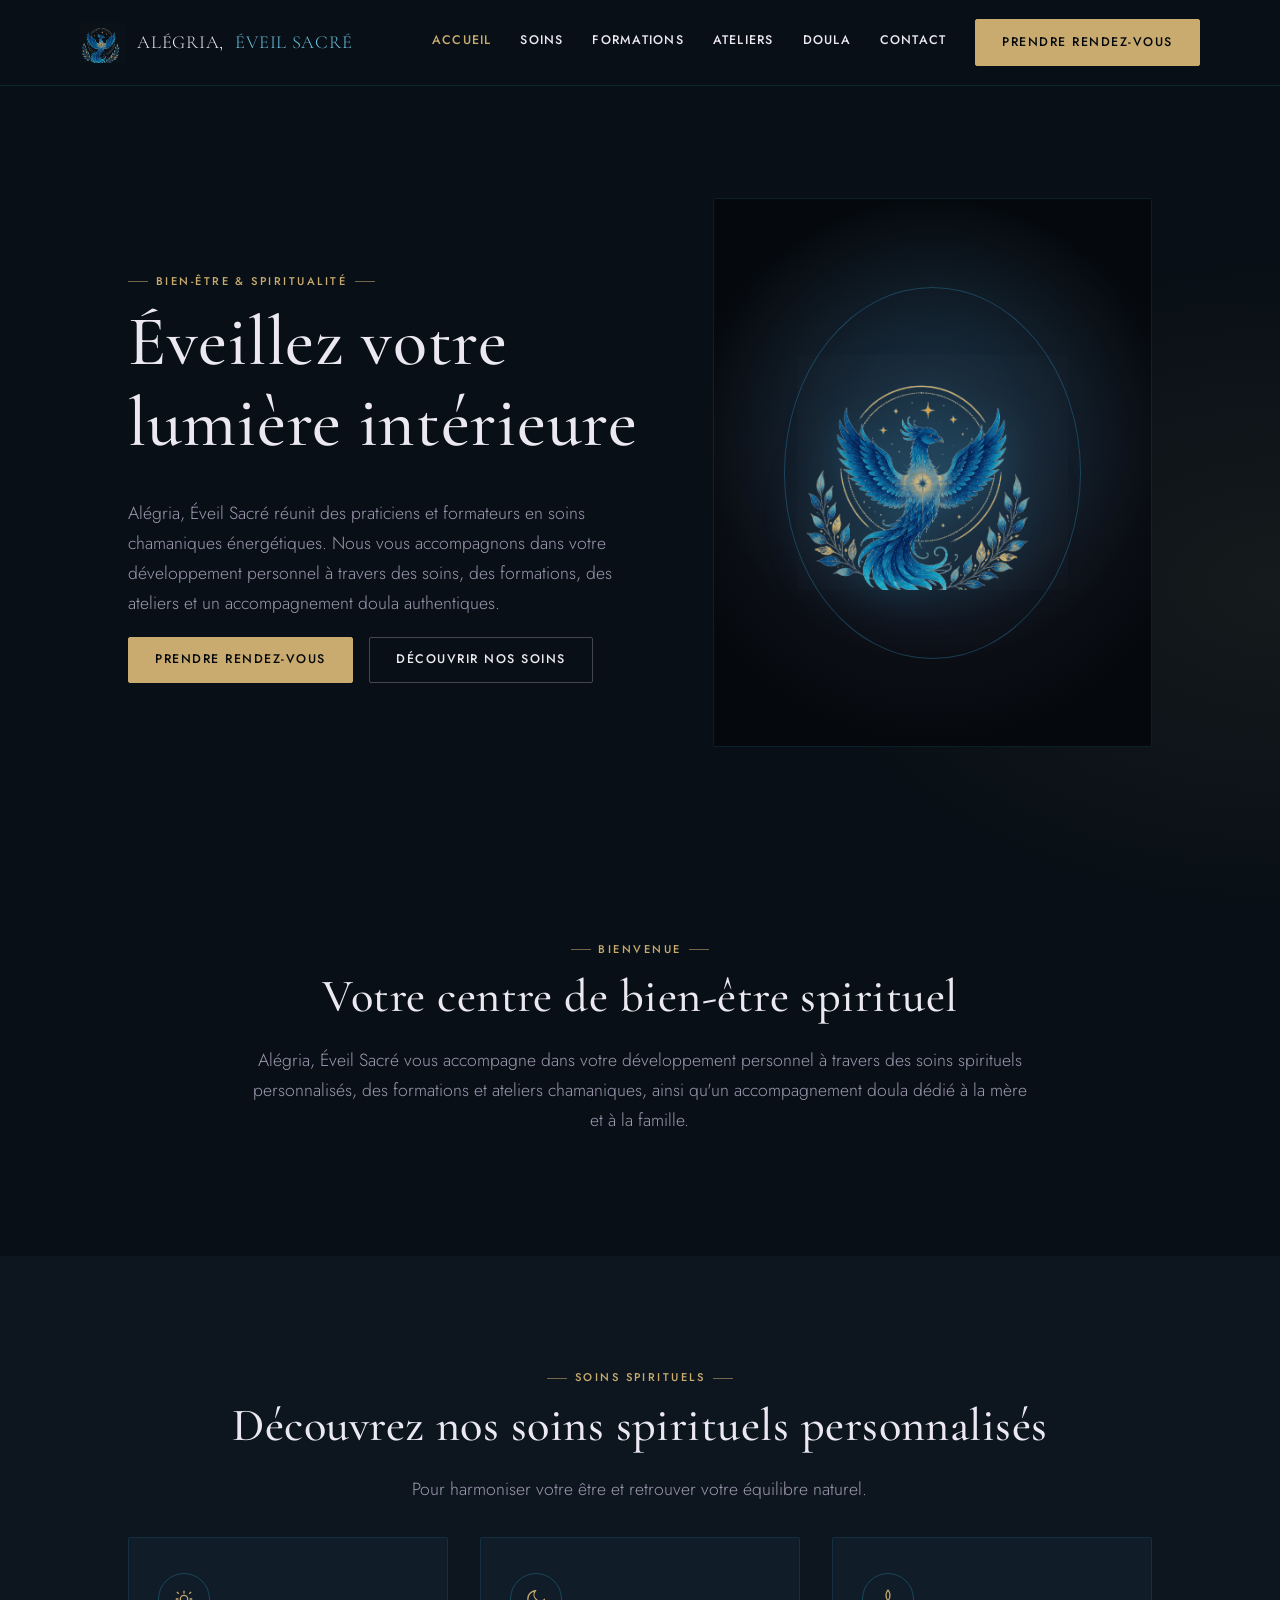
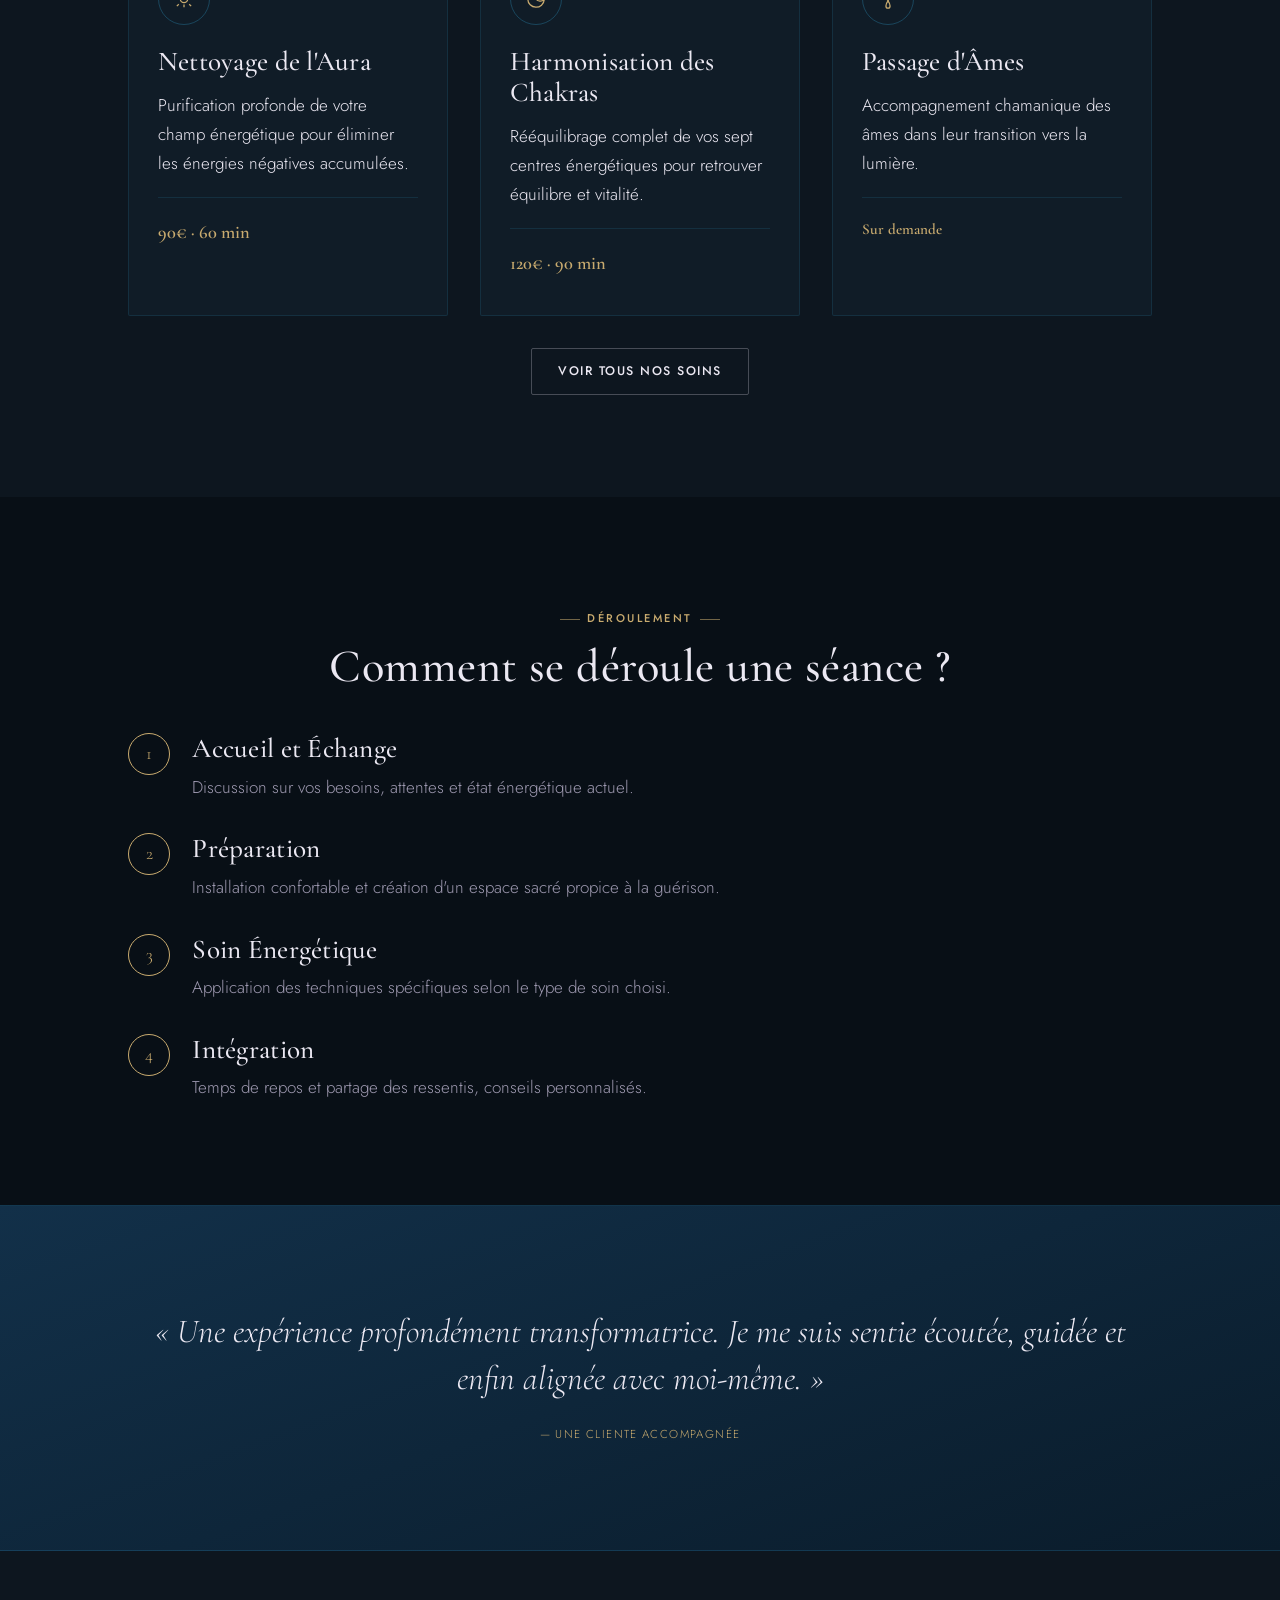
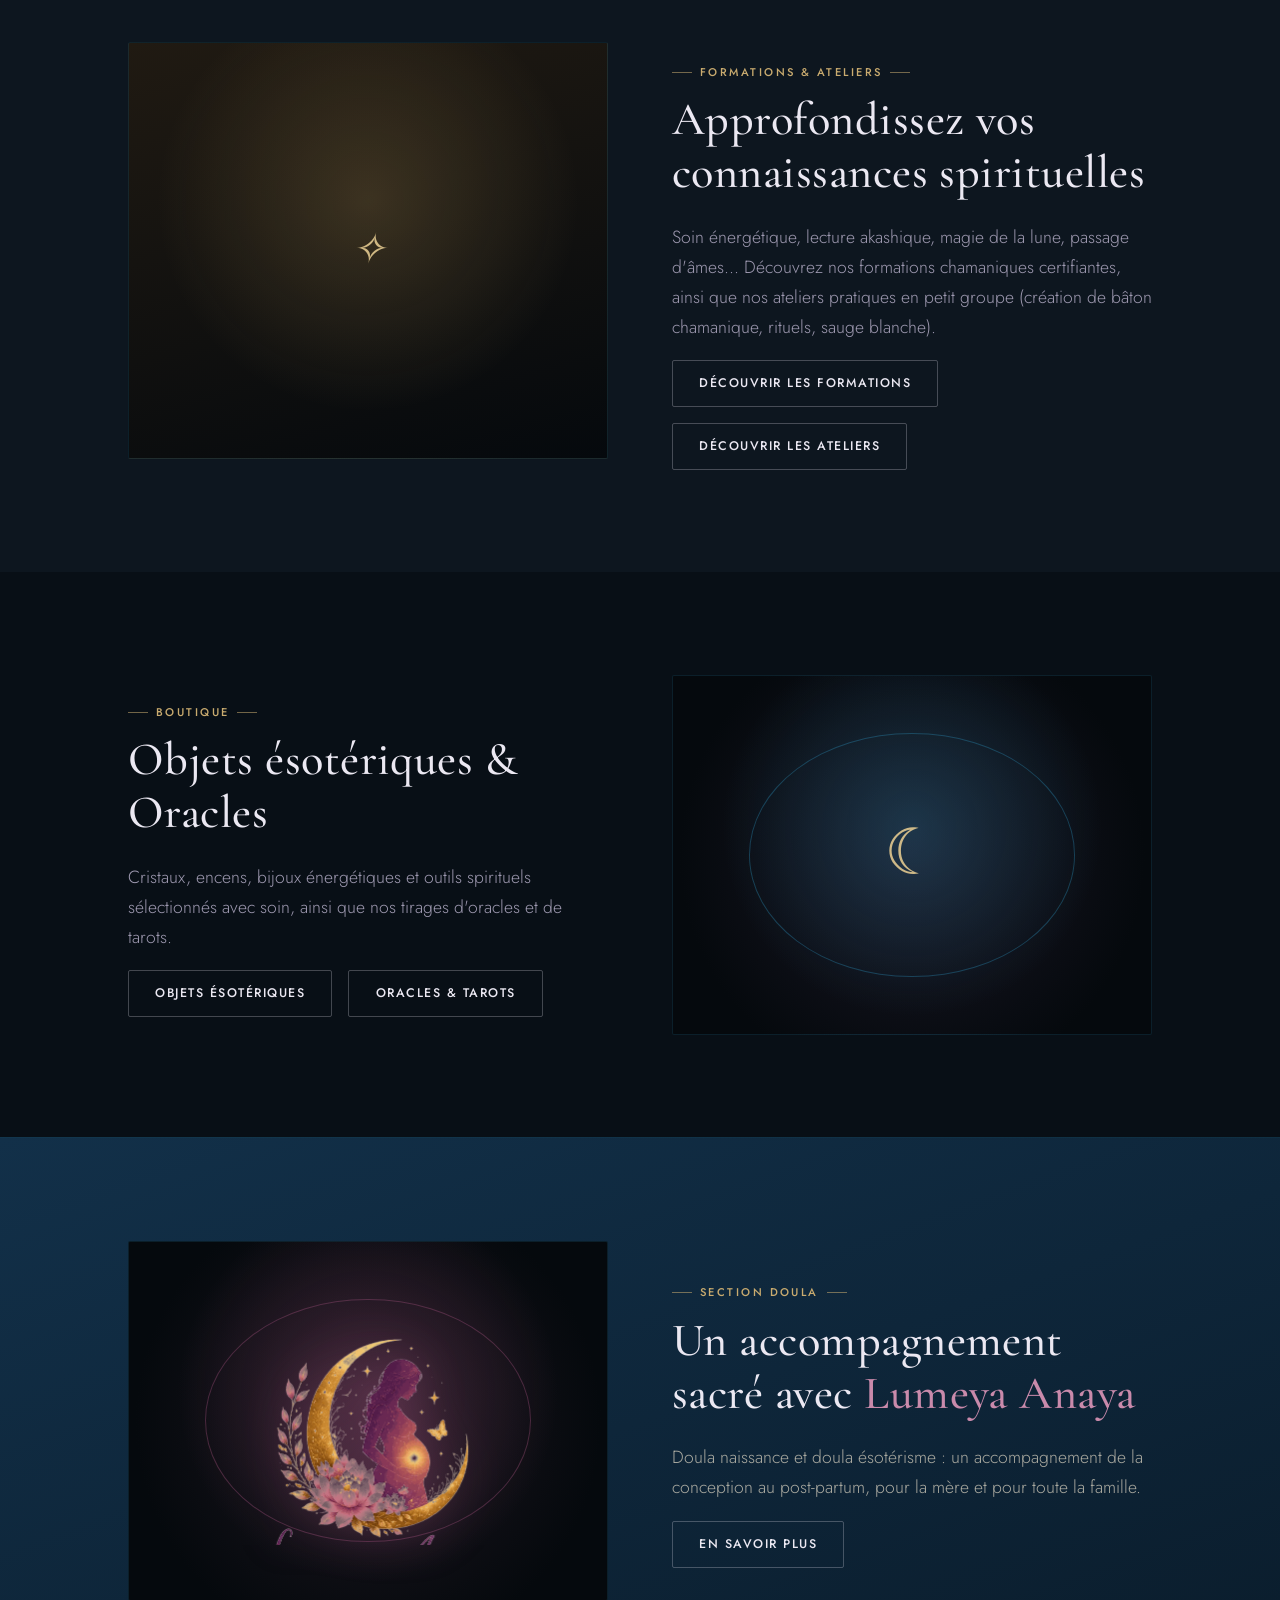
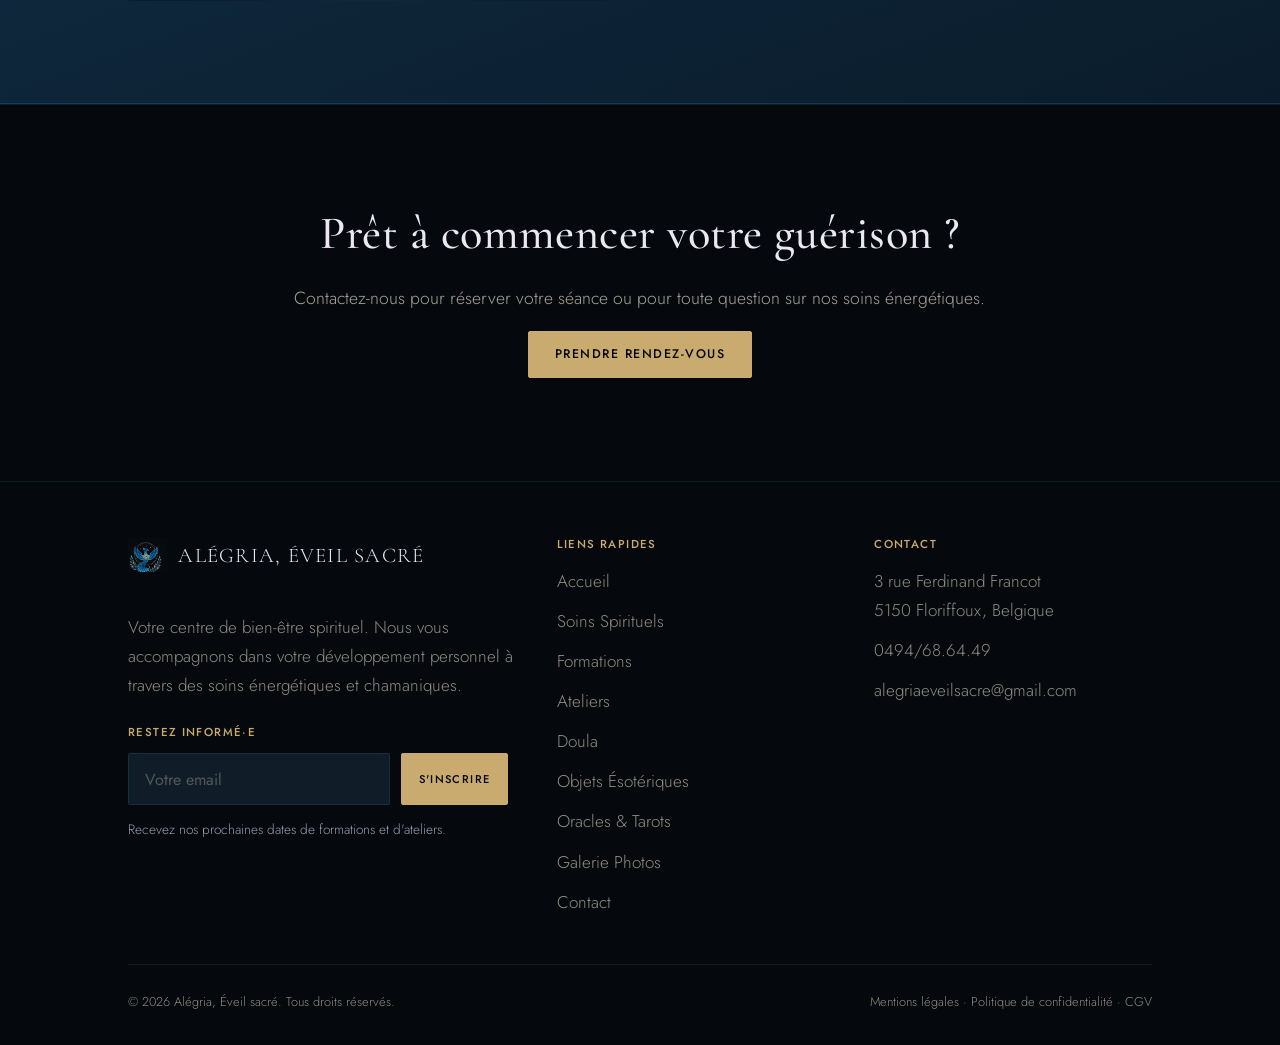
<file: index.html>
<!DOCTYPE html>
<html lang="fr">
<head>
<meta charset="UTF-8">
<meta name="viewport" content="width=device-width, initial-scale=1.0">
<title>Alégria, Éveil Sacré — Soins Chamaniques, Formations &amp; Doula à Floriffoux</title>
<meta name="description" content="Alégria, Éveil Sacré : praticiens et formateurs en soins chamaniques énergétiques à Floriffoux. Soins spirituels, formations ésotériques, ateliers, boutique et accompagnement doula. Prenez rendez-vous en ligne.">
<link rel="canonical" href="https://www.alegriaeveilsacre.be/">
<meta property="og:type" content="website">
<meta property="og:site_name" content="Alégria, Éveil Sacré">
<meta property="og:locale" content="fr_BE">
<meta property="og:title" content="Alégria, Éveil Sacré — Soins Chamaniques, Formations &amp; Doula à Floriffoux">
<meta property="og:description" content="Alégria, Éveil Sacré : praticiens et formateurs en soins chamaniques énergétiques à Floriffoux. Soins spirituels, formations ésotériques, ateliers, boutique et accompagnement doula. Prenez rendez-vous en ligne.">
<meta property="og:url" content="https://www.alegriaeveilsacre.be/">
<meta property="og:image" content="https://www.alegriaeveilsacre.be/assets/img/logo-full.png">
<meta name="twitter:card" content="summary">
<meta name="twitter:title" content="Alégria, Éveil Sacré — Soins Chamaniques, Formations &amp; Doula à Floriffoux">
<meta name="twitter:description" content="Alégria, Éveil Sacré : praticiens et formateurs en soins chamaniques énergétiques à Floriffoux. Soins spirituels, formations ésotériques, ateliers, boutique et accompagnement doula. Prenez rendez-vous en ligne.">
<meta name="twitter:image" content="https://www.alegriaeveilsacre.be/assets/img/logo-full.png">
<link rel="icon" type="image/png" href="assets/img/logo-icon.png">
<link rel="stylesheet" href="assets/css/style.css">
<script type="application/ld+json">
{
  "@context": "https://schema.org",
  "@type": "LocalBusiness",
  "name": "Alégria, Éveil Sacré",
  "image": "https://www.alegriaeveilsacre.be/assets/img/logo-full.png",
  "url": "https://www.alegriaeveilsacre.be/",
  "telephone": "+32494686449",
  "email": "alegriaeveilsacre@gmail.com",
  "priceRange": "€€",
  "description": "Centre de bien-être spirituel proposant soins énergétiques, soins chamaniques, formations ésotériques, ateliers, tirages d'oracles et de tarots et accompagnement doula, en cabinet ou à distance.",
  "address": {
    "@type": "PostalAddress",
    "streetAddress": "3 rue Ferdinand Francot",
    "postalCode": "5150",
    "addressLocality": "Floriffoux",
    "addressCountry": "BE"
  },
  "openingHoursSpecification": {
    "@type": "OpeningHoursSpecification",
    "dayOfWeek": ["Tuesday", "Wednesday", "Thursday", "Friday", "Saturday"],
    "opens": "09:00",
    "closes": "20:00"
  }
}
</script>
</head>
<body>

<header class="site-header">
  <div class="container site-header__inner">
    <a href="index.html" class="logo"><img src="assets/img/logo-icon.png" alt="" class="logo__mark">Alégria, <span>Éveil Sacré</span></a>
    <button class="nav-toggle" aria-label="Ouvrir le menu" aria-expanded="false">
      <span></span><span></span><span></span>
    </button>
    <nav class="main-nav">
      <a href="index.html">Accueil</a>
      <a href="soins-energetiques.html">Soins</a>
      <a href="formations.html">Formations</a>
      <a href="ateliers.html">Ateliers</a>
      <a href="doula.html">Doula</a>
      <a href="contact.html">Contact</a>
      <a href="rendez-vous.html" class="btn btn--primary main-nav__cta">Prendre Rendez-vous</a>
    </nav>
  </div>
</header>

<main>

  <!-- HERO -->
  <section class="hero">
    <div class="container hero__inner">
      <div>
        <span class="eyebrow">Bien-être &amp; spiritualité</span>
        <h1>Éveillez votre lumière intérieure</h1>
        <p class="lede">Alégria, Éveil Sacré réunit des praticiens et formateurs en soins chamaniques énergétiques. Nous vous accompagnons dans votre développement personnel à travers des soins, des formations, des ateliers et un accompagnement doula authentiques.</p>
        <div class="btn-row">
          <a href="rendez-vous.html" class="btn btn--primary">Prendre Rendez-vous</a>
          <a href="soins-energetiques.html" class="btn btn--outline">Découvrir nos Soins</a>
        </div>
      </div>
      <div class="hero__visual reveal">
        <div class="visual-orb">
          <div class="visual-orb__mark">
            <img src="assets/img/logo-icon.png" alt="Alégria, Éveil Sacré">
          </div>
        </div>
      </div>
    </div>
  </section>

  <!-- INTRO -->
  <section class="section">
    <div class="container text-center reveal">
      <span class="eyebrow">Bienvenue</span>
      <h2>Votre centre de bien-être spirituel</h2>
      <p class="lede">Alégria, Éveil Sacré vous accompagne dans votre développement personnel à travers des soins spirituels personnalisés, des formations et ateliers chamaniques, ainsi qu'un accompagnement doula dédié à la mère et à la famille.</p>
    </div>
  </section>

  <!-- SOINS PREVIEW -->
  <section class="section section--alt">
    <div class="container">
      <div class="text-center reveal">
        <span class="eyebrow">Soins Spirituels</span>
        <h2>Découvrez nos soins spirituels personnalisés</h2>
        <p class="lede">Pour harmoniser votre être et retrouver votre équilibre naturel.</p>
      </div>

      <div class="grid grid--3 mt-2">
        <div class="card reveal">
          <div class="card__icon">
            <svg viewBox="0 0 24 24" fill="none" stroke="currentColor" stroke-width="1.4"><path d="M12 3v3M12 18v3M4.2 4.2l2.1 2.1M17.7 17.7l2.1 2.1M3 12h3M18 12h3M4.2 19.8l2.1-2.1M17.7 6.3l2.1-2.1"/><circle cx="12" cy="12" r="4"/></svg>
          </div>
          <h3>Nettoyage de l'Aura</h3>
          <p>Purification profonde de votre champ énergétique pour éliminer les énergies négatives accumulées.</p>
          <div class="card__meta">
            <span class="price">90€ · 60 min</span>
          </div>
        </div>
        <div class="card reveal">
          <div class="card__icon">
            <svg viewBox="0 0 24 24" fill="none" stroke="currentColor" stroke-width="1.4"><path d="M21 12.8A9 9 0 1 1 11.2 3a7 7 0 0 0 9.8 9.8Z"/></svg>
          </div>
          <h3>Harmonisation des Chakras</h3>
          <p>Rééquilibrage complet de vos sept centres énergétiques pour retrouver équilibre et vitalité.</p>
          <div class="card__meta">
            <span class="price">120€ · 90 min</span>
          </div>
        </div>
        <div class="card reveal">
          <div class="card__icon">
            <svg viewBox="0 0 24 24" fill="none" stroke="currentColor" stroke-width="1.4"><path d="M12 2c-3 4-3 8 0 12s3 8 0 8M12 2c3 4 3 8 0 12s-3 8 0 8"/></svg>
          </div>
          <h3>Passage d'Âmes</h3>
          <p>Accompagnement chamanique des âmes dans leur transition vers la lumière.</p>
          <div class="card__meta">
            <span class="price" style="font-size:0.95rem;">Sur demande</span>
          </div>
        </div>
      </div>

      <div class="text-center mt-2 reveal">
        <a href="soins-energetiques.html" class="btn btn--outline">Voir tous nos soins</a>
      </div>
    </div>
  </section>

  <!-- COMMENT SE DEROULE UNE SEANCE -->
  <section class="section">
    <div class="container reveal">
      <div class="text-center">
        <span class="eyebrow">Déroulement</span>
        <h2>Comment se déroule une séance ?</h2>
      </div>

      <div class="step-list">
        <div class="step">
          <div class="step__num">1</div>
          <div>
            <h3>Accueil et Échange</h3>
            <p>Discussion sur vos besoins, attentes et état énergétique actuel.</p>
          </div>
        </div>
        <div class="step">
          <div class="step__num">2</div>
          <div>
            <h3>Préparation</h3>
            <p>Installation confortable et création d'un espace sacré propice à la guérison.</p>
          </div>
        </div>
        <div class="step">
          <div class="step__num">3</div>
          <div>
            <h3>Soin Énergétique</h3>
            <p>Application des techniques spécifiques selon le type de soin choisi.</p>
          </div>
        </div>
        <div class="step">
          <div class="step__num">4</div>
          <div>
            <h3>Intégration</h3>
            <p>Temps de repos et partage des ressentis, conseils personnalisés.</p>
          </div>
        </div>
      </div>
    </div>
  </section>

  <!-- TESTIMONIAL -->
  <section class="section section--olive">
    <div class="container text-center reveal">
      <p class="quote">« Une expérience profondément transformatrice. Je me suis sentie écoutée, guidée et enfin alignée avec moi-même. »</p>
      <span class="quote-cite">— Une cliente accompagnée</span>
    </div>
  </section>

  <!-- FORMATIONS TEASER -->
  <section class="section section--alt">
    <div class="container split reveal">
      <div class="split__visual tile-visual" data-glyph="✧" style="--tile-a:#efe9d8; --tile-b:#b9b183;"></div>
      <div>
        <span class="eyebrow">Formations &amp; Ateliers</span>
        <h2>Approfondissez vos connaissances spirituelles</h2>
        <p class="lede">Soin énergétique, lecture akashique, magie de la lune, passage d'âmes... Découvrez nos formations chamaniques certifiantes, ainsi que nos ateliers pratiques en petit groupe (création de bâton chamanique, rituels, sauge blanche).</p>
        <div class="btn-row">
          <a href="formations.html" class="btn btn--outline">Découvrir les formations</a>
          <a href="ateliers.html" class="btn btn--outline">Découvrir les ateliers</a>
        </div>
      </div>
    </div>
  </section>

  <!-- BOUTIQUE TEASER -->
  <section class="section">
    <div class="container split split--reverse reveal">
      <div class="split__visual visual-orb" role="img" aria-label="Objets ésotériques"></div>
      <div>
        <span class="eyebrow">Boutique</span>
        <h2>Objets ésotériques &amp; Oracles</h2>
        <p class="lede">Cristaux, encens, bijoux énergétiques et outils spirituels sélectionnés avec soin, ainsi que nos tirages d'oracles et de tarots.</p>
        <div class="btn-row">
          <a href="objets-esoteriques.html" class="btn btn--outline">Objets Ésotériques</a>
          <a href="oracles-tarots.html" class="btn btn--outline">Oracles &amp; Tarots</a>
        </div>
      </div>
    </div>
  </section>

  <!-- DOULA TEASER -->
  <section class="section section--olive">
    <div class="container split reveal">
      <div class="split__visual visual-orb visual-orb--mauve">
        <div class="visual-orb__mark">
          <img src="assets/img/doula-icon.png" alt="Lumeya Anaya, Doula Sacrée">
        </div>
      </div>
      <div>
        <span class="eyebrow">Section Doula</span>
        <h2>Un accompagnement sacré avec <span class="text-mauve">Lumeya Anaya</span></h2>
        <p class="lede">Doula naissance et doula ésotérisme : un accompagnement de la conception au post-partum, pour la mère et pour toute la famille.</p>
        <a href="doula.html" class="btn btn--outline">En savoir plus</a>
      </div>
    </div>
  </section>

  <!-- FINAL CTA -->
  <section class="section section--ink text-center reveal">
    <div class="container">
      <h2>Prêt à commencer votre guérison ?</h2>
      <p class="lede">Contactez-nous pour réserver votre séance ou pour toute question sur nos soins énergétiques.</p>
      <a href="rendez-vous.html" class="btn btn--primary">Prendre Rendez-vous</a>
    </div>
  </section>

</main>

<footer class="site-footer">
  <div class="container">
    <div class="footer-grid">
      <div>
        <div class="footer-logo"><img src="assets/img/logo-icon.png" alt="" class="logo__mark">Alégria, Éveil Sacré</div>
        <p class="mt-2">Votre centre de bien-être spirituel. Nous vous accompagnons dans votre développement personnel à travers des soins énergétiques et chamaniques.</p>
        <div class="newsletter">
          <h4>Restez informé·e</h4>
          <form class="newsletter-row" data-static-form novalidate>
            <input type="email" name="email" placeholder="Votre email" aria-label="Votre email" required>
            <button type="submit" class="btn btn--primary btn--sm">S'inscrire</button>
          </form>
          <p class="form-note">Recevez nos prochaines dates de formations et d'ateliers.</p>
          <div class="form-success">Merci ! Vous êtes inscrit·e à notre newsletter.</div>
        </div>
      </div>
      <div class="footer-col">
        <h4>Liens Rapides</h4>
        <ul>
          <li><a href="index.html">Accueil</a></li>
          <li><a href="soins-energetiques.html">Soins Spirituels</a></li>
          <li><a href="formations.html">Formations</a></li>
          <li><a href="ateliers.html">Ateliers</a></li>
          <li><a href="doula.html">Doula</a></li>
          <li><a href="objets-esoteriques.html">Objets Ésotériques</a></li>
          <li><a href="oracles-tarots.html">Oracles &amp; Tarots</a></li>
          <li><a href="galerie-photos.html">Galerie Photos</a></li>
          <li><a href="contact.html">Contact</a></li>
        </ul>
      </div>
      <div class="footer-col">
        <h4>Contact</h4>
        <ul>
          <li>3 rue Ferdinand Francot<br>5150 Floriffoux, Belgique</li>
          <li><a href="tel:+32494686449">0494/68.64.49</a></li>
          <li><a href="mailto:alegriaeveilsacre@gmail.com">alegriaeveilsacre@gmail.com</a></li>
        </ul>
      </div>
    </div>
    <div class="footer-bottom">
      <span>© 2026 Alégria, Éveil sacré. Tous droits réservés.</span>
      <span>
        <a href="mentions-legales.html">Mentions légales</a> ·
        <a href="politique-confidentialite.html">Politique de confidentialité</a> ·
        <a href="cgv.html">CGV</a>
      </span>
    </div>
  </div>
</footer>

<script src="assets/js/main.js"></script>
</body>
</html>
</file>
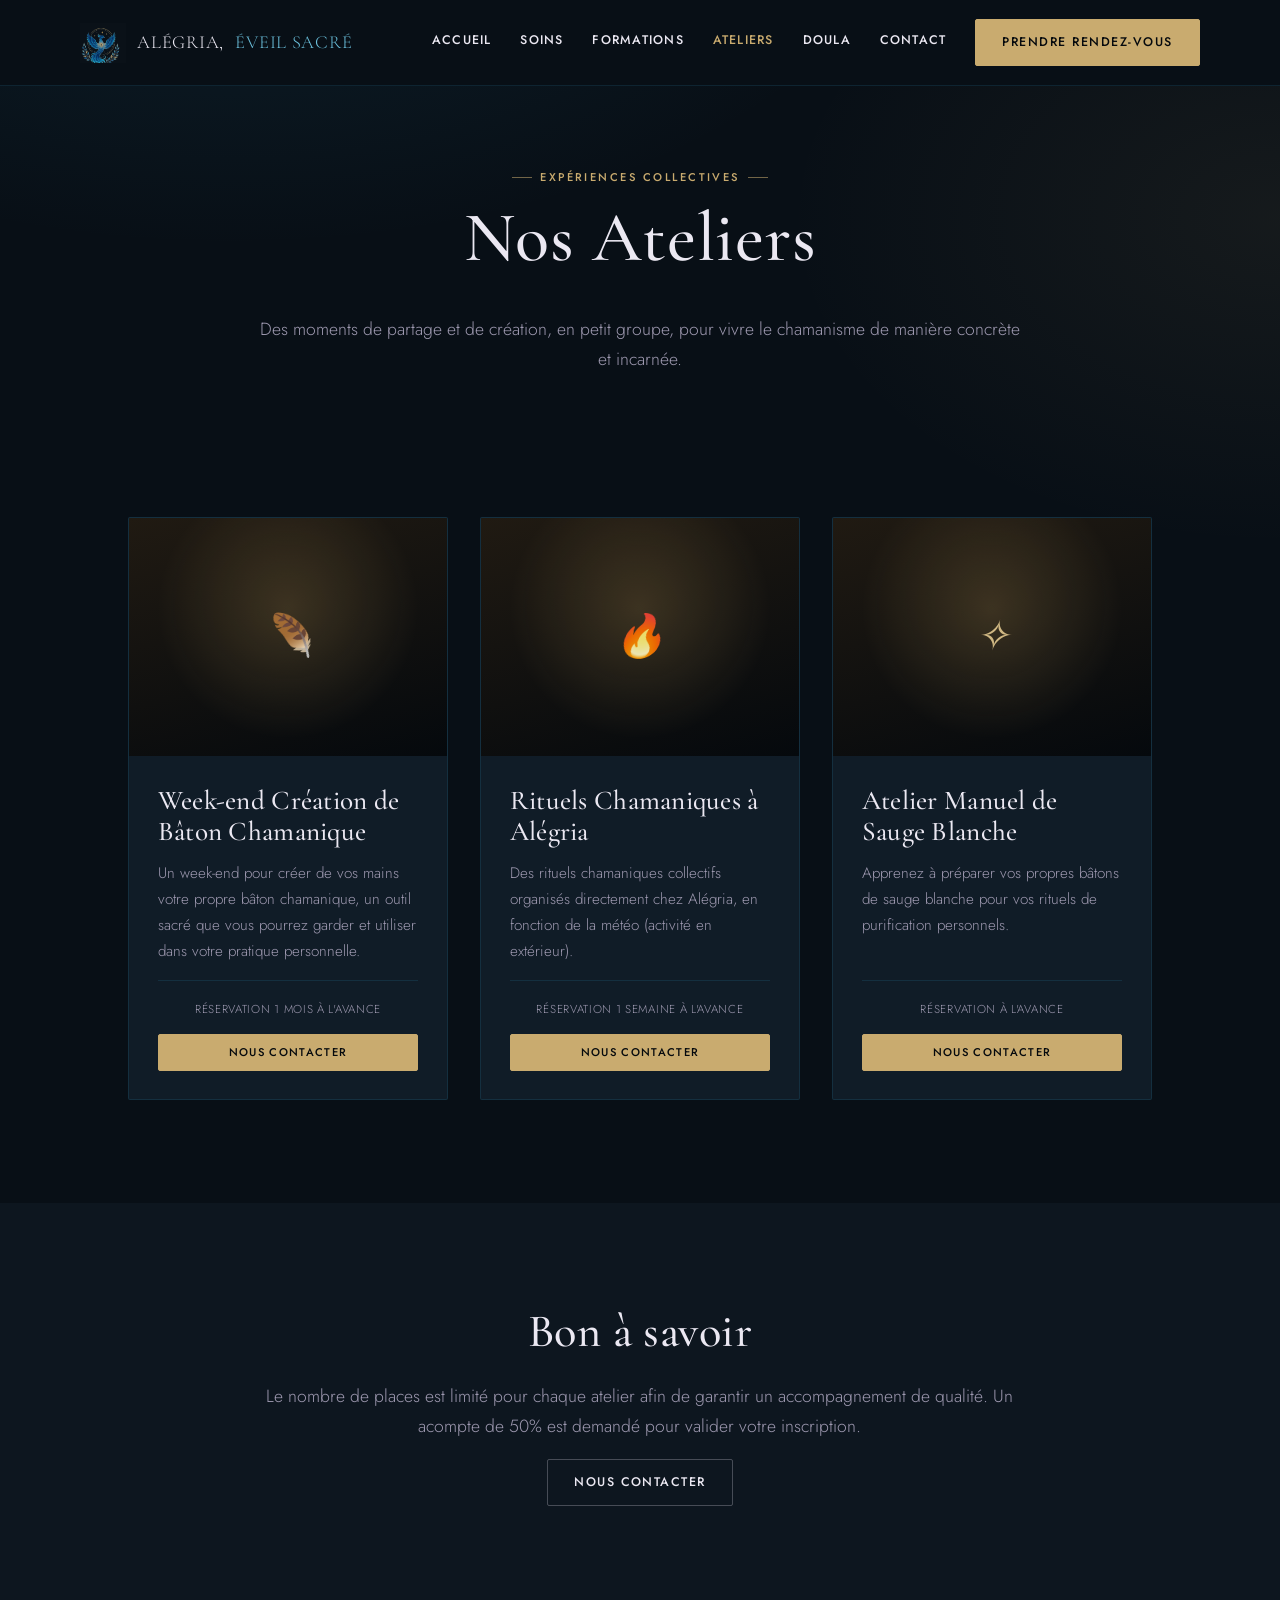
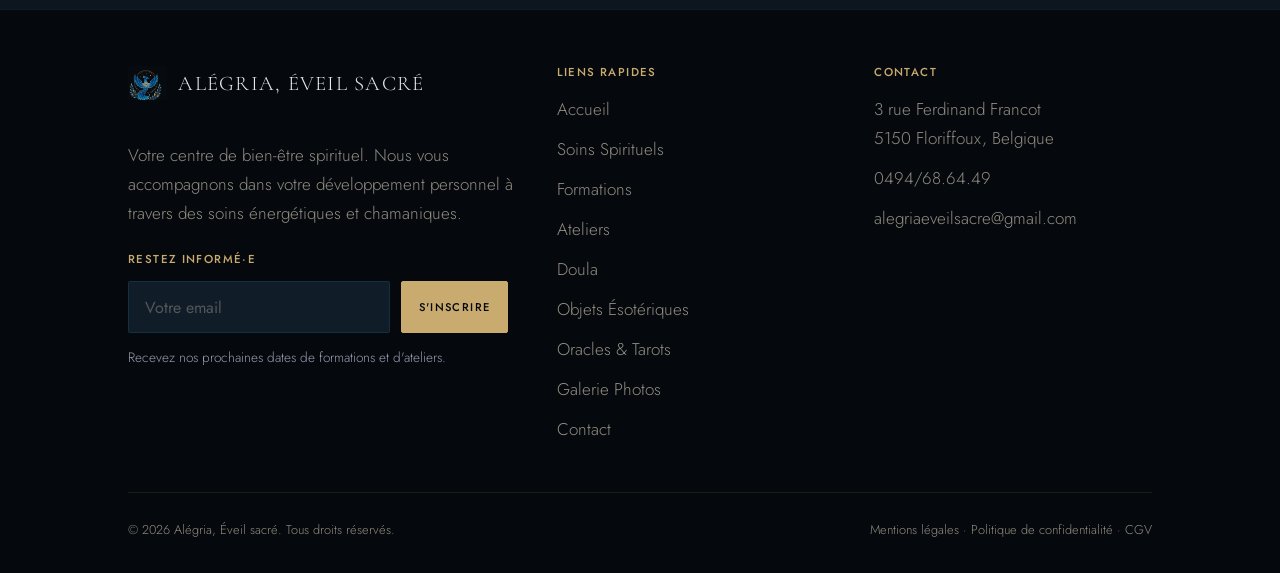
<file: ateliers.html>
<!DOCTYPE html>
<html lang="fr">
<head>
<meta charset="UTF-8">
<meta name="viewport" content="width=device-width, initial-scale=1.0">
<title>Nos Ateliers — Alégria, Éveil Sacré</title>
<meta name="description" content="Découvrez nos ateliers chamaniques : week-end de création de bâton chamanique, rituels chamaniques à Alégria, atelier manuel de sauge blanche.">
<link rel="canonical" href="https://www.alegriaeveilsacre.be/ateliers.html">
<meta property="og:type" content="website">
<meta property="og:site_name" content="Alégria, Éveil Sacré">
<meta property="og:locale" content="fr_BE">
<meta property="og:title" content="Nos Ateliers — Alégria, Éveil Sacré">
<meta property="og:description" content="Découvrez nos ateliers chamaniques : week-end de création de bâton chamanique, rituels chamaniques à Alégria, atelier manuel de sauge blanche.">
<meta property="og:url" content="https://www.alegriaeveilsacre.be/ateliers.html">
<meta property="og:image" content="https://www.alegriaeveilsacre.be/assets/img/logo-full.png">
<meta name="twitter:card" content="summary">
<meta name="twitter:title" content="Nos Ateliers — Alégria, Éveil Sacré">
<meta name="twitter:description" content="Découvrez nos ateliers chamaniques : week-end de création de bâton chamanique, rituels chamaniques à Alégria, atelier manuel de sauge blanche.">
<meta name="twitter:image" content="https://www.alegriaeveilsacre.be/assets/img/logo-full.png">
<link rel="icon" type="image/png" href="assets/img/logo-icon.png">
<link rel="stylesheet" href="assets/css/style.css">
</head>
<body>

<header class="site-header">
  <div class="container site-header__inner">
    <a href="index.html" class="logo"><img src="assets/img/logo-icon.png" alt="" class="logo__mark">Alégria, <span>Éveil Sacré</span></a>
    <button class="nav-toggle" aria-label="Ouvrir le menu" aria-expanded="false">
      <span></span><span></span><span></span>
    </button>
    <nav class="main-nav">
      <a href="index.html">Accueil</a>
      <a href="soins-energetiques.html">Soins</a>
      <a href="formations.html">Formations</a>
      <a href="ateliers.html">Ateliers</a>
      <a href="doula.html">Doula</a>
      <a href="contact.html">Contact</a>
      <a href="rendez-vous.html" class="btn btn--primary main-nav__cta">Prendre Rendez-vous</a>
    </nav>
  </div>
</header>

<main>

  <section class="page-hero">
    <div class="container reveal">
      <span class="eyebrow">Expériences Collectives</span>
      <h1>Nos Ateliers</h1>
      <p class="lede">Des moments de partage et de création, en petit groupe, pour vivre le chamanisme de manière concrète et incarnée.</p>
    </div>
  </section>

  <section class="section">
    <div class="container">
      <div class="grid grid--3">

        <div class="offer-card reveal">
          <div class="offer-card__visual"><div class="theme-visual" data-glyph="🪶" style="--tv-a:#cbb072; --tv-b:#3a2f1e;"></div></div>
          <div class="offer-card__body">
            <h3>Week-end Création de Bâton Chamanique</h3>
            <p>Un week-end pour créer de vos mains votre propre bâton chamanique, un outil sacré que vous pourrez garder et utiliser dans votre pratique personnelle.</p>
            <div class="offer-card__foot offer-card__foot--stack">
              <span class="duration">Réservation 1 mois à l'avance</span>
              <a href="contact.html" class="btn btn--sm btn--primary">Nous Contacter</a>
            </div>
          </div>
        </div>

        <div class="offer-card reveal">
          <div class="offer-card__visual"><div class="theme-visual" data-glyph="🔥" style="--tv-a:#d68a5c; --tv-b:#5c1c14;"></div></div>
          <div class="offer-card__body">
            <h3>Rituels Chamaniques à Alégria</h3>
            <p>Des rituels chamaniques collectifs organisés directement chez Alégria, en fonction de la météo (activité en extérieur).</p>
            <div class="offer-card__foot offer-card__foot--stack">
              <span class="duration">Réservation 1 semaine à l'avance</span>
              <a href="contact.html" class="btn btn--sm btn--primary">Nous Contacter</a>
            </div>
          </div>
        </div>

        <div class="offer-card reveal">
          <div class="offer-card__visual"><div class="theme-visual" data-glyph="✧" style="--tv-a:#efe7da; --tv-b:#8c8862;"></div></div>
          <div class="offer-card__body">
            <h3>Atelier Manuel de Sauge Blanche</h3>
            <p>Apprenez à préparer vos propres bâtons de sauge blanche pour vos rituels de purification personnels.</p>
            <div class="offer-card__foot offer-card__foot--stack">
              <span class="duration">Réservation à l'avance</span>
              <a href="contact.html" class="btn btn--sm btn--primary">Nous Contacter</a>
            </div>
          </div>
        </div>

      </div>
    </div>
  </section>

  <section class="section section--alt text-center reveal">
    <div class="container">
      <h2>Bon à savoir</h2>
      <p class="lede">Le nombre de places est limité pour chaque atelier afin de garantir un accompagnement de qualité. Un acompte de 50% est demandé pour valider votre inscription.</p>
      <a href="contact.html" class="btn btn--outline">Nous Contacter</a>
    </div>
  </section>

</main>

<footer class="site-footer">
  <div class="container">
    <div class="footer-grid">
      <div>
        <div class="footer-logo"><img src="assets/img/logo-icon.png" alt="" class="logo__mark">Alégria, Éveil Sacré</div>
        <p class="mt-2">Votre centre de bien-être spirituel. Nous vous accompagnons dans votre développement personnel à travers des soins énergétiques et chamaniques.</p>
        <div class="newsletter">
          <h4>Restez informé·e</h4>
          <form class="newsletter-row" data-static-form novalidate>
            <input type="email" name="email" placeholder="Votre email" aria-label="Votre email" required>
            <button type="submit" class="btn btn--primary btn--sm">S'inscrire</button>
          </form>
          <p class="form-note">Recevez nos prochaines dates de formations et d'ateliers.</p>
          <div class="form-success">Merci ! Vous êtes inscrit·e à notre newsletter.</div>
        </div>
      </div>
      <div class="footer-col">
        <h4>Liens Rapides</h4>
        <ul>
          <li><a href="index.html">Accueil</a></li>
          <li><a href="soins-energetiques.html">Soins Spirituels</a></li>
          <li><a href="formations.html">Formations</a></li>
          <li><a href="ateliers.html">Ateliers</a></li>
          <li><a href="doula.html">Doula</a></li>
          <li><a href="objets-esoteriques.html">Objets Ésotériques</a></li>
          <li><a href="oracles-tarots.html">Oracles &amp; Tarots</a></li>
          <li><a href="galerie-photos.html">Galerie Photos</a></li>
          <li><a href="contact.html">Contact</a></li>
        </ul>
      </div>
      <div class="footer-col">
        <h4>Contact</h4>
        <ul>
          <li>3 rue Ferdinand Francot<br>5150 Floriffoux, Belgique</li>
          <li><a href="tel:+32494686449">0494/68.64.49</a></li>
          <li><a href="mailto:alegriaeveilsacre@gmail.com">alegriaeveilsacre@gmail.com</a></li>
        </ul>
      </div>
    </div>
    <div class="footer-bottom">
      <span>© 2026 Alégria, Éveil sacré. Tous droits réservés.</span>
      <span>
        <a href="mentions-legales.html">Mentions légales</a> ·
        <a href="politique-confidentialite.html">Politique de confidentialité</a> ·
        <a href="cgv.html">CGV</a>
      </span>
    </div>
  </div>
</footer>

<script src="assets/js/main.js"></script>
</body>
</html>
</file>
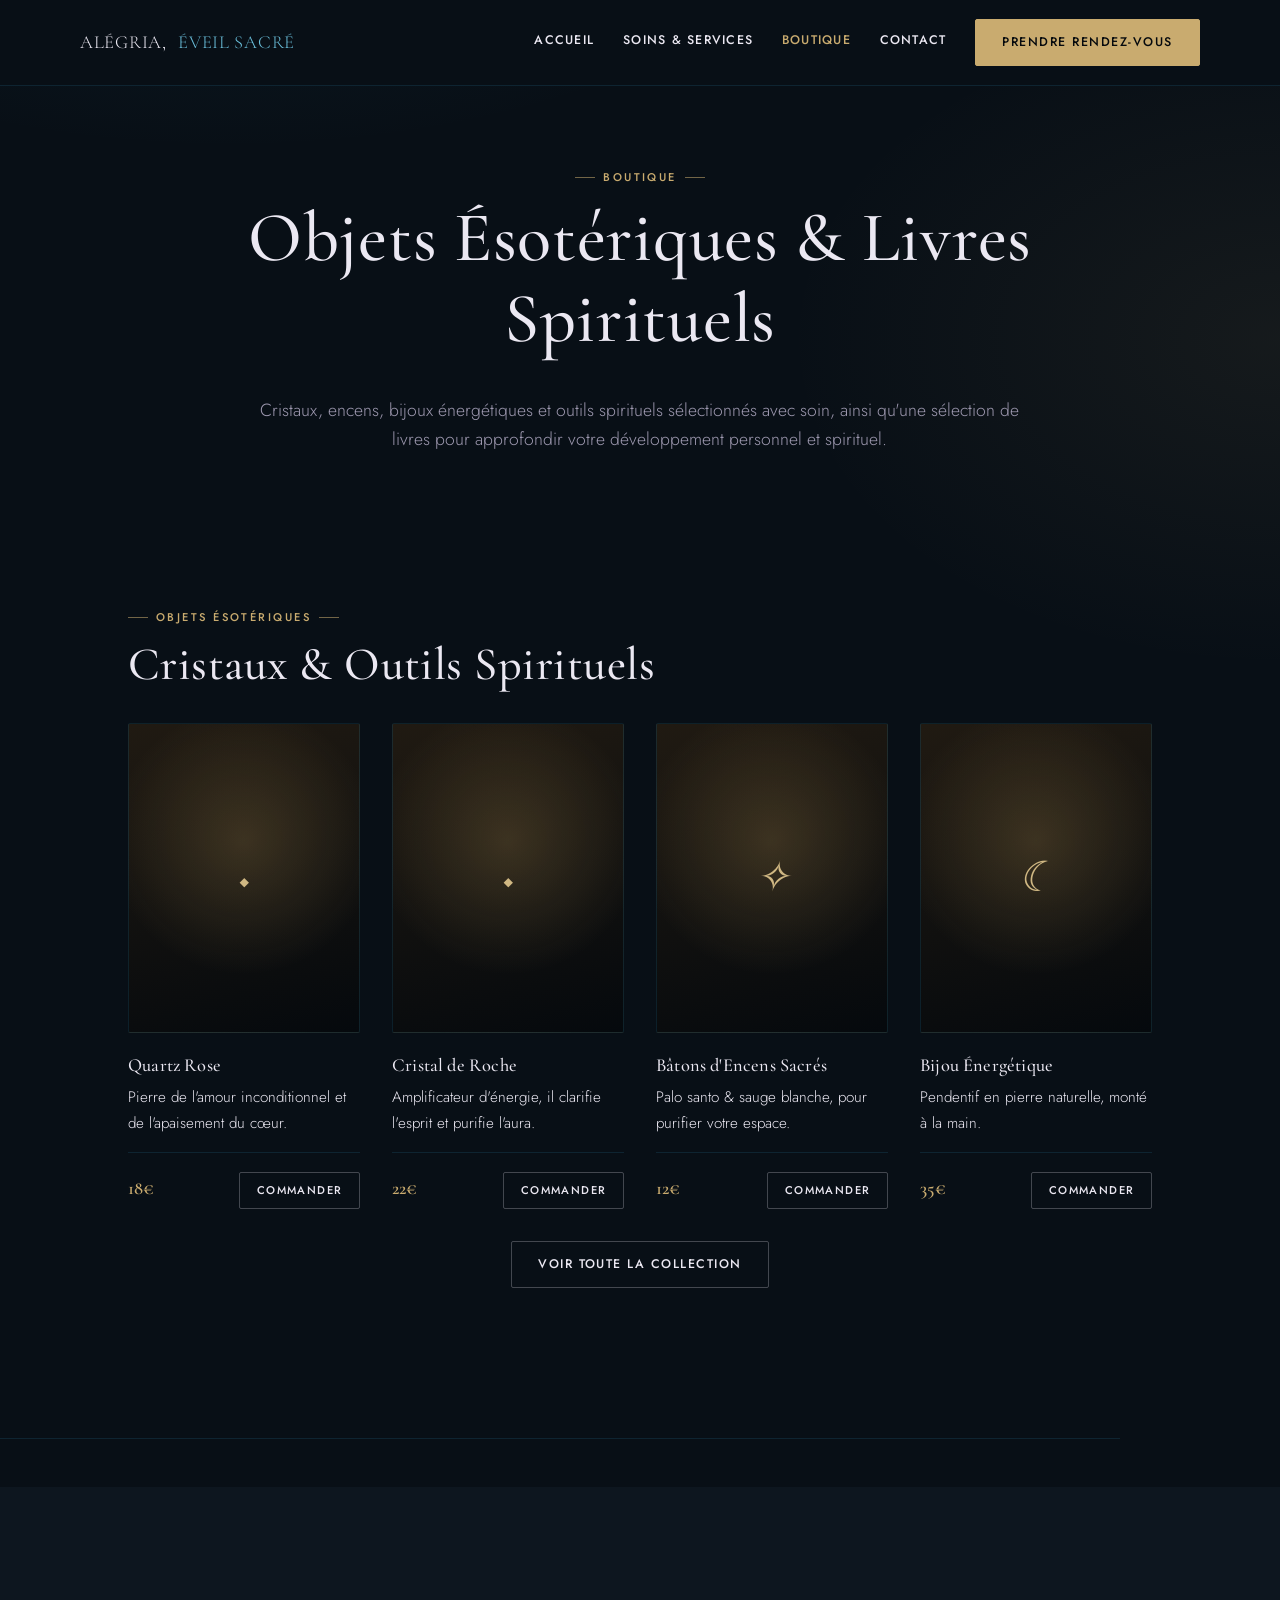
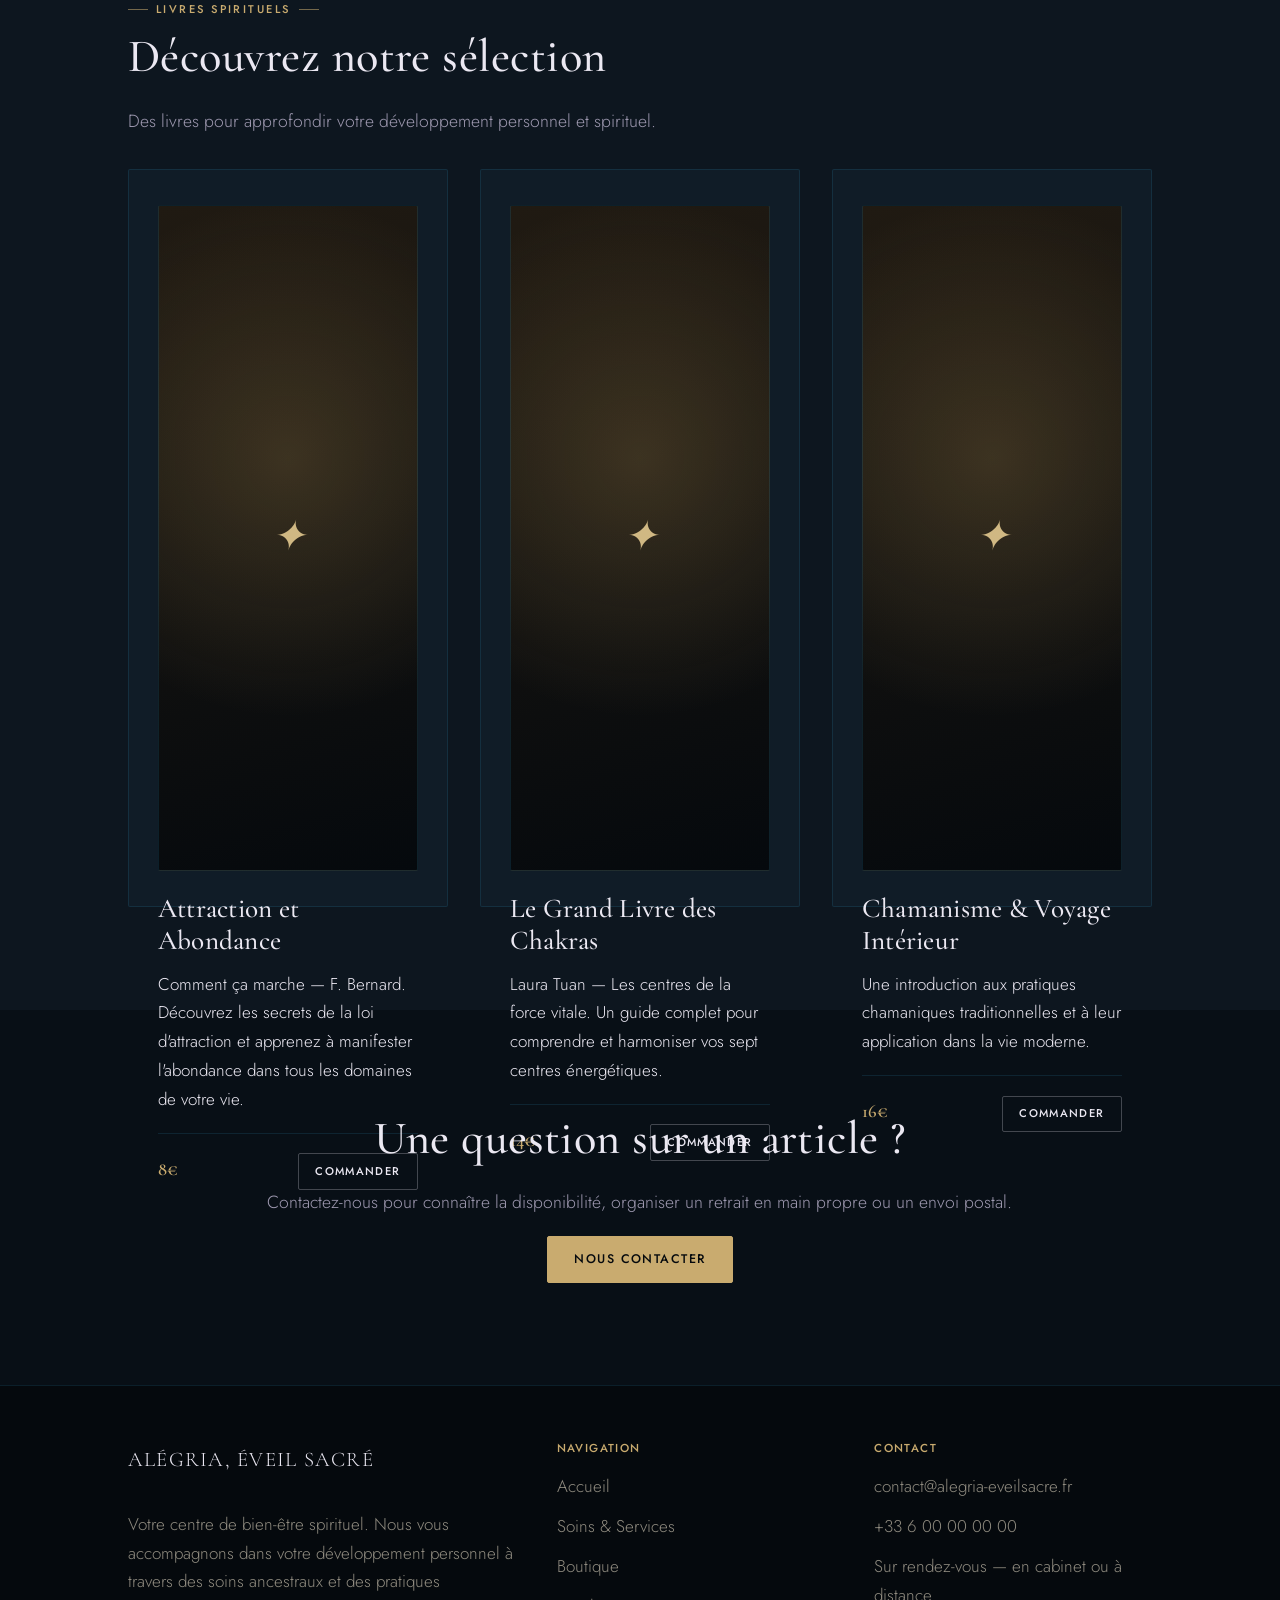
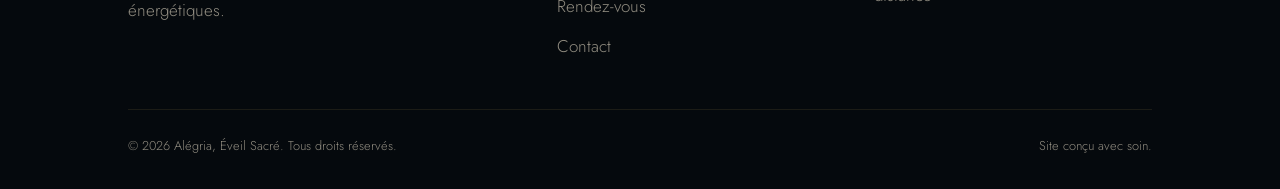
<file: boutique.html>
<!DOCTYPE html>
<html lang="fr">
<head>
<meta charset="UTF-8">
<meta name="viewport" content="width=device-width, initial-scale=1.0">
<title>Boutique — Objets Ésotériques & Livres Spirituels — Alégria, Éveil Sacré</title>
<meta name="description" content="Découvrez notre boutique : cristaux, encens, bijoux énergétiques, outils spirituels et livres pour approfondir votre développement personnel et spirituel.">
<link rel="stylesheet" href="assets/css/style.css">
</head>
<body>

<header class="site-header">
  <div class="container site-header__inner">
    <a href="index.html" class="logo">Alégria, <span>Éveil Sacré</span></a>
    <button class="nav-toggle" aria-label="Ouvrir le menu" aria-expanded="false">
      <span></span><span></span><span></span>
    </button>
    <nav class="main-nav">
      <a href="index.html">Accueil</a>
      <a href="services.html">Soins &amp; Services</a>
      <a href="boutique.html">Boutique</a>
      <a href="contact.html">Contact</a>
      <a href="rendez-vous.html" class="btn btn--primary main-nav__cta">Prendre Rendez-vous</a>
    </nav>
  </div>
</header>

<main>

  <section class="page-hero">
    <div class="container reveal">
      <span class="eyebrow">Boutique</span>
      <h1>Objets Ésotériques &amp; Livres Spirituels</h1>
      <p class="lede">Cristaux, encens, bijoux énergétiques et outils spirituels sélectionnés avec soin, ainsi qu'une sélection de livres pour approfondir votre développement personnel et spirituel.</p>
    </div>
  </section>

  <!-- OBJETS ESOTERIQUES -->
  <section class="section">
    <div class="container">
      <div class="reveal">
        <span class="eyebrow">Objets Ésotériques</span>
        <h2>Cristaux &amp; Outils Spirituels</h2>
      </div>

      <div class="grid grid--4 mt-2">
        <div class="reveal">
          <div class="tile-visual" data-glyph="◆" style="--tile-a:#f1ece0; --tile-b:#cbc4a0;"></div>
          <h3 style="font-size:1.15rem">Quartz Rose</h3>
          <p style="font-size:0.95rem">Pierre de l'amour inconditionnel et de l'apaisement du cœur.</p>
          <div class="card__meta">
            <span class="price">18€</span>
            <a href="contact.html" class="btn btn--sm btn--outline">Commander</a>
          </div>
        </div>
        <div class="reveal">
          <div class="tile-visual" data-glyph="◆" style="--tile-a:#e7e2d3; --tile-b:#9c9569;"></div>
          <h3 style="font-size:1.15rem">Cristal de Roche</h3>
          <p style="font-size:0.95rem">Amplificateur d'énergie, il clarifie l'esprit et purifie l'aura.</p>
          <div class="card__meta">
            <span class="price">22€</span>
            <a href="contact.html" class="btn btn--sm btn--outline">Commander</a>
          </div>
        </div>
        <div class="reveal">
          <div class="tile-visual" data-glyph="✧" style="--tile-a:#efe7da; --tile-b:#8c8862;"></div>
          <h3 style="font-size:1.15rem">Bâtons d'Encens Sacrés</h3>
          <p style="font-size:0.95rem">Palo santo &amp; sauge blanche, pour purifier votre espace.</p>
          <div class="card__meta">
            <span class="price">12€</span>
            <a href="contact.html" class="btn btn--sm btn--outline">Commander</a>
          </div>
        </div>
        <div class="reveal">
          <div class="tile-visual" data-glyph="☾" style="--tile-a:#e9e3d1; --tile-b:#6f6b45;"></div>
          <h3 style="font-size:1.15rem">Bijou Énergétique</h3>
          <p style="font-size:0.95rem">Pendentif en pierre naturelle, monté à la main.</p>
          <div class="card__meta">
            <span class="price">35€</span>
            <a href="contact.html" class="btn btn--sm btn--outline">Commander</a>
          </div>
        </div>
      </div>

      <div class="text-center mt-2 reveal">
        <a href="contact.html" class="btn btn--outline">Voir toute la collection</a>
      </div>
    </div>
  </section>

  <hr class="divider container">

  <!-- LIVRES SPIRITUELS -->
  <section class="section section--alt">
    <div class="container">
      <div class="reveal">
        <span class="eyebrow">Livres Spirituels</span>
        <h2>Découvrez notre sélection</h2>
        <p class="lede">Des livres pour approfondir votre développement personnel et spirituel.</p>
      </div>

      <div class="grid grid--3 mt-2">
        <div class="card reveal">
          <div class="tile-visual" data-glyph="✦" style="--tile-a:#d8b04a; --tile-b:#8a3b2b;"></div>
          <h3>Attraction et Abondance</h3>
          <p>Comment ça marche — F. Bernard. Découvrez les secrets de la loi d'attraction et apprenez à manifester l'abondance dans tous les domaines de votre vie.</p>
          <div class="card__meta">
            <span class="price">8€</span>
            <a href="contact.html" class="btn btn--sm btn--outline">Commander</a>
          </div>
        </div>
        <div class="card reveal">
          <div class="tile-visual" data-glyph="✦" style="--tile-a:#f2c9c2; --tile-b:#c98f7f;"></div>
          <h3>Le Grand Livre des Chakras</h3>
          <p>Laura Tuan — Les centres de la force vitale. Un guide complet pour comprendre et harmoniser vos sept centres énergétiques.</p>
          <div class="card__meta">
            <span class="price">14€</span>
            <a href="contact.html" class="btn btn--sm btn--outline">Commander</a>
          </div>
        </div>
        <div class="card reveal">
          <div class="tile-visual" data-glyph="✦" style="--tile-a:#cdd6c8; --tile-b:#5f6e52;"></div>
          <h3>Chamanisme &amp; Voyage Intérieur</h3>
          <p>Une introduction aux pratiques chamaniques traditionnelles et à leur application dans la vie moderne.</p>
          <div class="card__meta">
            <span class="price">16€</span>
            <a href="contact.html" class="btn btn--sm btn--outline">Commander</a>
          </div>
        </div>
      </div>
    </div>
  </section>

  <section class="section text-center reveal">
    <div class="container">
      <h2>Une question sur un article ?</h2>
      <p class="lede">Contactez-nous pour connaître la disponibilité, organiser un retrait en main propre ou un envoi postal.</p>
      <a href="contact.html" class="btn btn--primary">Nous Contacter</a>
    </div>
  </section>

</main>

<footer class="site-footer">
  <div class="container">
    <div class="footer-grid">
      <div>
        <div class="footer-logo">Alégria, Éveil Sacré</div>
        <p class="mt-2">Votre centre de bien-être spirituel. Nous vous accompagnons dans votre développement personnel à travers des soins ancestraux et des pratiques énergétiques.</p>
      </div>
      <div class="footer-col">
        <h4>Navigation</h4>
        <ul>
          <li><a href="index.html">Accueil</a></li>
          <li><a href="services.html">Soins &amp; Services</a></li>
          <li><a href="boutique.html">Boutique</a></li>
          <li><a href="rendez-vous.html">Rendez-vous</a></li>
          <li><a href="contact.html">Contact</a></li>
        </ul>
      </div>
      <div class="footer-col">
        <h4>Contact</h4>
        <ul>
          <li><a href="mailto:contact@alegria-eveilsacre.fr">contact@alegria-eveilsacre.fr</a></li>
          <li><a href="tel:+33600000000">+33 6 00 00 00 00</a></li>
          <li>Sur rendez-vous — en cabinet ou à distance</li>
        </ul>
      </div>
    </div>
    <div class="footer-bottom">
      <span>© 2026 Alégria, Éveil Sacré. Tous droits réservés.</span>
      <span>Site conçu avec soin.</span>
    </div>
  </div>
</footer>

<script src="assets/js/main.js"></script>
</body>
</html>
</file>
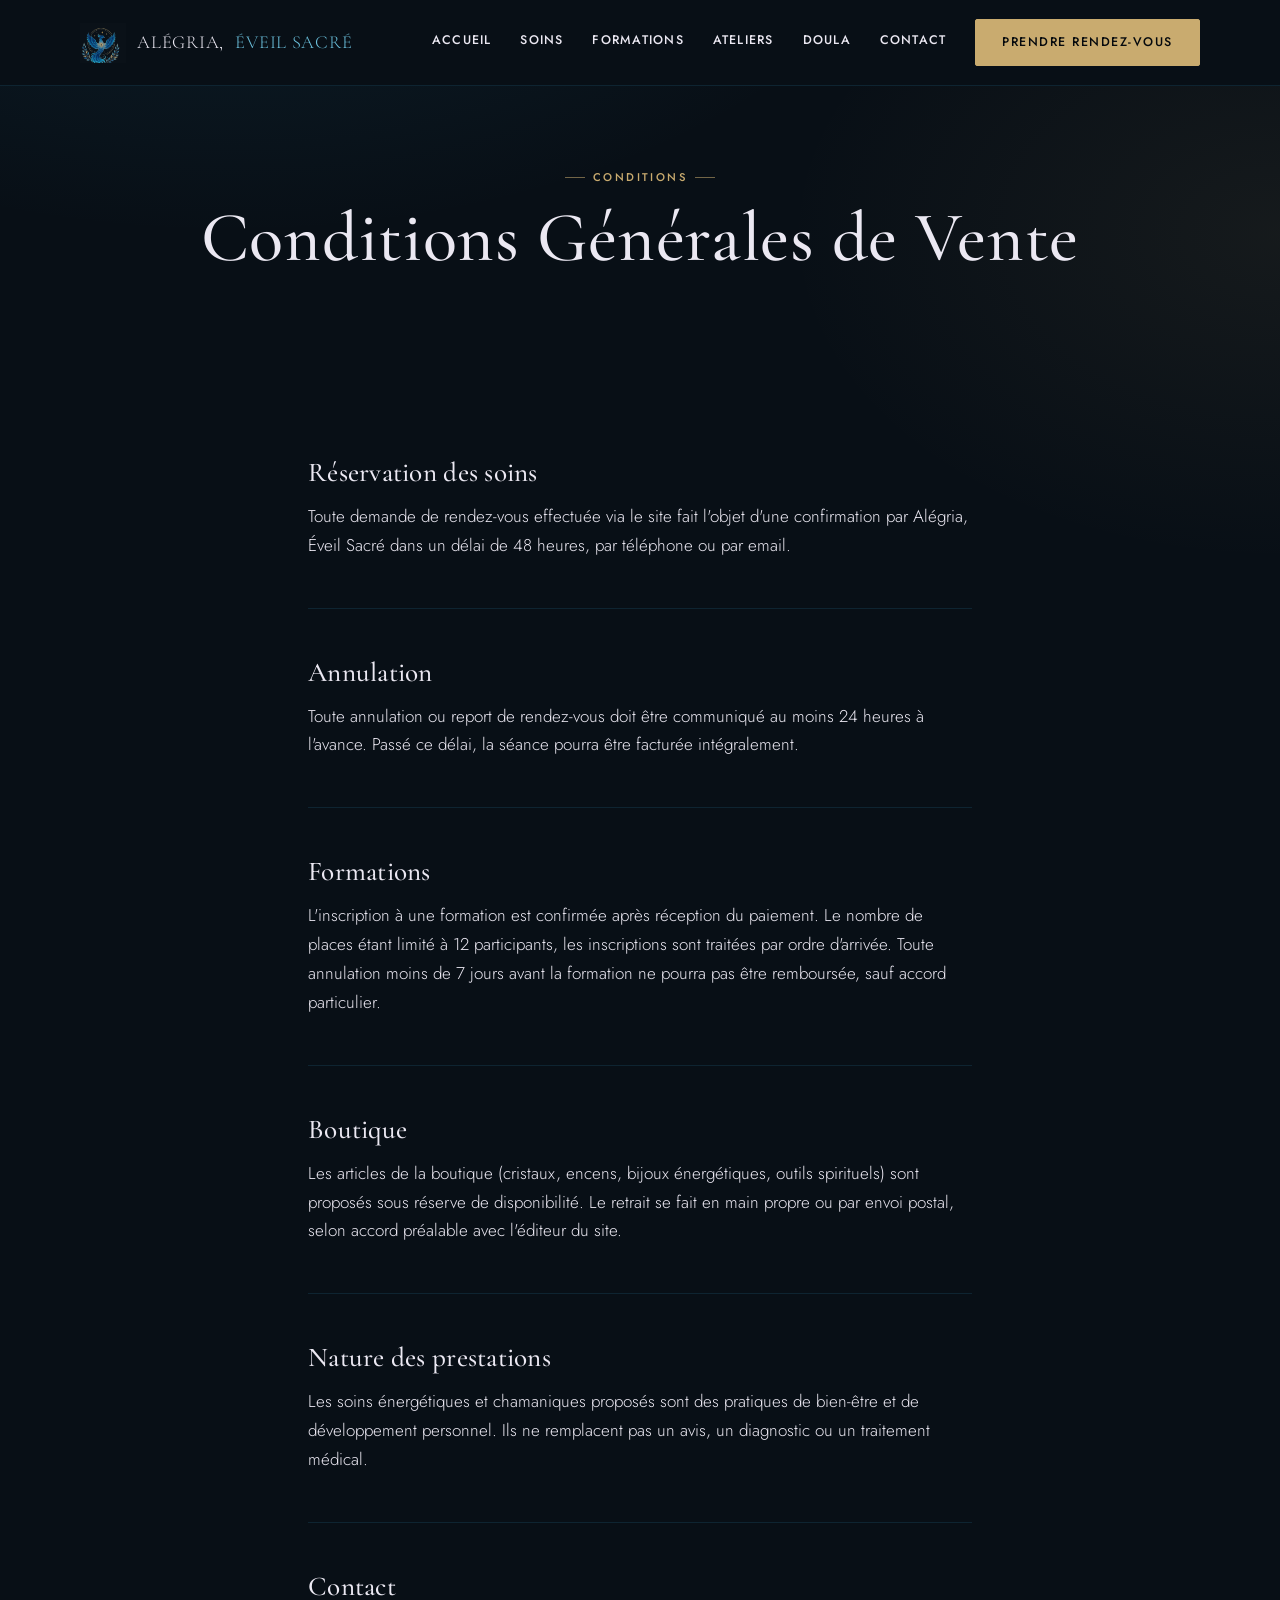
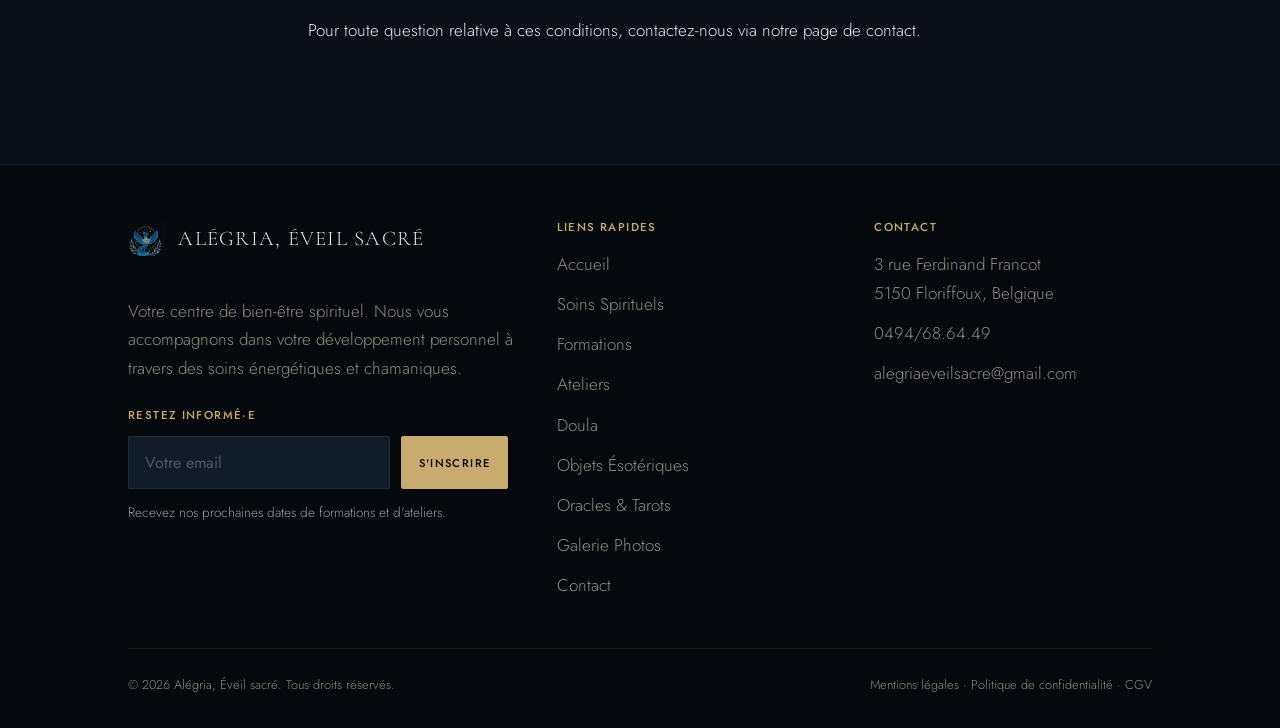
<file: cgv.html>
<!DOCTYPE html>
<html lang="fr">
<head>
<meta charset="UTF-8">
<meta name="viewport" content="width=device-width, initial-scale=1.0">
<title>Conditions Générales de Vente — Alégria, Éveil Sacré</title>
<meta name="description" content="Conditions générales de vente des soins, formations et produits d'Alégria, Éveil Sacré.">
<link rel="canonical" href="https://www.alegriaeveilsacre.be/cgv.html">
<meta property="og:type" content="website">
<meta property="og:site_name" content="Alégria, Éveil Sacré">
<meta property="og:locale" content="fr_BE">
<meta property="og:title" content="Conditions Générales de Vente — Alégria, Éveil Sacré">
<meta property="og:description" content="Conditions générales de vente des soins, formations et produits d&#x27;Alégria, Éveil Sacré.">
<meta property="og:url" content="https://www.alegriaeveilsacre.be/cgv.html">
<meta property="og:image" content="https://www.alegriaeveilsacre.be/assets/img/logo-full.png">
<meta name="twitter:card" content="summary">
<meta name="twitter:title" content="Conditions Générales de Vente — Alégria, Éveil Sacré">
<meta name="twitter:description" content="Conditions générales de vente des soins, formations et produits d&#x27;Alégria, Éveil Sacré.">
<meta name="twitter:image" content="https://www.alegriaeveilsacre.be/assets/img/logo-full.png">
<link rel="icon" type="image/png" href="assets/img/logo-icon.png">
<link rel="stylesheet" href="assets/css/style.css">
</head>
<body>

<header class="site-header">
  <div class="container site-header__inner">
    <a href="index.html" class="logo"><img src="assets/img/logo-icon.png" alt="" class="logo__mark">Alégria, <span>Éveil Sacré</span></a>
    <button class="nav-toggle" aria-label="Ouvrir le menu" aria-expanded="false">
      <span></span><span></span><span></span>
    </button>
    <nav class="main-nav">
      <a href="index.html">Accueil</a>
      <a href="soins-energetiques.html">Soins</a>
      <a href="formations.html">Formations</a>
      <a href="ateliers.html">Ateliers</a>
      <a href="doula.html">Doula</a>
      <a href="contact.html">Contact</a>
      <a href="rendez-vous.html" class="btn btn--primary main-nav__cta">Prendre Rendez-vous</a>
    </nav>
  </div>
</header>

<main>
  <section class="page-hero">
    <div class="container reveal">
      <span class="eyebrow">Conditions</span>
      <h1>Conditions Générales de Vente</h1>
    </div>
  </section>

  <section class="section">
    <div class="container reveal" style="max-width: 760px;">

      <h3>Réservation des soins</h3>
      <p>Toute demande de rendez-vous effectuée via le site fait l'objet d'une confirmation par Alégria, Éveil Sacré dans un délai de 48 heures, par téléphone ou par email.</p>

      <hr class="divider">

      <h3>Annulation</h3>
      <p>Toute annulation ou report de rendez-vous doit être communiqué au moins 24 heures à l'avance. Passé ce délai, la séance pourra être facturée intégralement.</p>

      <hr class="divider">

      <h3>Formations</h3>
      <p>L'inscription à une formation est confirmée après réception du paiement. Le nombre de places étant limité à 12 participants, les inscriptions sont traitées par ordre d'arrivée. Toute annulation moins de 7 jours avant la formation ne pourra pas être remboursée, sauf accord particulier.</p>

      <hr class="divider">

      <h3>Boutique</h3>
      <p>Les articles de la boutique (cristaux, encens, bijoux énergétiques, outils spirituels) sont proposés sous réserve de disponibilité. Le retrait se fait en main propre ou par envoi postal, selon accord préalable avec l'éditeur du site.</p>

      <hr class="divider">

      <h3>Nature des prestations</h3>
      <p>Les soins énergétiques et chamaniques proposés sont des pratiques de bien-être et de développement personnel. Ils ne remplacent pas un avis, un diagnostic ou un traitement médical.</p>

      <hr class="divider">

      <h3>Contact</h3>
      <p>Pour toute question relative à ces conditions, contactez-nous via notre <a href="contact.html">page de contact</a>.</p>

    </div>
  </section>
</main>

<footer class="site-footer">
  <div class="container">
    <div class="footer-grid">
      <div>
        <div class="footer-logo"><img src="assets/img/logo-icon.png" alt="" class="logo__mark">Alégria, Éveil Sacré</div>
        <p class="mt-2">Votre centre de bien-être spirituel. Nous vous accompagnons dans votre développement personnel à travers des soins énergétiques et chamaniques.</p>
        <div class="newsletter">
          <h4>Restez informé·e</h4>
          <form class="newsletter-row" data-static-form novalidate>
            <input type="email" name="email" placeholder="Votre email" aria-label="Votre email" required>
            <button type="submit" class="btn btn--primary btn--sm">S'inscrire</button>
          </form>
          <p class="form-note">Recevez nos prochaines dates de formations et d'ateliers.</p>
          <div class="form-success">Merci ! Vous êtes inscrit·e à notre newsletter.</div>
        </div>
      </div>
      <div class="footer-col">
        <h4>Liens Rapides</h4>
        <ul>
          <li><a href="index.html">Accueil</a></li>
          <li><a href="soins-energetiques.html">Soins Spirituels</a></li>
          <li><a href="formations.html">Formations</a></li>
          <li><a href="ateliers.html">Ateliers</a></li>
          <li><a href="doula.html">Doula</a></li>
          <li><a href="objets-esoteriques.html">Objets Ésotériques</a></li>
          <li><a href="oracles-tarots.html">Oracles &amp; Tarots</a></li>
          <li><a href="galerie-photos.html">Galerie Photos</a></li>
          <li><a href="contact.html">Contact</a></li>
        </ul>
      </div>
      <div class="footer-col">
        <h4>Contact</h4>
        <ul>
          <li>3 rue Ferdinand Francot<br>5150 Floriffoux, Belgique</li>
          <li><a href="tel:+32494686449">0494/68.64.49</a></li>
          <li><a href="mailto:alegriaeveilsacre@gmail.com">alegriaeveilsacre@gmail.com</a></li>
        </ul>
      </div>
    </div>
    <div class="footer-bottom">
      <span>© 2026 Alégria, Éveil sacré. Tous droits réservés.</span>
      <span>
        <a href="mentions-legales.html">Mentions légales</a> ·
        <a href="politique-confidentialite.html">Politique de confidentialité</a> ·
        <a href="cgv.html">CGV</a>
      </span>
    </div>
  </div>
</footer>

<script src="assets/js/main.js"></script>
</body>
</html>
</file>
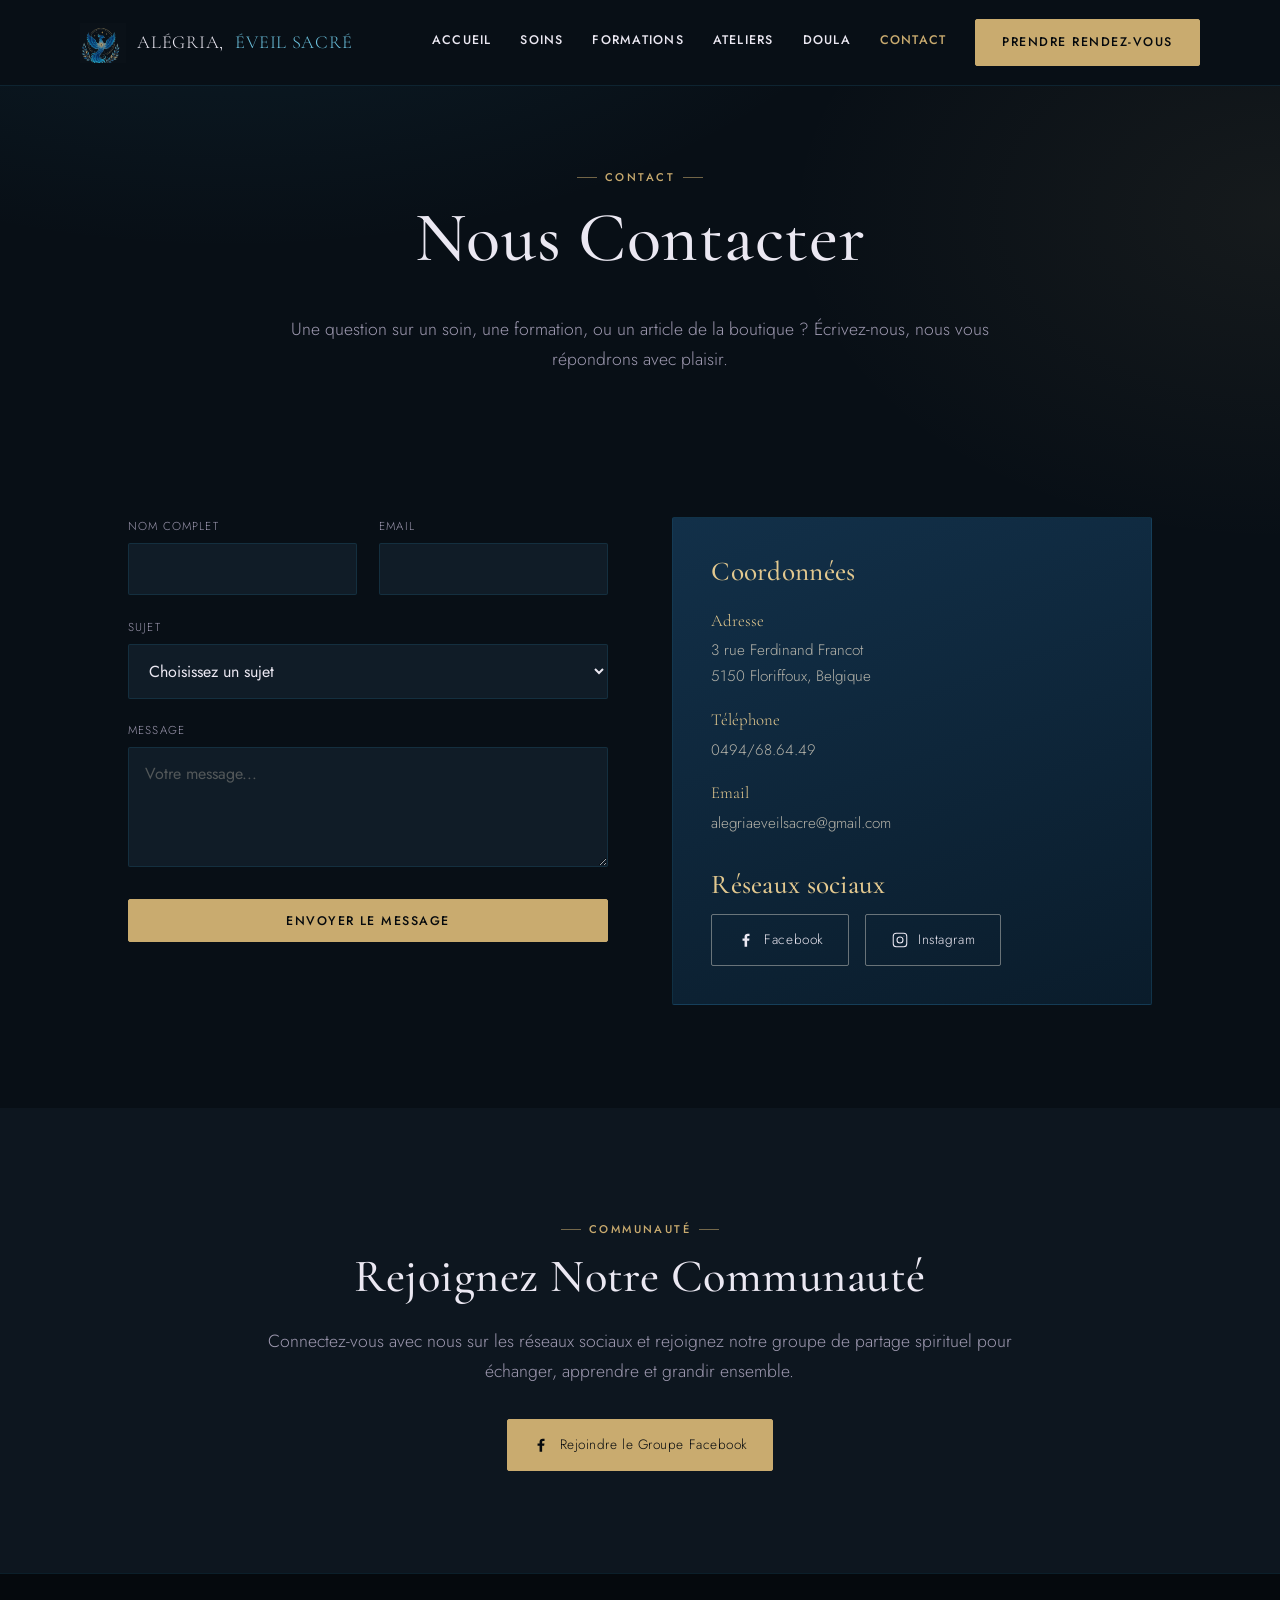
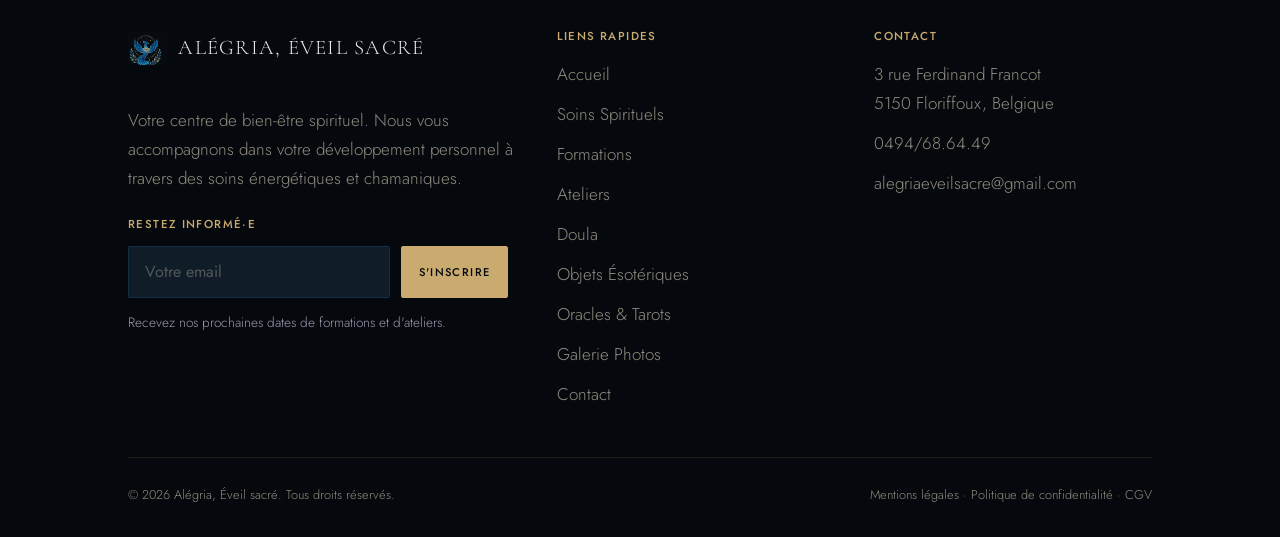
<file: contact.html>
<!DOCTYPE html>
<html lang="fr">
<head>
<meta charset="UTF-8">
<meta name="viewport" content="width=device-width, initial-scale=1.0">
<title>Contact — Alégria, Éveil Sacré</title>
<meta name="description" content="Contactez Alégria, Éveil Sacré à Floriffoux pour toute question sur nos soins énergétiques, nos formations ou notre boutique.">
<link rel="canonical" href="https://www.alegriaeveilsacre.be/contact.html">
<meta property="og:type" content="website">
<meta property="og:site_name" content="Alégria, Éveil Sacré">
<meta property="og:locale" content="fr_BE">
<meta property="og:title" content="Contact — Alégria, Éveil Sacré">
<meta property="og:description" content="Contactez Alégria, Éveil Sacré à Floriffoux pour toute question sur nos soins énergétiques, nos formations ou notre boutique.">
<meta property="og:url" content="https://www.alegriaeveilsacre.be/contact.html">
<meta property="og:image" content="https://www.alegriaeveilsacre.be/assets/img/logo-full.png">
<meta name="twitter:card" content="summary">
<meta name="twitter:title" content="Contact — Alégria, Éveil Sacré">
<meta name="twitter:description" content="Contactez Alégria, Éveil Sacré à Floriffoux pour toute question sur nos soins énergétiques, nos formations ou notre boutique.">
<meta name="twitter:image" content="https://www.alegriaeveilsacre.be/assets/img/logo-full.png">
<link rel="icon" type="image/png" href="assets/img/logo-icon.png">
<link rel="stylesheet" href="assets/css/style.css">
</head>
<body>

<header class="site-header">
  <div class="container site-header__inner">
    <a href="index.html" class="logo"><img src="assets/img/logo-icon.png" alt="" class="logo__mark">Alégria, <span>Éveil Sacré</span></a>
    <button class="nav-toggle" aria-label="Ouvrir le menu" aria-expanded="false">
      <span></span><span></span><span></span>
    </button>
    <nav class="main-nav">
      <a href="index.html">Accueil</a>
      <a href="soins-energetiques.html">Soins</a>
      <a href="formations.html">Formations</a>
      <a href="ateliers.html">Ateliers</a>
      <a href="doula.html">Doula</a>
      <a href="contact.html">Contact</a>
      <a href="rendez-vous.html" class="btn btn--primary main-nav__cta">Prendre Rendez-vous</a>
    </nav>
  </div>
</header>

<main>

  <section class="page-hero">
    <div class="container reveal">
      <span class="eyebrow">Contact</span>
      <h1>Nous Contacter</h1>
      <p class="lede">Une question sur un soin, une formation, ou un article de la boutique ? Écrivez-nous, nous vous répondrons avec plaisir.</p>
    </div>
  </section>

  <section class="section">
    <div class="container split" style="align-items:start;">

      <div class="reveal">
        <form class="form" data-static-form novalidate>
          <div class="form-row form-row--2">
            <div>
              <label for="c-nom">Nom complet</label>
              <input type="text" id="c-nom" name="nom" required autocomplete="name">
            </div>
            <div>
              <label for="c-email">Email</label>
              <input type="email" id="c-email" name="email" required autocomplete="email">
            </div>
          </div>
          <div>
            <label for="c-sujet">Sujet</label>
            <select id="c-sujet" name="sujet" required>
              <option value="" disabled selected>Choisissez un sujet</option>
              <option value="soins">Question sur un soin énergétique</option>
              <option value="formations">Question sur une formation</option>
              <option value="boutique">Question sur la boutique</option>
              <option value="oracles">Question sur un tirage oracle/tarot</option>
              <option value="autre">Autre demande</option>
            </select>
          </div>
          <div>
            <label for="c-message">Message</label>
            <textarea id="c-message" name="message" required placeholder="Votre message..."></textarea>
          </div>
          <button type="submit" class="btn btn--primary btn--full">Envoyer le message</button>
        </form>

        <div class="form-success">
          <p>✦ Merci pour votre message !</p>
          <p style="font-size:1rem; font-family: var(--font-body);">Nous vous répondrons dans les meilleurs délais.</p>
        </div>
      </div>

      <aside class="info-box reveal">
        <h3>Coordonnées</h3>
        <dl>
          <dt>Adresse</dt>
          <dd>3 rue Ferdinand Francot<br>5150 Floriffoux, Belgique</dd>
          <dt>Téléphone</dt>
          <dd><a href="tel:+32494686449">0494/68.64.49</a></dd>
          <dt>Email</dt>
          <dd><a href="mailto:alegriaeveilsacre@gmail.com">alegriaeveilsacre@gmail.com</a></dd>
        </dl>

        <h3 class="mt-2">Réseaux sociaux</h3>
        <div class="social-row" style="justify-content:flex-start">
          <a href="#" class="social-btn social-btn--outline" style="border-color:rgba(244,239,227,0.4)">
            <svg viewBox="0 0 24 24" fill="currentColor"><path d="M13.5 21v-8h2.7l.4-3.1h-3.1V8c0-.9.25-1.5 1.55-1.5H16.7V3.7C16.4 3.66 15.4 3.6 14.2 3.6c-2.4 0-4.1 1.47-4.1 4.16V10H7.4v3.1h2.7v8h3.4Z"/></svg>
            Facebook
          </a>
          <a href="#" class="social-btn social-btn--outline" style="border-color:rgba(244,239,227,0.4)">
            <svg viewBox="0 0 24 24" fill="none" stroke="currentColor" stroke-width="1.4"><rect x="3" y="3" width="18" height="18" rx="4"/><circle cx="12" cy="12" r="4"/><circle cx="17.2" cy="6.8" r="0.6" fill="currentColor" stroke="none"/></svg>
            Instagram
          </a>
        </div>
      </aside>

    </div>
  </section>

  <section class="section section--alt text-center reveal">
    <div class="container">
      <span class="eyebrow">Communauté</span>
      <h2>Rejoignez Notre Communauté</h2>
      <p class="lede">Connectez-vous avec nous sur les réseaux sociaux et rejoignez notre groupe de partage spirituel pour échanger, apprendre et grandir ensemble.</p>
      <div class="social-row mt-2">
        <a href="#" class="social-btn social-btn--filled">
          <svg viewBox="0 0 24 24" fill="currentColor"><path d="M13.5 21v-8h2.7l.4-3.1h-3.1V8c0-.9.25-1.5 1.55-1.5H16.7V3.7C16.4 3.66 15.4 3.6 14.2 3.6c-2.4 0-4.1 1.47-4.1 4.16V10H7.4v3.1h2.7v8h3.4Z"/></svg>
          Rejoindre le Groupe Facebook
        </a>
      </div>
    </div>
  </section>

</main>

<footer class="site-footer">
  <div class="container">
    <div class="footer-grid">
      <div>
        <div class="footer-logo"><img src="assets/img/logo-icon.png" alt="" class="logo__mark">Alégria, Éveil Sacré</div>
        <p class="mt-2">Votre centre de bien-être spirituel. Nous vous accompagnons dans votre développement personnel à travers des soins énergétiques et chamaniques.</p>
        <div class="newsletter">
          <h4>Restez informé·e</h4>
          <form class="newsletter-row" data-static-form novalidate>
            <input type="email" name="email" placeholder="Votre email" aria-label="Votre email" required>
            <button type="submit" class="btn btn--primary btn--sm">S'inscrire</button>
          </form>
          <p class="form-note">Recevez nos prochaines dates de formations et d'ateliers.</p>
          <div class="form-success">Merci ! Vous êtes inscrit·e à notre newsletter.</div>
        </div>
      </div>
      <div class="footer-col">
        <h4>Liens Rapides</h4>
        <ul>
          <li><a href="index.html">Accueil</a></li>
          <li><a href="soins-energetiques.html">Soins Spirituels</a></li>
          <li><a href="formations.html">Formations</a></li>
          <li><a href="ateliers.html">Ateliers</a></li>
          <li><a href="doula.html">Doula</a></li>
          <li><a href="objets-esoteriques.html">Objets Ésotériques</a></li>
          <li><a href="oracles-tarots.html">Oracles &amp; Tarots</a></li>
          <li><a href="galerie-photos.html">Galerie Photos</a></li>
          <li><a href="contact.html">Contact</a></li>
        </ul>
      </div>
      <div class="footer-col">
        <h4>Contact</h4>
        <ul>
          <li>3 rue Ferdinand Francot<br>5150 Floriffoux, Belgique</li>
          <li><a href="tel:+32494686449">0494/68.64.49</a></li>
          <li><a href="mailto:alegriaeveilsacre@gmail.com">alegriaeveilsacre@gmail.com</a></li>
        </ul>
      </div>
    </div>
    <div class="footer-bottom">
      <span>© 2026 Alégria, Éveil sacré. Tous droits réservés.</span>
      <span>
        <a href="mentions-legales.html">Mentions légales</a> ·
        <a href="politique-confidentialite.html">Politique de confidentialité</a> ·
        <a href="cgv.html">CGV</a>
      </span>
    </div>
  </div>
</footer>

<script src="assets/js/main.js"></script>
</body>
</html>
</file>
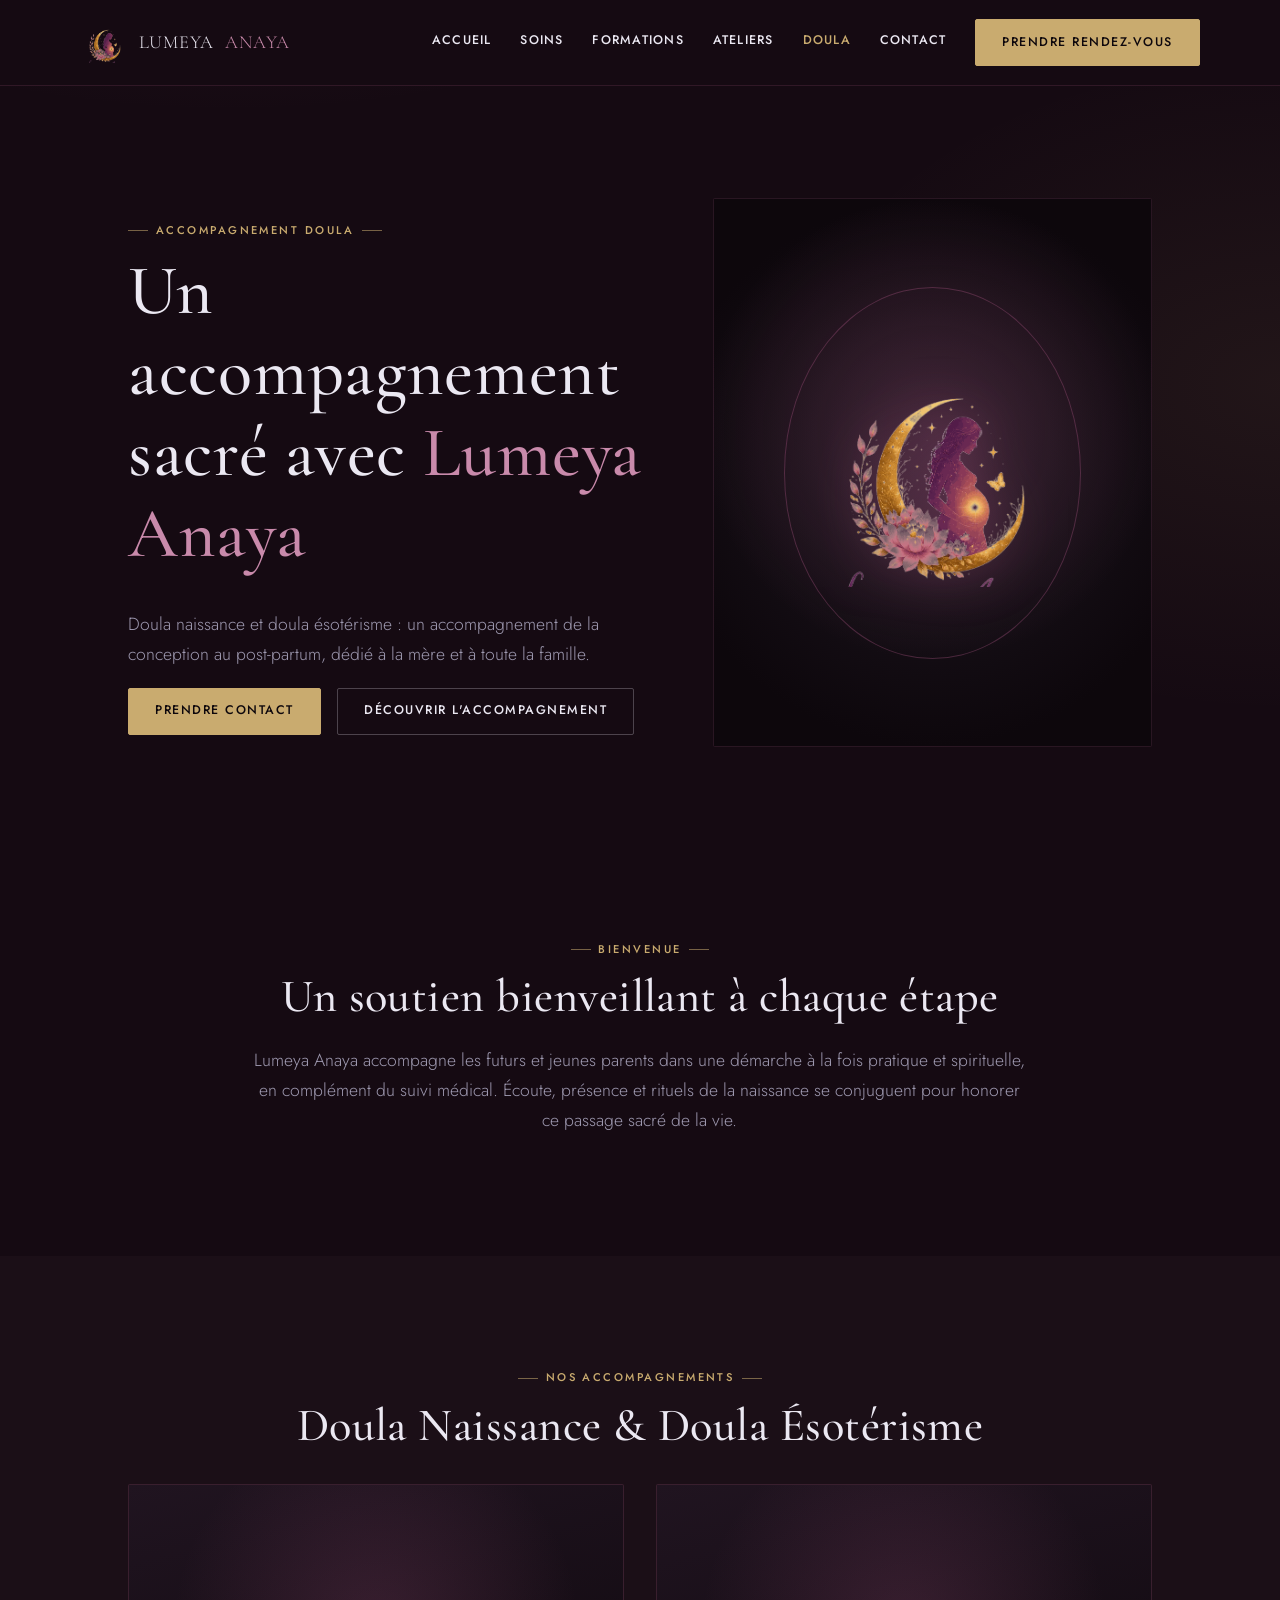
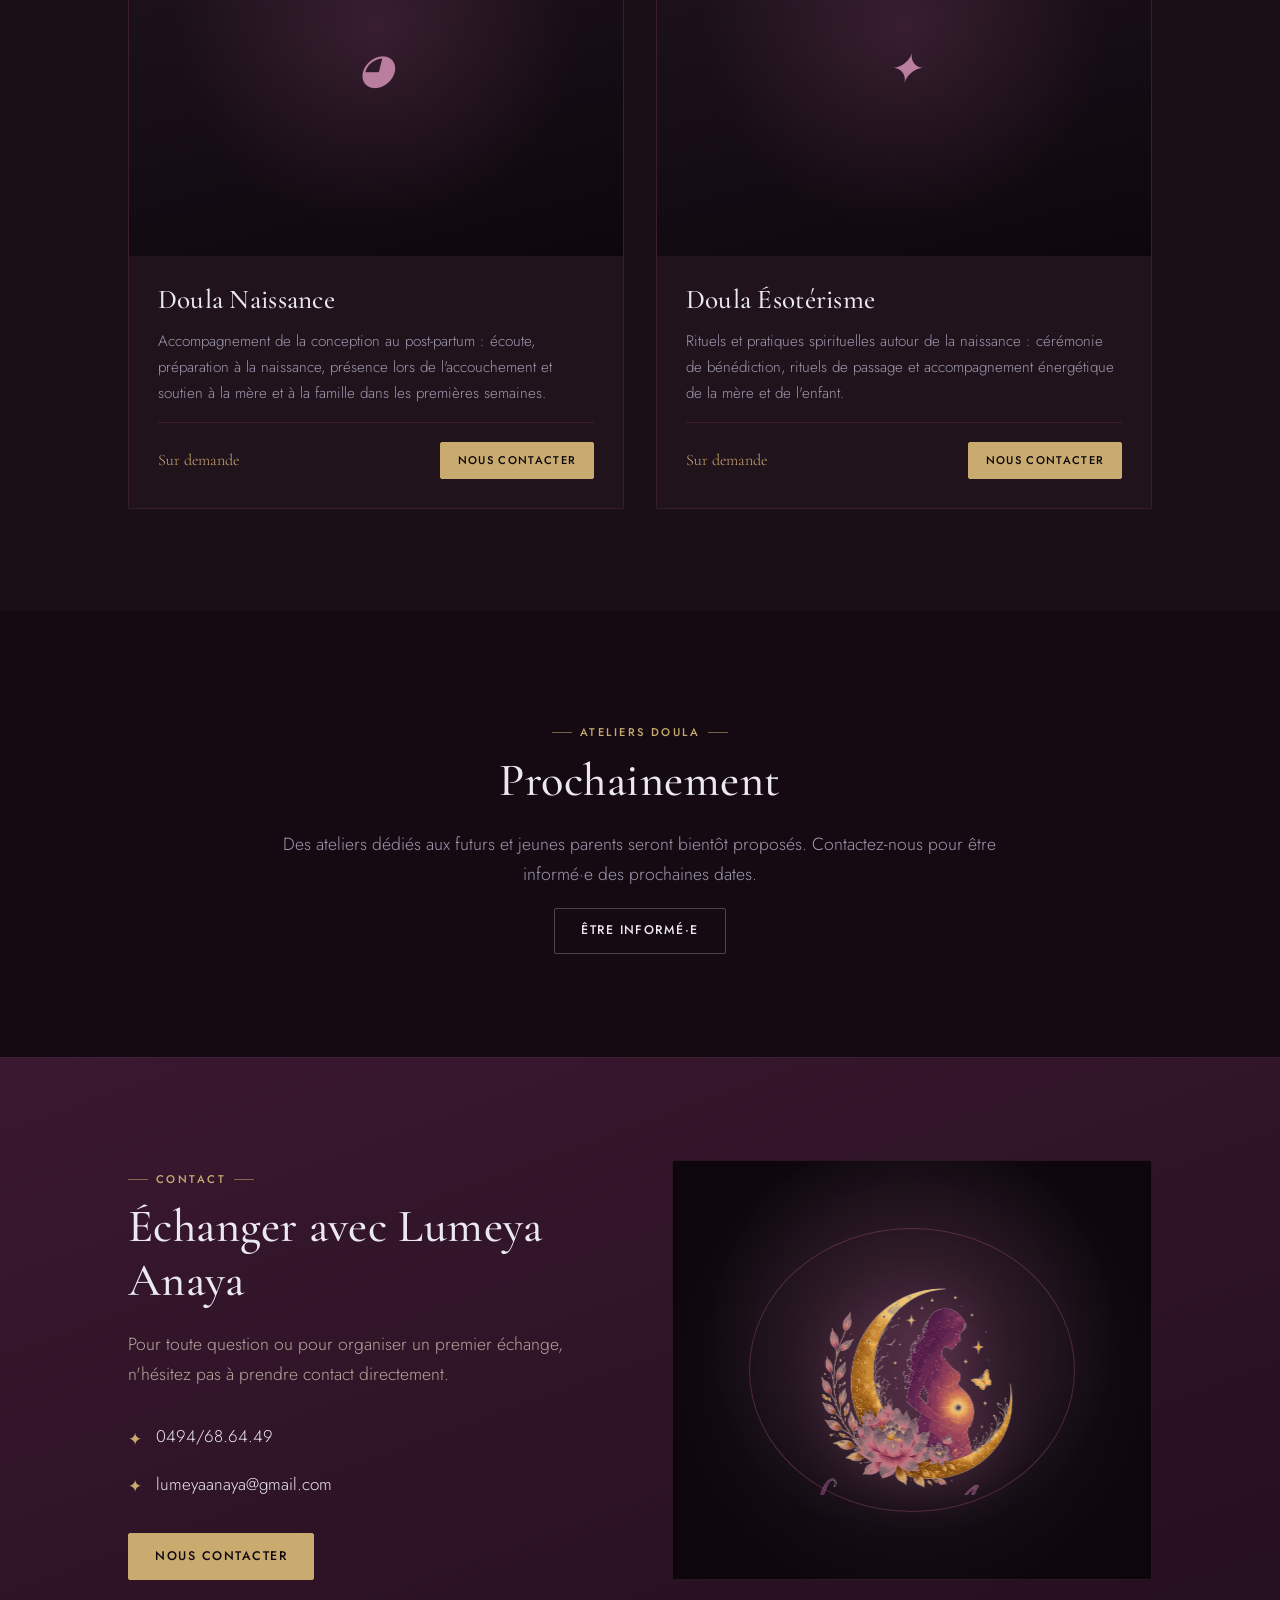
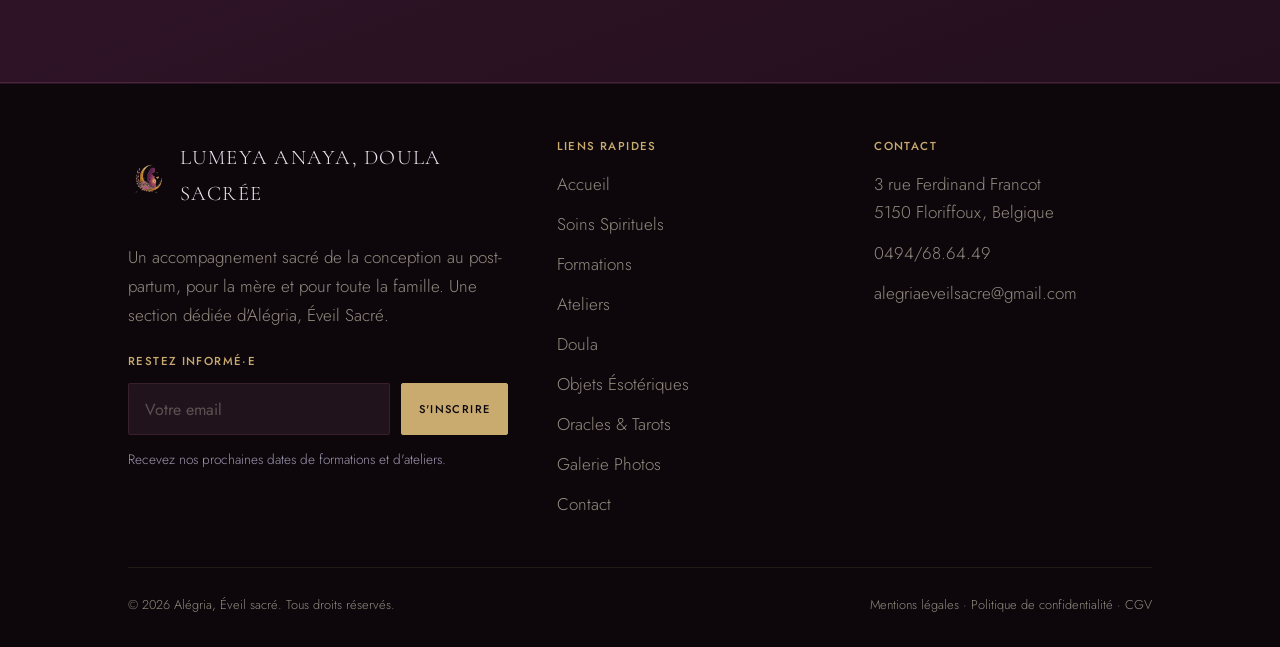
<file: doula.html>
<!DOCTYPE html>
<html lang="fr">
<head>
<meta charset="UTF-8">
<meta name="viewport" content="width=device-width, initial-scale=1.0">
<title>Doula — Lumeya Anaya | Alégria, Éveil Sacré</title>
<meta name="description" content="Accompagnement doula avec Lumeya Anaya : doula naissance et doula ésotérisme, pour un accompagnement sacré de la conception à l'après-naissance, de la mère et de la famille.">
<link rel="canonical" href="https://www.alegriaeveilsacre.be/doula.html">
<meta property="og:type" content="website">
<meta property="og:site_name" content="Alégria, Éveil Sacré">
<meta property="og:locale" content="fr_BE">
<meta property="og:title" content="Doula — Lumeya Anaya | Alégria, Éveil Sacré">
<meta property="og:description" content="Accompagnement doula avec Lumeya Anaya : doula naissance et doula ésotérisme, pour un accompagnement sacré de la conception à l'après-naissance, de la mère et de la famille.">
<meta property="og:url" content="https://www.alegriaeveilsacre.be/doula.html">
<meta property="og:image" content="https://www.alegriaeveilsacre.be/assets/img/doula-full.png">
<meta name="twitter:card" content="summary">
<meta name="twitter:title" content="Doula — Lumeya Anaya | Alégria, Éveil Sacré">
<meta name="twitter:description" content="Accompagnement doula avec Lumeya Anaya : doula naissance et doula ésotérisme, pour un accompagnement sacré de la conception à l'après-naissance, de la mère et de la famille.">
<meta name="twitter:image" content="https://www.alegriaeveilsacre.be/assets/img/doula-full.png">
<link rel="icon" type="image/png" href="assets/img/logo-icon.png">
<link rel="stylesheet" href="assets/css/style.css">
</head>
<body class="theme-doula">

<header class="site-header">
  <div class="container site-header__inner">
    <a href="index.html" class="logo logo--doula"><img src="assets/img/doula-icon.png" alt="" class="logo__mark">Lumeya <span>Anaya</span></a>
    <button class="nav-toggle" aria-label="Ouvrir le menu" aria-expanded="false">
      <span></span><span></span><span></span>
    </button>
    <nav class="main-nav">
      <a href="index.html">Accueil</a>
      <a href="soins-energetiques.html">Soins</a>
      <a href="formations.html">Formations</a>
      <a href="ateliers.html">Ateliers</a>
      <a href="doula.html" class="is-active">Doula</a>
      <a href="contact.html">Contact</a>
      <a href="rendez-vous.html" class="btn btn--primary main-nav__cta">Prendre Rendez-vous</a>
    </nav>
  </div>
</header>

<main>

  <!-- HERO -->
  <section class="hero">
    <div class="container hero__inner">
      <div>
        <span class="eyebrow">Accompagnement Doula</span>
        <h1>Un accompagnement sacré avec <span class="text-mauve">Lumeya Anaya</span></h1>
        <p class="lede">Doula naissance et doula ésotérisme : un accompagnement de la conception au post-partum, dédié à la mère et à toute la famille.</p>
        <div class="btn-row">
          <a href="contact.html" class="btn btn--primary">Prendre Contact</a>
          <a href="#services-doula" class="btn btn--outline">Découvrir l'accompagnement</a>
        </div>
      </div>
      <div class="hero__visual reveal">
        <div class="visual-orb visual-orb--mauve">
          <div class="visual-orb__mark">
            <img src="assets/img/doula-icon.png" alt="Lumeya Anaya, Doula Sacrée">
          </div>
        </div>
      </div>
    </div>
  </section>

  <!-- INTRO -->
  <section class="section">
    <div class="container text-center reveal">
      <span class="eyebrow">Bienvenue</span>
      <h2>Un soutien bienveillant à chaque étape</h2>
      <p class="lede">Lumeya Anaya accompagne les futurs et jeunes parents dans une démarche à la fois pratique et spirituelle, en complément du suivi médical. Écoute, présence et rituels de la naissance se conjuguent pour honorer ce passage sacré de la vie.</p>
    </div>
  </section>

  <!-- SERVICES -->
  <section id="services-doula" class="section section--alt">
    <div class="container">
      <div class="text-center reveal">
        <span class="eyebrow">Nos Accompagnements</span>
        <h2>Doula Naissance &amp; Doula Ésotérisme</h2>
      </div>

      <div class="grid grid--2 mt-2">
        <div class="offer-card offer-card--doula reveal">
          <div class="offer-card__visual"><div class="theme-visual theme-visual--mauve" data-glyph="◕" style=""></div></div>
          <div class="offer-card__body">
            <h3>Doula Naissance</h3>
            <p>Accompagnement de la conception au post-partum : écoute, préparation à la naissance, présence lors de l'accouchement et soutien à la mère et à la famille dans les premières semaines.</p>
            <div class="offer-card__foot">
              <span class="price" style="font-size:1rem;">Sur demande</span>
              <a href="contact.html" class="btn btn--sm btn--primary">Nous Contacter</a>
            </div>
          </div>
        </div>

        <div class="offer-card offer-card--doula reveal">
          <div class="offer-card__visual"><div class="theme-visual theme-visual--mauve" data-glyph="✦" style=""></div></div>
          <div class="offer-card__body">
            <h3>Doula Ésotérisme</h3>
            <p>Rituels et pratiques spirituelles autour de la naissance : cérémonie de bénédiction, rituels de passage et accompagnement énergétique de la mère et de l'enfant.</p>
            <div class="offer-card__foot">
              <span class="price" style="font-size:1rem;">Sur demande</span>
              <a href="contact.html" class="btn btn--sm btn--primary">Nous Contacter</a>
            </div>
          </div>
        </div>
      </div>
    </div>
  </section>

  <!-- ATELIERS DOULA -->
  <section class="section text-center reveal">
    <div class="container">
      <span class="eyebrow">Ateliers Doula</span>
      <h2>Prochainement</h2>
      <p class="lede">Des ateliers dédiés aux futurs et jeunes parents seront bientôt proposés. Contactez-nous pour être informé·e des prochaines dates.</p>
      <a href="contact.html" class="btn btn--outline">Être informé·e</a>
    </div>
  </section>

  <!-- CONTACT DOULA -->
  <section class="section section--olive">
    <div class="container split reveal">
      <div>
        <span class="eyebrow">Contact</span>
        <h2>Échanger avec Lumeya Anaya</h2>
        <p class="lede">Pour toute question ou pour organiser un premier échange, n'hésitez pas à prendre contact directement.</p>
        <ul class="check-list mt-2">
          <li><a href="tel:+32494686449">0494/68.64.49</a></li>
          <li><a href="mailto:lumeyaanaya@gmail.com">lumeyaanaya@gmail.com</a></li>
        </ul>
        <div class="mt-2">
          <a href="contact.html" class="btn btn--primary">Nous Contacter</a>
        </div>
      </div>
      <div class="split__visual visual-orb visual-orb--mauve">
        <div class="visual-orb__mark">
          <img src="assets/img/doula-icon.png" alt="Lumeya Anaya, Doula Sacrée">
        </div>
      </div>
    </div>
  </section>

</main>

<footer class="site-footer">
  <div class="container">
    <div class="footer-grid">
      <div>
        <div class="footer-logo"><img src="assets/img/doula-icon.png" alt="" class="logo__mark">Lumeya Anaya, Doula Sacrée</div>
        <p class="mt-2">Un accompagnement sacré de la conception au post-partum, pour la mère et pour toute la famille. Une section dédiée d'Alégria, Éveil Sacré.</p>
        <div class="newsletter">
          <h4>Restez informé·e</h4>
          <form class="newsletter-row" data-static-form novalidate>
            <input type="email" name="email" placeholder="Votre email" aria-label="Votre email" required>
            <button type="submit" class="btn btn--primary btn--sm">S'inscrire</button>
          </form>
          <p class="form-note">Recevez nos prochaines dates de formations et d'ateliers.</p>
          <div class="form-success">Merci ! Vous êtes inscrit·e à notre newsletter.</div>
        </div>
      </div>
      <div class="footer-col">
        <h4>Liens Rapides</h4>
        <ul>
          <li><a href="index.html">Accueil</a></li>
          <li><a href="soins-energetiques.html">Soins Spirituels</a></li>
          <li><a href="formations.html">Formations</a></li>
          <li><a href="ateliers.html">Ateliers</a></li>
          <li><a href="doula.html">Doula</a></li>
          <li><a href="objets-esoteriques.html">Objets Ésotériques</a></li>
          <li><a href="oracles-tarots.html">Oracles &amp; Tarots</a></li>
          <li><a href="galerie-photos.html">Galerie Photos</a></li>
          <li><a href="contact.html">Contact</a></li>
        </ul>
      </div>
      <div class="footer-col">
        <h4>Contact</h4>
        <ul>
          <li>3 rue Ferdinand Francot<br>5150 Floriffoux, Belgique</li>
          <li><a href="tel:+32494686449">0494/68.64.49</a></li>
          <li><a href="mailto:alegriaeveilsacre@gmail.com">alegriaeveilsacre@gmail.com</a></li>
        </ul>
      </div>
    </div>
    <div class="footer-bottom">
      <span>© 2026 Alégria, Éveil sacré. Tous droits réservés.</span>
      <span>
        <a href="mentions-legales.html">Mentions légales</a> ·
        <a href="politique-confidentialite.html">Politique de confidentialité</a> ·
        <a href="cgv.html">CGV</a>
      </span>
    </div>
  </div>
</footer>

<script src="assets/js/main.js"></script>
</body>
</html>
</file>
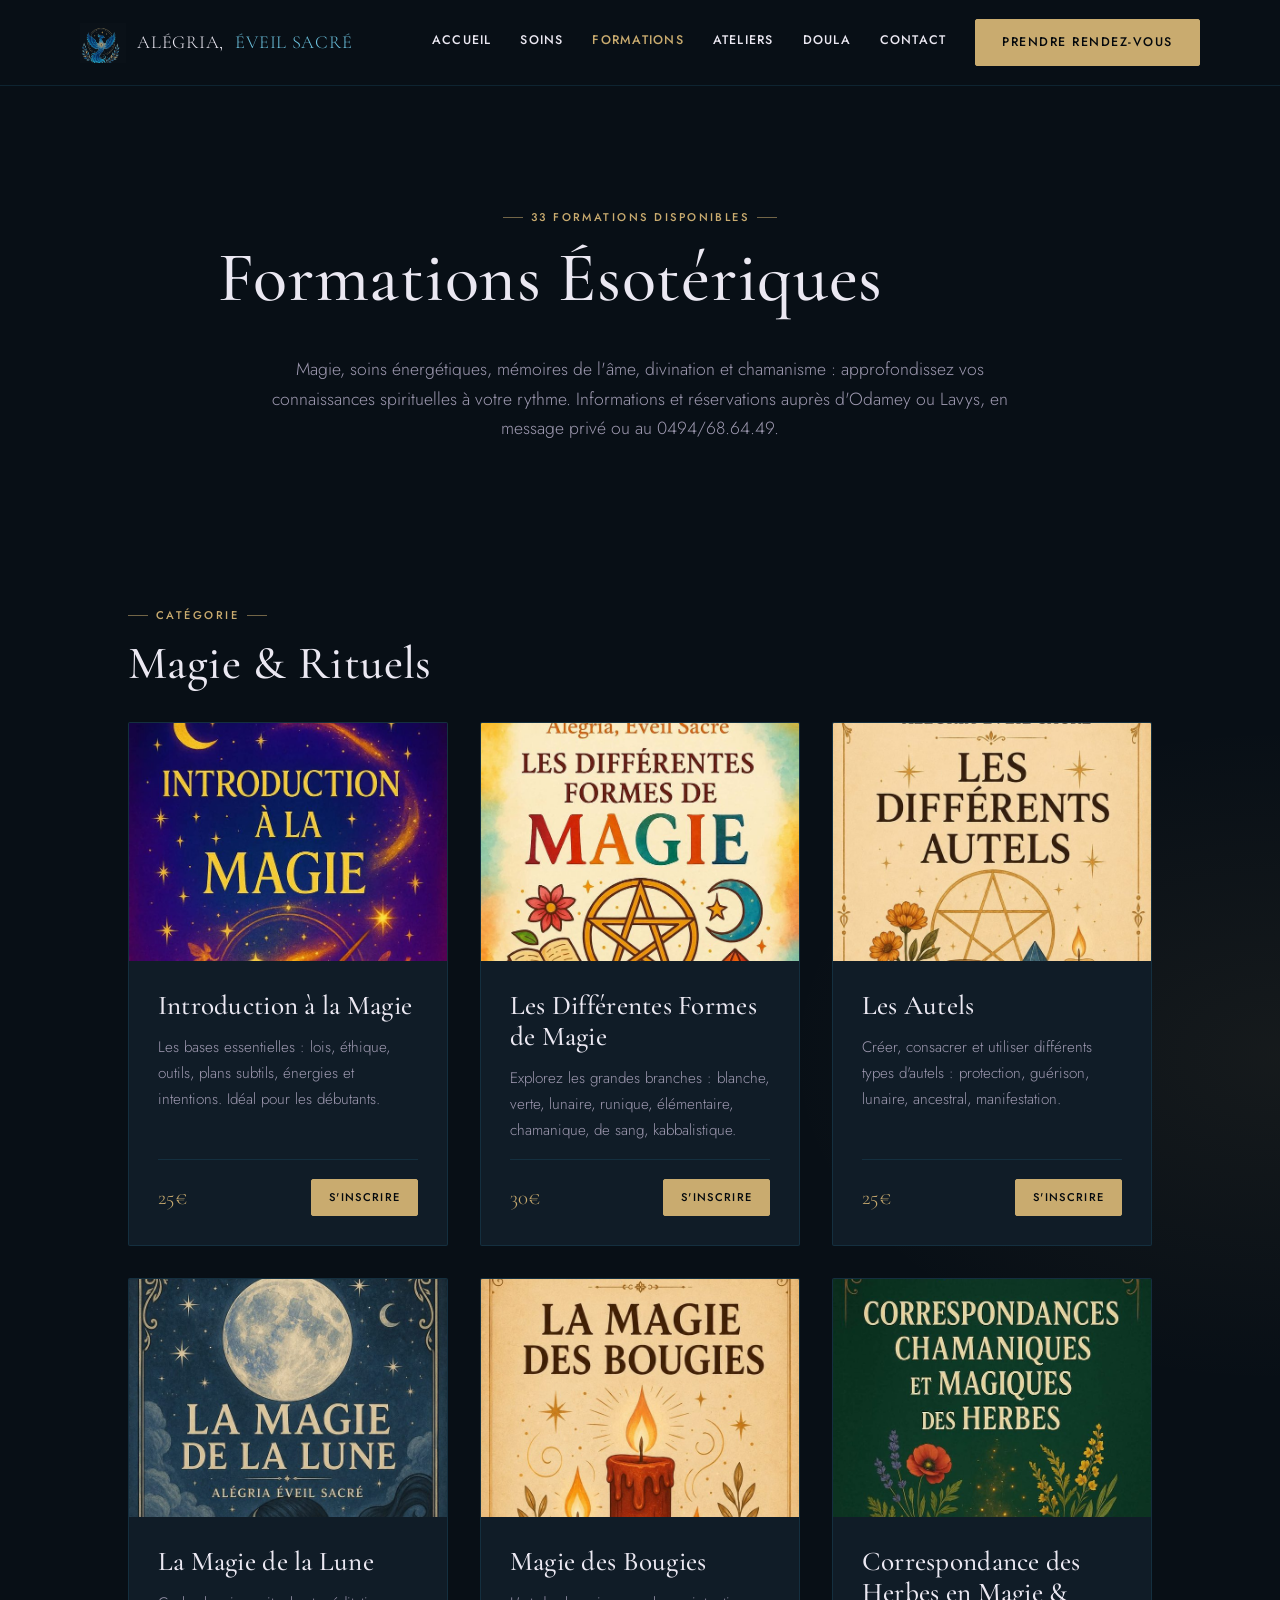
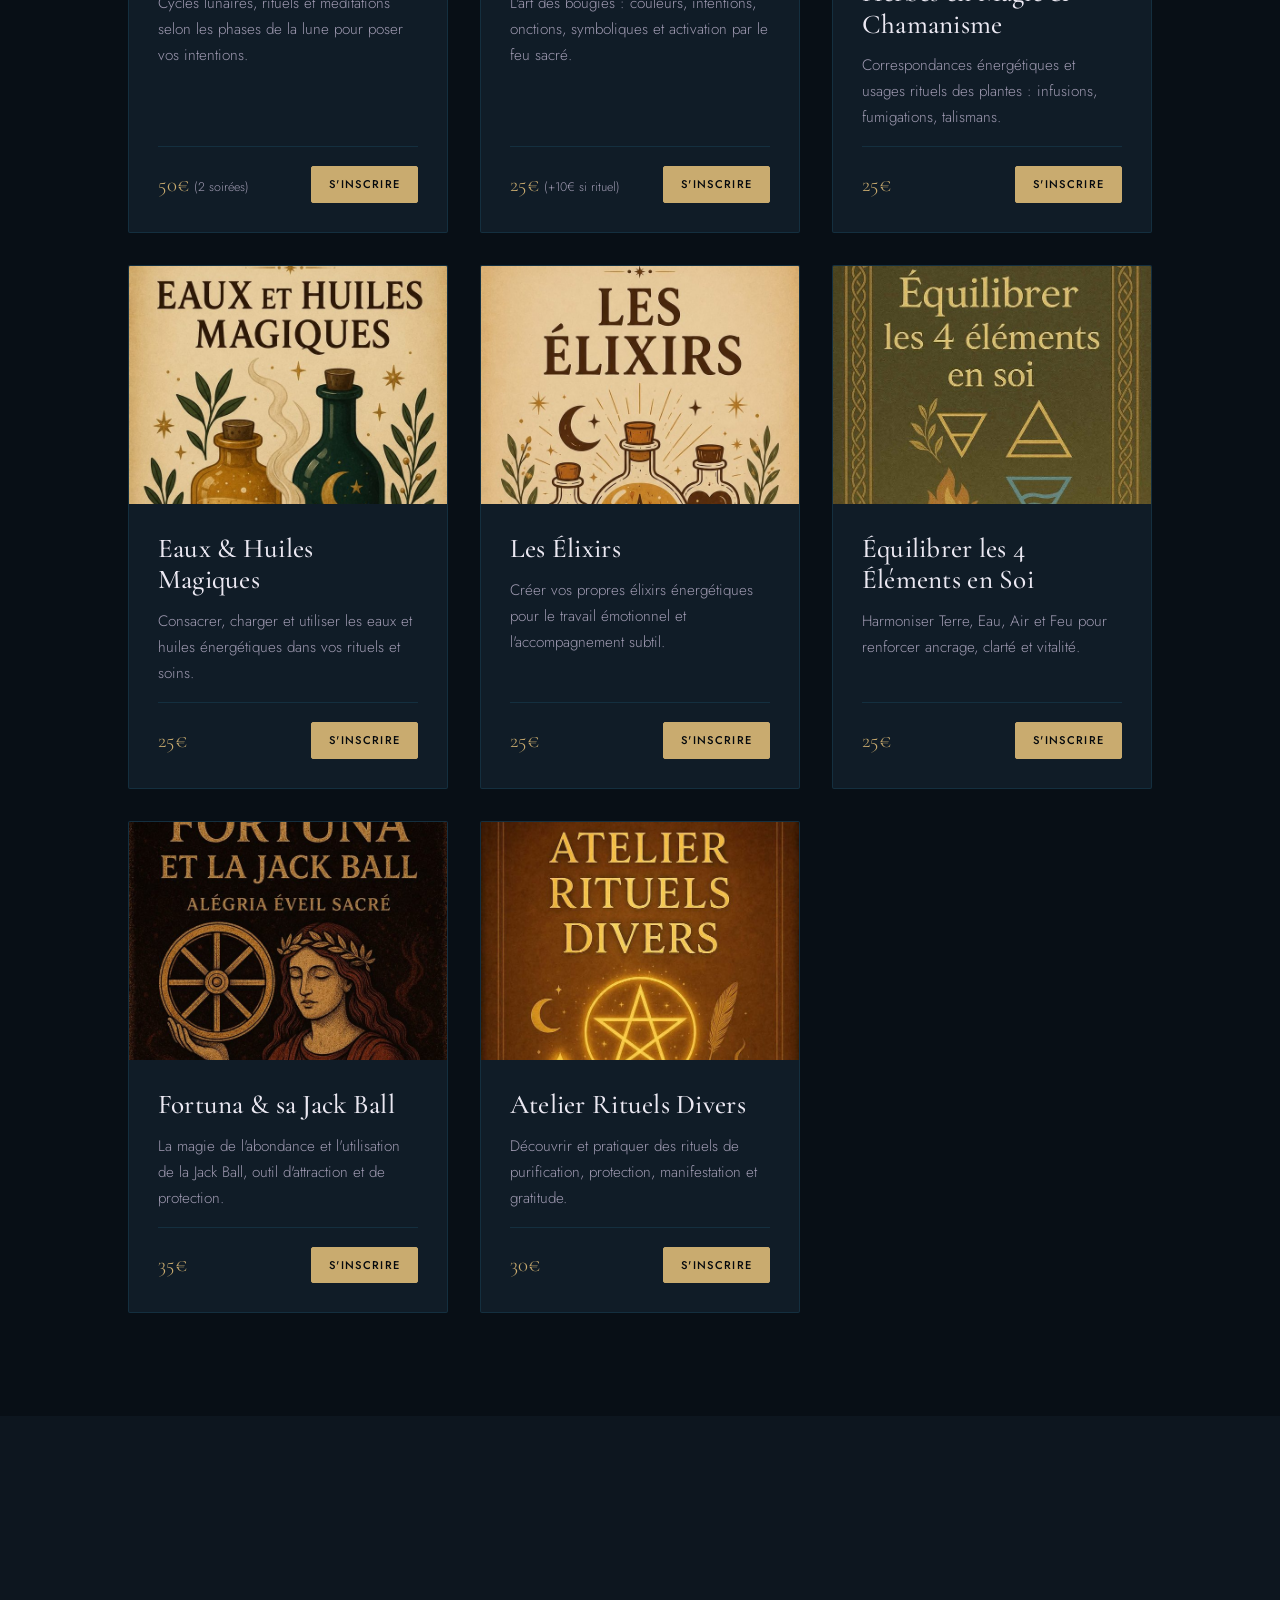
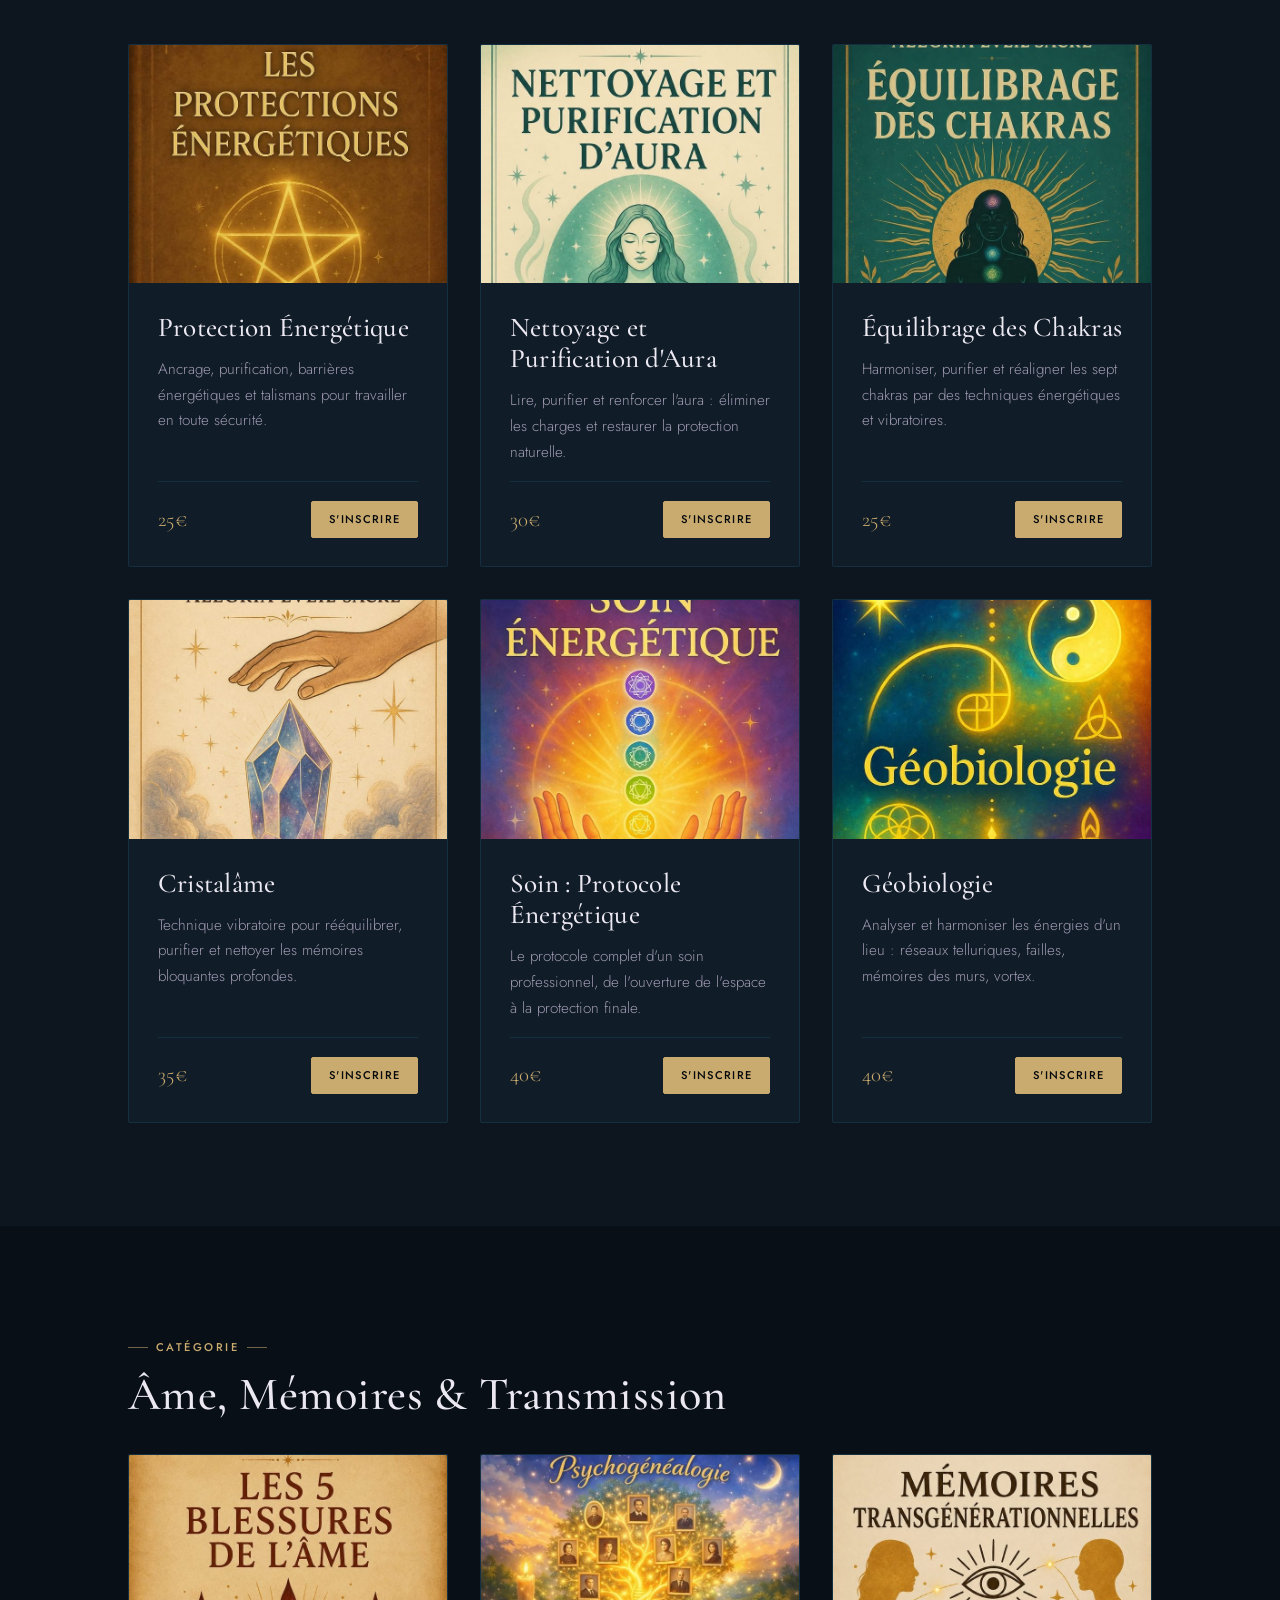
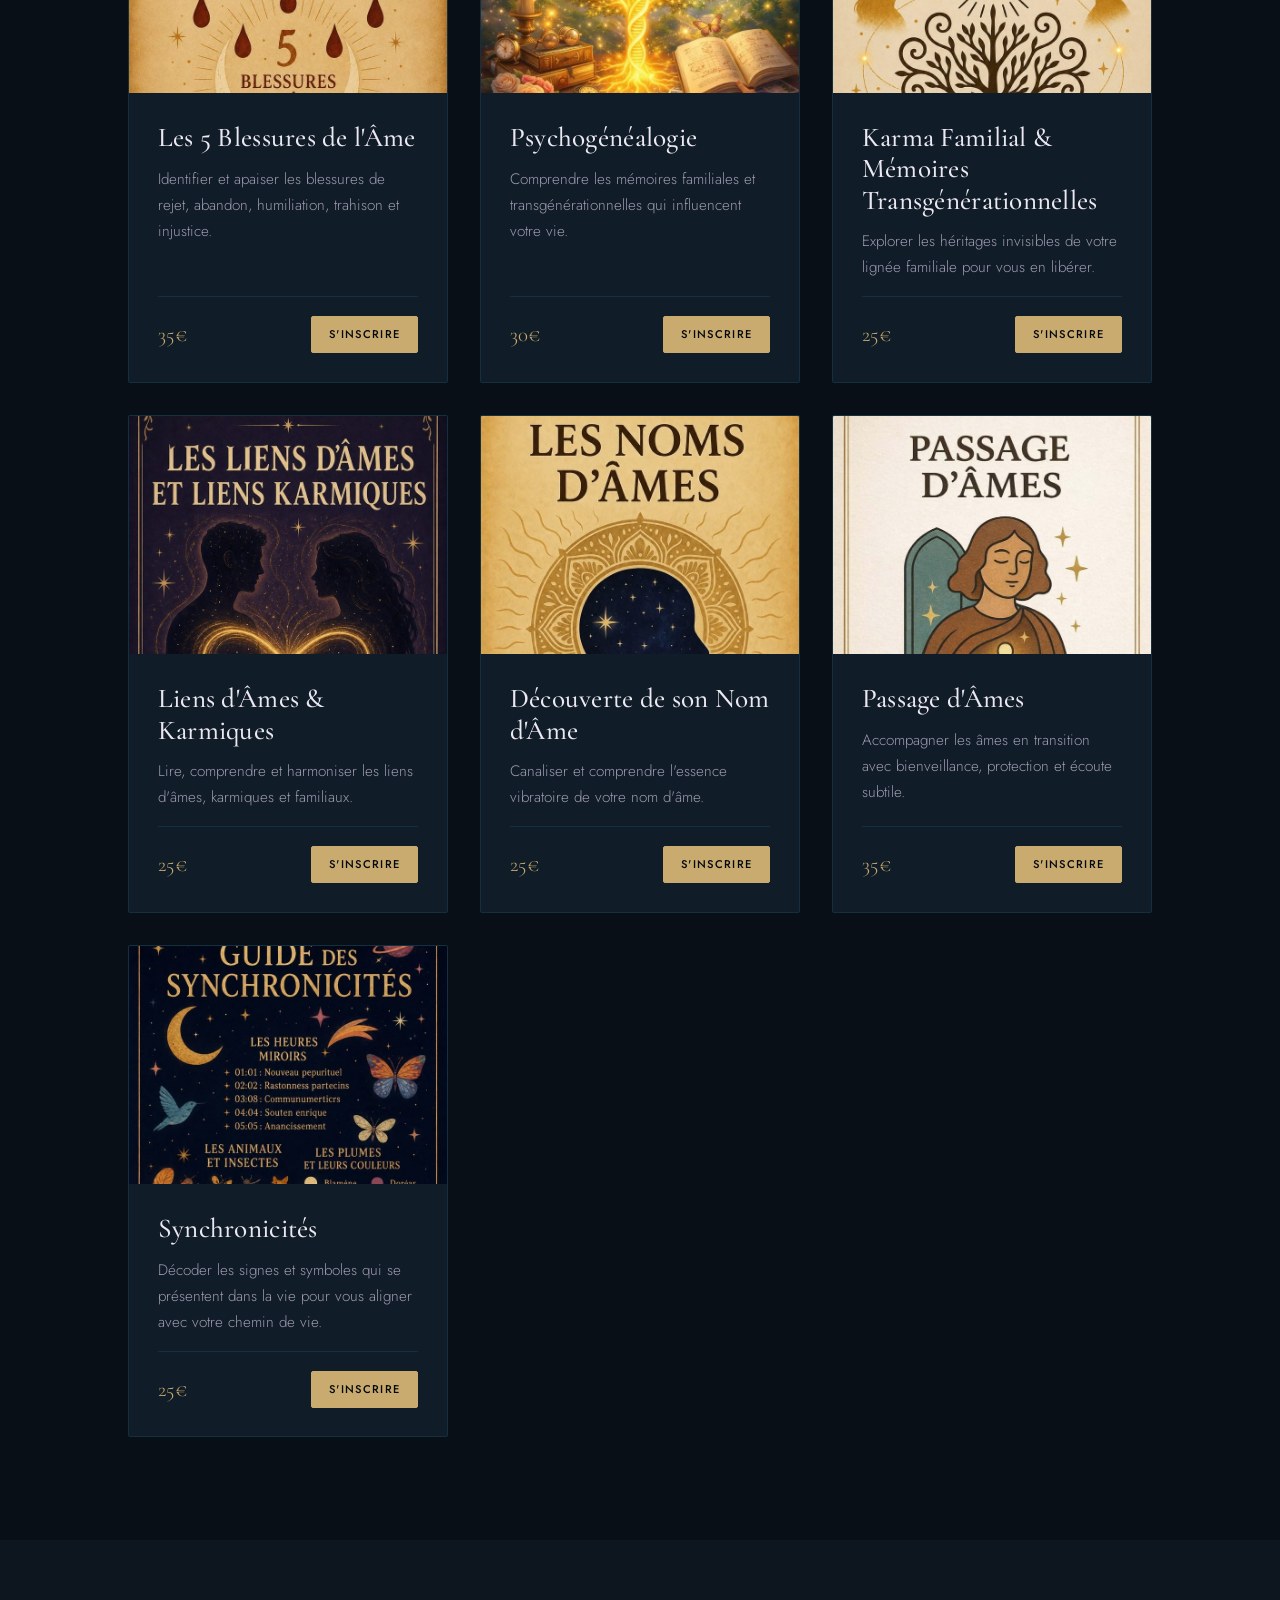
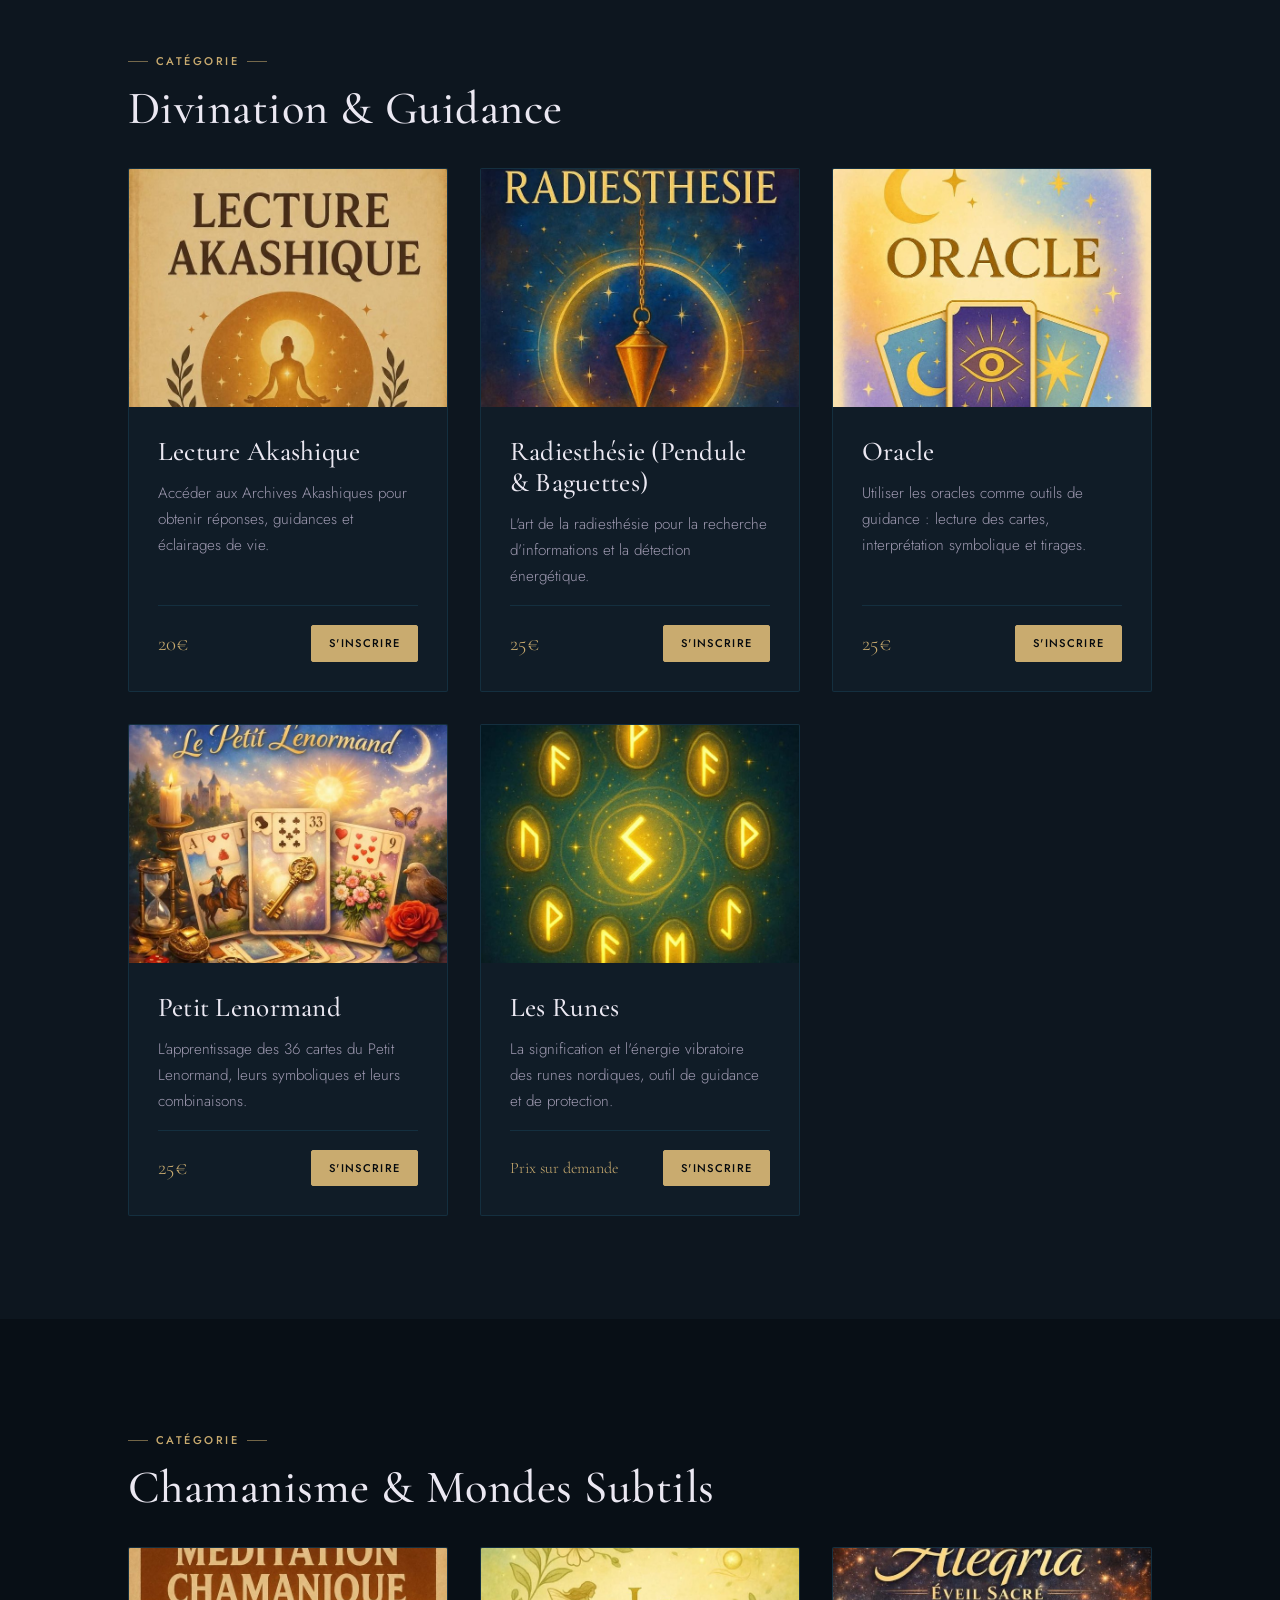
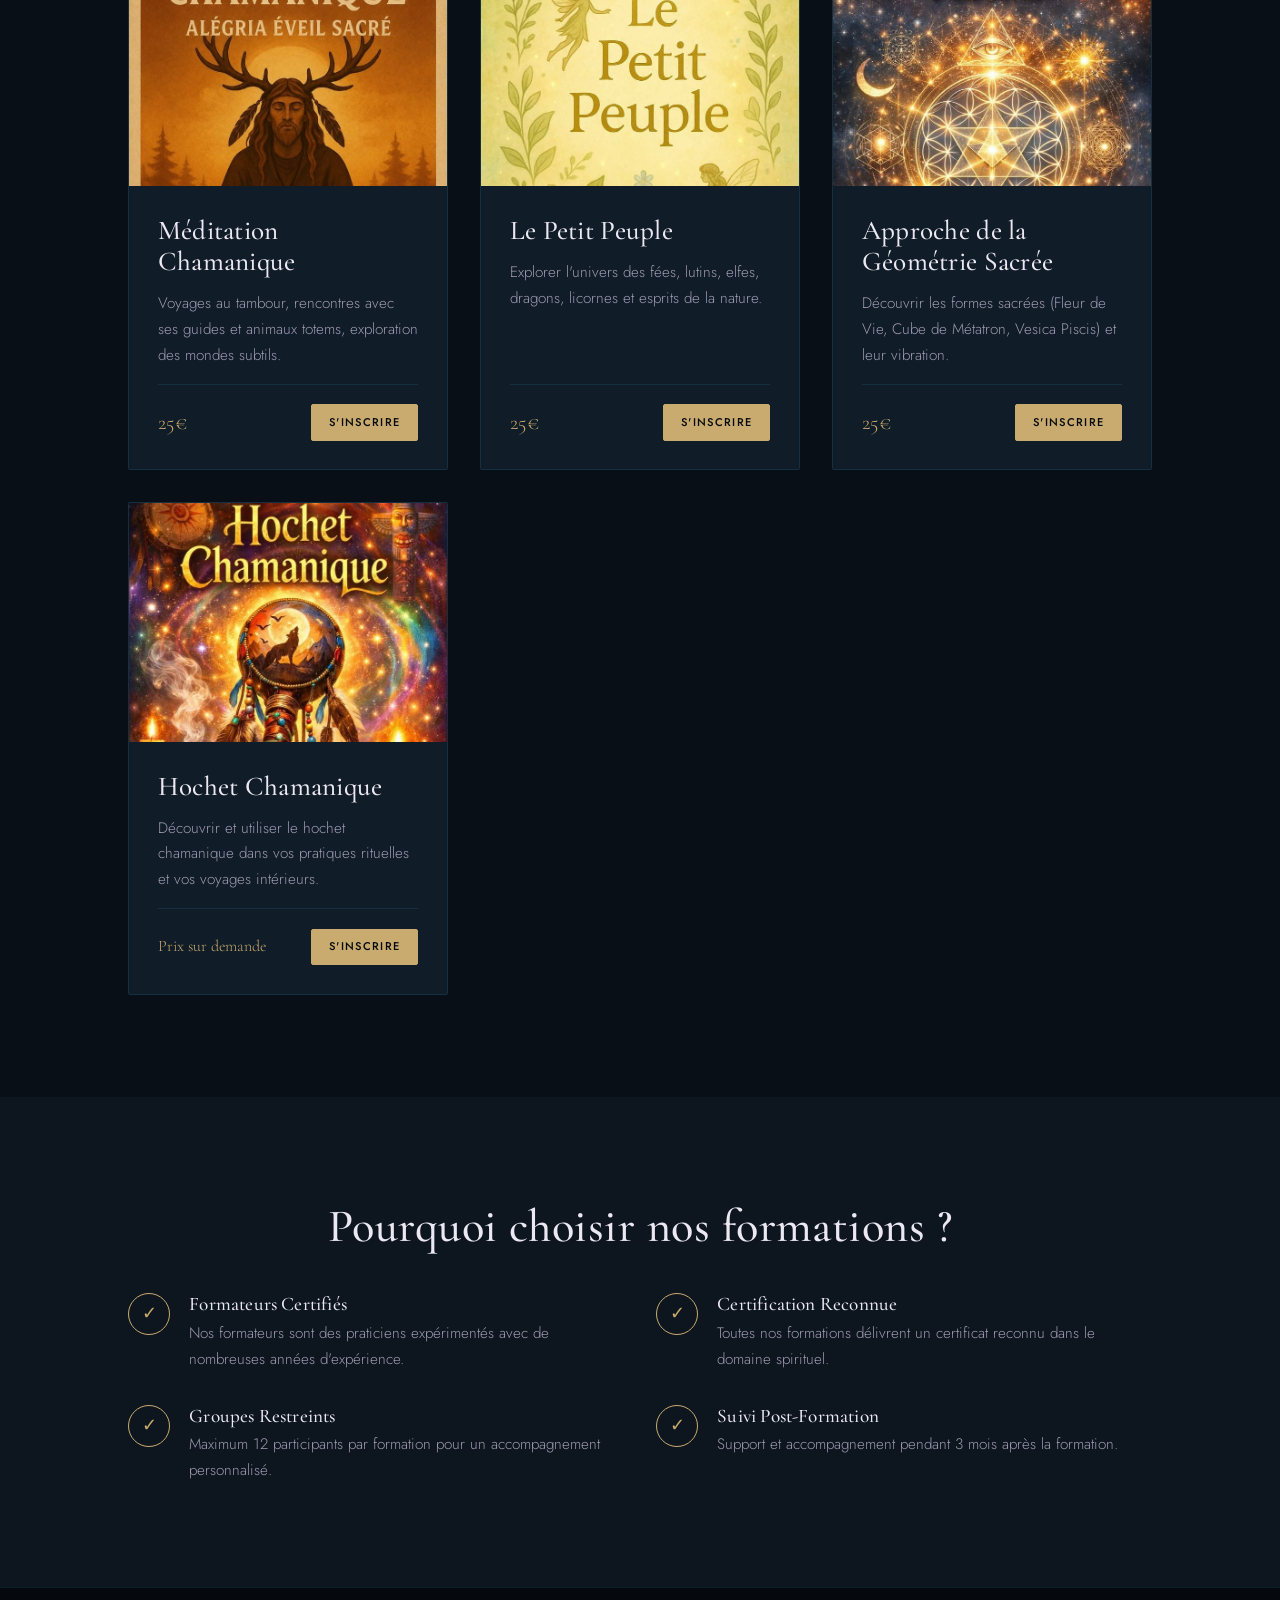
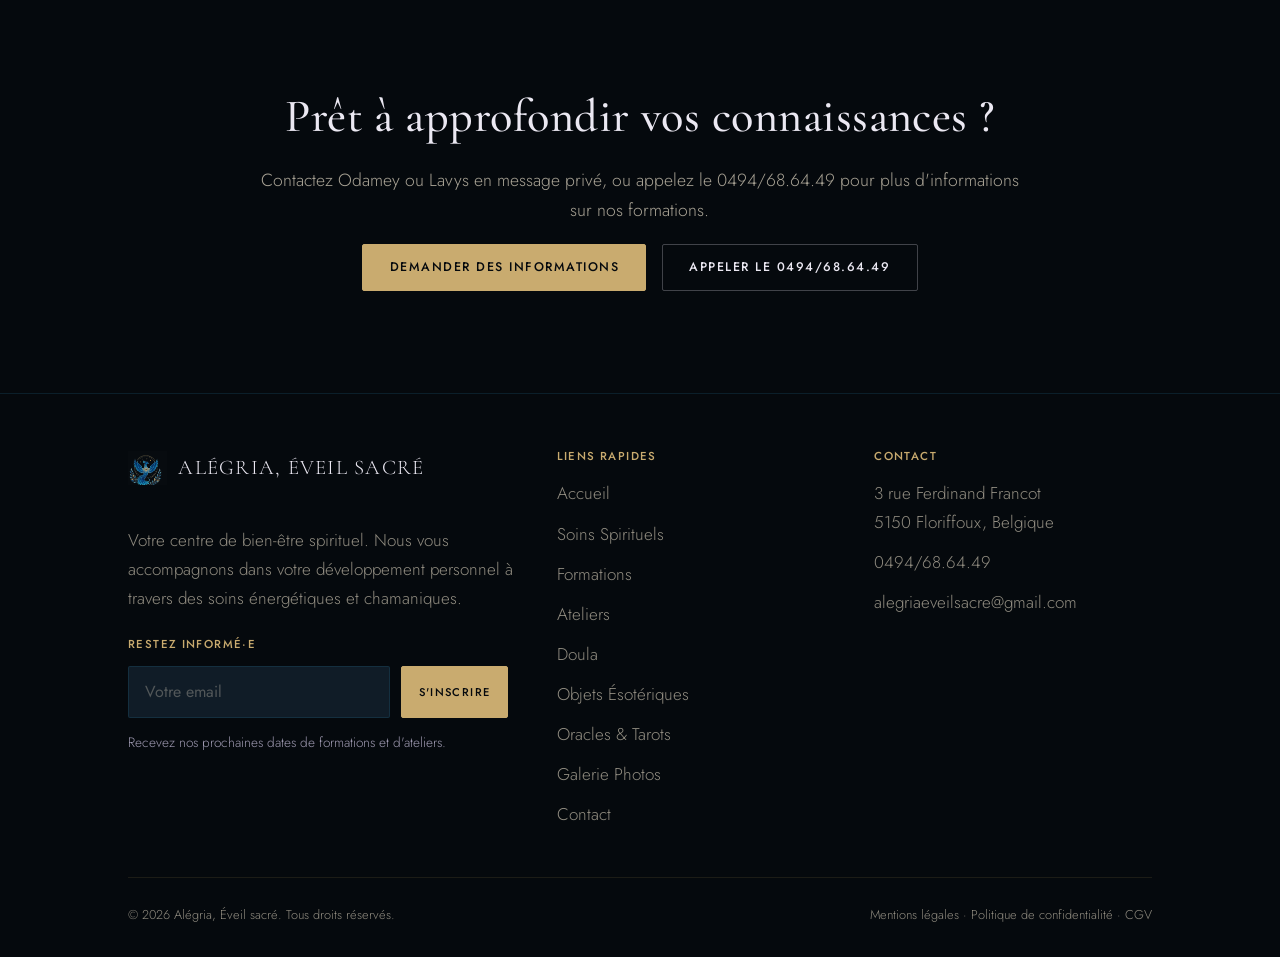
<file: formations.html>
<!DOCTYPE html>
<html lang="fr">
<head>
<meta charset="UTF-8">
<meta name="viewport" content="width=device-width, initial-scale=1.0">
<title>Formations Ésotériques — Alégria, Éveil Sacré</title>
<meta name="description" content="33 formations ésotériques et chamaniques : magie, soins énergétiques, mémoires de l'âme, divination et guidance. Réservations auprès d'Odamey ou Lavys.">
<link rel="canonical" href="https://www.alegriaeveilsacre.be/formations.html">
<meta property="og:type" content="website">
<meta property="og:site_name" content="Alégria, Éveil Sacré">
<meta property="og:locale" content="fr_BE">
<meta property="og:title" content="Formations Ésotériques — Alégria, Éveil Sacré">
<meta property="og:description" content="33 formations ésotériques et chamaniques : magie, soins énergétiques, mémoires de l'âme, divination et guidance. Réservations auprès d'Odamey ou Lavys.">
<meta property="og:url" content="https://www.alegriaeveilsacre.be/formations.html">
<meta property="og:image" content="https://www.alegriaeveilsacre.be/assets/img/logo-full.png">
<meta name="twitter:card" content="summary">
<meta name="twitter:title" content="Formations Ésotériques — Alégria, Éveil Sacré">
<meta name="twitter:description" content="33 formations ésotériques et chamaniques : magie, soins énergétiques, mémoires de l'âme, divination et guidance.">
<meta name="twitter:image" content="https://www.alegriaeveilsacre.be/assets/img/logo-full.png">
<link rel="icon" type="image/png" href="assets/img/logo-icon.png">
<link rel="stylesheet" href="assets/css/style.css">
</head>
<body>

<header class="site-header">
  <div class="container site-header__inner">
    <a href="index.html" class="logo"><img src="assets/img/logo-icon.png" alt="" class="logo__mark">Alégria, <span>Éveil Sacré</span></a>
    <button class="nav-toggle" aria-label="Ouvrir le menu" aria-expanded="false">
      <span></span><span></span><span></span>
    </button>
    <nav class="main-nav">
      <a href="index.html">Accueil</a>
      <a href="soins-energetiques.html">Soins</a>
      <a href="formations.html">Formations</a>
      <a href="ateliers.html">Ateliers</a>
      <a href="doula.html">Doula</a>
      <a href="contact.html">Contact</a>
      <a href="rendez-vous.html" class="btn btn--primary main-nav__cta">Prendre Rendez-vous</a>
    </nav>
  </div>
</header>

<main>

  <section class="hero" style="padding-bottom: 2rem;">
    <div class="container text-center reveal">
      <span class="eyebrow">33 Formations Disponibles</span>
      <h1>Formations Ésotériques</h1>
      <p class="lede" style="margin-left:auto; margin-right:auto;">Magie, soins énergétiques, mémoires de l'âme, divination et chamanisme : approfondissez vos connaissances spirituelles à votre rythme. Informations et réservations auprès d'Odamey ou Lavys, en message privé ou au 0494/68.64.49.</p>
    </div>
  </section>

  <!-- MAGIE & RITUELS -->
  <section class="section">
    <div class="container">
      <div class="reveal">
        <span class="eyebrow">Catégorie</span>
        <h2>Magie &amp; Rituels</h2>
      </div>

      <div class="grid grid--3 mt-2">

        <div class="offer-card reveal">
          <div class="offer-card__visual"><img src="assets/img/formations/introduction-magie.jpg" alt="Introduction à la Magie" loading="lazy"></div>
          <div class="offer-card__body">
            <h3>Introduction à la Magie</h3>
            <p>Les bases essentielles : lois, éthique, outils, plans subtils, énergies et intentions. Idéal pour les débutants.</p>
            <div class="offer-card__foot">
              <span class="price">25€</span>
              <a href="contact.html" class="btn btn--sm btn--primary">S'inscrire</a>
            </div>
          </div>
        </div>

        <div class="offer-card reveal">
          <div class="offer-card__visual"><img src="assets/img/formations/formes-de-magie.jpg" alt="Les Différentes Formes de Magie" loading="lazy"></div>
          <div class="offer-card__body">
            <h3>Les Différentes Formes de Magie</h3>
            <p>Explorez les grandes branches : blanche, verte, lunaire, runique, élémentaire, chamanique, de sang, kabbalistique.</p>
            <div class="offer-card__foot">
              <span class="price">30€</span>
              <a href="contact.html" class="btn btn--sm btn--primary">S'inscrire</a>
            </div>
          </div>
        </div>

        <div class="offer-card reveal">
          <div class="offer-card__visual"><img src="assets/img/formations/les-autels.jpg" alt="Les Autels" loading="lazy"></div>
          <div class="offer-card__body">
            <h3>Les Autels</h3>
            <p>Créer, consacrer et utiliser différents types d'autels : protection, guérison, lunaire, ancestral, manifestation.</p>
            <div class="offer-card__foot">
              <span class="price">25€</span>
              <a href="contact.html" class="btn btn--sm btn--primary">S'inscrire</a>
            </div>
          </div>
        </div>

        <div class="offer-card reveal">
          <div class="offer-card__visual"><img src="assets/img/formations/magie-de-la-lune.jpg" alt="La Magie de la Lune" loading="lazy"></div>
          <div class="offer-card__body">
            <h3>La Magie de la Lune</h3>
            <p>Cycles lunaires, rituels et méditations selon les phases de la lune pour poser vos intentions.</p>
            <div class="offer-card__foot">
              <span class="price">50€ <span style="font-size:0.6em; font-family:var(--font-body); color:var(--color-ink-soft);">(2 soirées)</span></span>
              <a href="contact.html" class="btn btn--sm btn--primary">S'inscrire</a>
            </div>
          </div>
        </div>

        <div class="offer-card reveal">
          <div class="offer-card__visual"><img src="assets/img/formations/magie-des-bougies.jpg" alt="Magie des Bougies" loading="lazy"></div>
          <div class="offer-card__body">
            <h3>Magie des Bougies</h3>
            <p>L'art des bougies : couleurs, intentions, onctions, symboliques et activation par le feu sacré.</p>
            <div class="offer-card__foot">
              <span class="price">25€ <span style="font-size:0.6em; font-family:var(--font-body); color:var(--color-ink-soft);">(+10€ si rituel)</span></span>
              <a href="contact.html" class="btn btn--sm btn--primary">S'inscrire</a>
            </div>
          </div>
        </div>

        <div class="offer-card reveal">
          <div class="offer-card__visual"><img src="assets/img/formations/herbes-magie-chamanisme.jpg" alt="Correspondance des Herbes en Magie & Chamanisme" loading="lazy"></div>
          <div class="offer-card__body">
            <h3>Correspondance des Herbes en Magie &amp; Chamanisme</h3>
            <p>Correspondances énergétiques et usages rituels des plantes : infusions, fumigations, talismans.</p>
            <div class="offer-card__foot">
              <span class="price">25€</span>
              <a href="contact.html" class="btn btn--sm btn--primary">S'inscrire</a>
            </div>
          </div>
        </div>

        <div class="offer-card reveal">
          <div class="offer-card__visual"><img src="assets/img/formations/eaux-huiles-magiques.jpg" alt="Eaux & Huiles Magiques" loading="lazy"></div>
          <div class="offer-card__body">
            <h3>Eaux &amp; Huiles Magiques</h3>
            <p>Consacrer, charger et utiliser les eaux et huiles énergétiques dans vos rituels et soins.</p>
            <div class="offer-card__foot">
              <span class="price">25€</span>
              <a href="contact.html" class="btn btn--sm btn--primary">S'inscrire</a>
            </div>
          </div>
        </div>

        <div class="offer-card reveal">
          <div class="offer-card__visual"><img src="assets/img/formations/elixirs.jpg" alt="Les Élixirs" loading="lazy"></div>
          <div class="offer-card__body">
            <h3>Les Élixirs</h3>
            <p>Créer vos propres élixirs énergétiques pour le travail émotionnel et l'accompagnement subtil.</p>
            <div class="offer-card__foot">
              <span class="price">25€</span>
              <a href="contact.html" class="btn btn--sm btn--primary">S'inscrire</a>
            </div>
          </div>
        </div>

        <div class="offer-card reveal">
          <div class="offer-card__visual"><img src="assets/img/formations/equilibrer-4-elements.jpg" alt="Équilibrer les 4 Éléments en Soi" loading="lazy"></div>
          <div class="offer-card__body">
            <h3>Équilibrer les 4 Éléments en Soi</h3>
            <p>Harmoniser Terre, Eau, Air et Feu pour renforcer ancrage, clarté et vitalité.</p>
            <div class="offer-card__foot">
              <span class="price">25€</span>
              <a href="contact.html" class="btn btn--sm btn--primary">S'inscrire</a>
            </div>
          </div>
        </div>

        <div class="offer-card reveal">
          <div class="offer-card__visual"><img src="assets/img/formations/fortuna-jack-ball.jpg" alt="Fortuna & sa Jack Ball" loading="lazy"></div>
          <div class="offer-card__body">
            <h3>Fortuna &amp; sa Jack Ball</h3>
            <p>La magie de l'abondance et l'utilisation de la Jack Ball, outil d'attraction et de protection.</p>
            <div class="offer-card__foot">
              <span class="price">35€</span>
              <a href="contact.html" class="btn btn--sm btn--primary">S'inscrire</a>
            </div>
          </div>
        </div>

        <div class="offer-card reveal">
          <div class="offer-card__visual"><img src="assets/img/formations/atelier-rituels-divers.jpg" alt="Atelier Rituels Divers" loading="lazy"></div>
          <div class="offer-card__body">
            <h3>Atelier Rituels Divers</h3>
            <p>Découvrir et pratiquer des rituels de purification, protection, manifestation et gratitude.</p>
            <div class="offer-card__foot">
              <span class="price">30€</span>
              <a href="contact.html" class="btn btn--sm btn--primary">S'inscrire</a>
            </div>
          </div>
        </div>

      </div>
    </div>
  </section>

  <!-- SOINS ENERGETIQUES & PROTECTION -->
  <section class="section section--alt">
    <div class="container">
      <div class="reveal">
        <span class="eyebrow">Catégorie</span>
        <h2>Soins Énergétiques &amp; Protection</h2>
      </div>

      <div class="grid grid--3 mt-2">

        <div class="offer-card reveal">
          <div class="offer-card__visual"><img src="assets/img/formations/protection-energetique.jpg" alt="Protection Énergétique" loading="lazy"></div>
          <div class="offer-card__body">
            <h3>Protection Énergétique</h3>
            <p>Ancrage, purification, barrières énergétiques et talismans pour travailler en toute sécurité.</p>
            <div class="offer-card__foot">
              <span class="price">25€</span>
              <a href="contact.html" class="btn btn--sm btn--primary">S'inscrire</a>
            </div>
          </div>
        </div>

        <div class="offer-card reveal">
          <div class="offer-card__visual"><img src="assets/img/formations/nettoyage-aura.jpg" alt="Nettoyage et Purification d'Aura" loading="lazy"></div>
          <div class="offer-card__body">
            <h3>Nettoyage et Purification d'Aura</h3>
            <p>Lire, purifier et renforcer l'aura : éliminer les charges et restaurer la protection naturelle.</p>
            <div class="offer-card__foot">
              <span class="price">30€</span>
              <a href="contact.html" class="btn btn--sm btn--primary">S'inscrire</a>
            </div>
          </div>
        </div>

        <div class="offer-card reveal">
          <div class="offer-card__visual"><img src="assets/img/formations/equilibrage-chakras.jpg" alt="Équilibrage des Chakras" loading="lazy"></div>
          <div class="offer-card__body">
            <h3>Équilibrage des Chakras</h3>
            <p>Harmoniser, purifier et réaligner les sept chakras par des techniques énergétiques et vibratoires.</p>
            <div class="offer-card__foot">
              <span class="price">25€</span>
              <a href="contact.html" class="btn btn--sm btn--primary">S'inscrire</a>
            </div>
          </div>
        </div>

        <div class="offer-card reveal">
          <div class="offer-card__visual"><img src="assets/img/formations/cristalame.jpg" alt="Cristalâme" loading="lazy"></div>
          <div class="offer-card__body">
            <h3>Cristalâme</h3>
            <p>Technique vibratoire pour rééquilibrer, purifier et nettoyer les mémoires bloquantes profondes.</p>
            <div class="offer-card__foot">
              <span class="price">35€</span>
              <a href="contact.html" class="btn btn--sm btn--primary">S'inscrire</a>
            </div>
          </div>
        </div>

        <div class="offer-card reveal">
          <div class="offer-card__visual"><img src="assets/img/formations/soin-protocole-energetique.jpg" alt="Soin : Protocole Énergétique" loading="lazy"></div>
          <div class="offer-card__body">
            <h3>Soin : Protocole Énergétique</h3>
            <p>Le protocole complet d'un soin professionnel, de l'ouverture de l'espace à la protection finale.</p>
            <div class="offer-card__foot">
              <span class="price">40€</span>
              <a href="contact.html" class="btn btn--sm btn--primary">S'inscrire</a>
            </div>
          </div>
        </div>

        <div class="offer-card reveal">
          <div class="offer-card__visual"><img src="assets/img/formations/geobiologie.jpg" alt="Géobiologie" loading="lazy"></div>
          <div class="offer-card__body">
            <h3>Géobiologie</h3>
            <p>Analyser et harmoniser les énergies d'un lieu : réseaux telluriques, failles, mémoires des murs, vortex.</p>
            <div class="offer-card__foot">
              <span class="price">40€</span>
              <a href="contact.html" class="btn btn--sm btn--primary">S'inscrire</a>
            </div>
          </div>
        </div>

      </div>
    </div>
  </section>

  <!-- AME, MEMOIRES & TRANSMISSION -->
  <section class="section">
    <div class="container">
      <div class="reveal">
        <span class="eyebrow">Catégorie</span>
        <h2>Âme, Mémoires &amp; Transmission</h2>
      </div>

      <div class="grid grid--3 mt-2">

        <div class="offer-card reveal">
          <div class="offer-card__visual"><img src="assets/img/formations/cinq-blessures-ame.jpg" alt="Les 5 Blessures de l'Âme" loading="lazy"></div>
          <div class="offer-card__body">
            <h3>Les 5 Blessures de l'Âme</h3>
            <p>Identifier et apaiser les blessures de rejet, abandon, humiliation, trahison et injustice.</p>
            <div class="offer-card__foot">
              <span class="price">35€</span>
              <a href="contact.html" class="btn btn--sm btn--primary">S'inscrire</a>
            </div>
          </div>
        </div>

        <div class="offer-card reveal">
          <div class="offer-card__visual"><img src="assets/img/formations/psychogenealogie.jpg" alt="Psychogénéalogie" loading="lazy"></div>
          <div class="offer-card__body">
            <h3>Psychogénéalogie</h3>
            <p>Comprendre les mémoires familiales et transgénérationnelles qui influencent votre vie.</p>
            <div class="offer-card__foot">
              <span class="price">30€</span>
              <a href="contact.html" class="btn btn--sm btn--primary">S'inscrire</a>
            </div>
          </div>
        </div>

        <div class="offer-card reveal">
          <div class="offer-card__visual"><img src="assets/img/formations/karma-familial.jpg" alt="Karma Familial & Mémoires Transgénérationnelles" loading="lazy"></div>
          <div class="offer-card__body">
            <h3>Karma Familial &amp; Mémoires Transgénérationnelles</h3>
            <p>Explorer les héritages invisibles de votre lignée familiale pour vous en libérer.</p>
            <div class="offer-card__foot">
              <span class="price">25€</span>
              <a href="contact.html" class="btn btn--sm btn--primary">S'inscrire</a>
            </div>
          </div>
        </div>

        <div class="offer-card reveal">
          <div class="offer-card__visual"><img src="assets/img/formations/liens-ames-karmiques.jpg" alt="Liens d'Âmes & Karmiques" loading="lazy"></div>
          <div class="offer-card__body">
            <h3>Liens d'Âmes &amp; Karmiques</h3>
            <p>Lire, comprendre et harmoniser les liens d'âmes, karmiques et familiaux.</p>
            <div class="offer-card__foot">
              <span class="price">25€</span>
              <a href="contact.html" class="btn btn--sm btn--primary">S'inscrire</a>
            </div>
          </div>
        </div>

        <div class="offer-card reveal">
          <div class="offer-card__visual"><img src="assets/img/formations/nom-d-ame.jpg" alt="Découverte de son Nom d'Âme" loading="lazy"></div>
          <div class="offer-card__body">
            <h3>Découverte de son Nom d'Âme</h3>
            <p>Canaliser et comprendre l'essence vibratoire de votre nom d'âme.</p>
            <div class="offer-card__foot">
              <span class="price">25€</span>
              <a href="contact.html" class="btn btn--sm btn--primary">S'inscrire</a>
            </div>
          </div>
        </div>

        <div class="offer-card reveal">
          <div class="offer-card__visual"><img src="assets/img/formations/passage-ames.jpg" alt="Passage d'Âmes" loading="lazy"></div>
          <div class="offer-card__body">
            <h3>Passage d'Âmes</h3>
            <p>Accompagner les âmes en transition avec bienveillance, protection et écoute subtile.</p>
            <div class="offer-card__foot">
              <span class="price">35€</span>
              <a href="contact.html" class="btn btn--sm btn--primary">S'inscrire</a>
            </div>
          </div>
        </div>

        <div class="offer-card reveal">
          <div class="offer-card__visual"><img src="assets/img/formations/synchronicites.jpg" alt="Synchronicités" loading="lazy"></div>
          <div class="offer-card__body">
            <h3>Synchronicités</h3>
            <p>Décoder les signes et symboles qui se présentent dans la vie pour vous aligner avec votre chemin de vie.</p>
            <div class="offer-card__foot">
              <span class="price">25€</span>
              <a href="contact.html" class="btn btn--sm btn--primary">S'inscrire</a>
            </div>
          </div>
        </div>

      </div>
    </div>
  </section>

  <!-- DIVINATION & GUIDANCE -->
  <section class="section section--alt">
    <div class="container">
      <div class="reveal">
        <span class="eyebrow">Catégorie</span>
        <h2>Divination &amp; Guidance</h2>
      </div>

      <div class="grid grid--3 mt-2">

        <div class="offer-card reveal">
          <div class="offer-card__visual"><img src="assets/img/formations/lecture-akashique.jpg" alt="Lecture Akashique" loading="lazy"></div>
          <div class="offer-card__body">
            <h3>Lecture Akashique</h3>
            <p>Accéder aux Archives Akashiques pour obtenir réponses, guidances et éclairages de vie.</p>
            <div class="offer-card__foot">
              <span class="price">20€</span>
              <a href="contact.html" class="btn btn--sm btn--primary">S'inscrire</a>
            </div>
          </div>
        </div>

        <div class="offer-card reveal">
          <div class="offer-card__visual"><img src="assets/img/formations/radiesthesie.jpg" alt="Radiesthésie (Pendule & Baguettes)" loading="lazy"></div>
          <div class="offer-card__body">
            <h3>Radiesthésie (Pendule &amp; Baguettes)</h3>
            <p>L'art de la radiesthésie pour la recherche d'informations et la détection énergétique.</p>
            <div class="offer-card__foot">
              <span class="price">25€</span>
              <a href="contact.html" class="btn btn--sm btn--primary">S'inscrire</a>
            </div>
          </div>
        </div>

        <div class="offer-card reveal">
          <div class="offer-card__visual"><img src="assets/img/formations/oracle.jpg" alt="Oracle" loading="lazy"></div>
          <div class="offer-card__body">
            <h3>Oracle</h3>
            <p>Utiliser les oracles comme outils de guidance : lecture des cartes, interprétation symbolique et tirages.</p>
            <div class="offer-card__foot">
              <span class="price">25€</span>
              <a href="contact.html" class="btn btn--sm btn--primary">S'inscrire</a>
            </div>
          </div>
        </div>

        <div class="offer-card reveal">
          <div class="offer-card__visual"><img src="assets/img/formations/petit-lenormand.jpg" alt="Petit Lenormand" loading="lazy"></div>
          <div class="offer-card__body">
            <h3>Petit Lenormand</h3>
            <p>L'apprentissage des 36 cartes du Petit Lenormand, leurs symboliques et leurs combinaisons.</p>
            <div class="offer-card__foot">
              <span class="price">25€</span>
              <a href="contact.html" class="btn btn--sm btn--primary">S'inscrire</a>
            </div>
          </div>
        </div>

        <div class="offer-card reveal">
          <div class="offer-card__visual"><img src="assets/img/formations/les-runes.jpg" alt="Les Runes" loading="lazy"></div>
          <div class="offer-card__body">
            <h3>Les Runes</h3>
            <p>La signification et l'énergie vibratoire des runes nordiques, outil de guidance et de protection.</p>
            <div class="offer-card__foot">
              <span class="price" style="font-size:1rem;">Prix sur demande</span>
              <a href="contact.html" class="btn btn--sm btn--primary">S'inscrire</a>
            </div>
          </div>
        </div>

      </div>
    </div>
  </section>

  <!-- CHAMANISME & MONDES SUBTILS -->
  <section class="section">
    <div class="container">
      <div class="reveal">
        <span class="eyebrow">Catégorie</span>
        <h2>Chamanisme &amp; Mondes Subtils</h2>
      </div>

      <div class="grid grid--3 mt-2">

        <div class="offer-card reveal">
          <div class="offer-card__visual"><img src="assets/img/formations/meditation-chamanique.jpg" alt="Méditation Chamanique" loading="lazy"></div>
          <div class="offer-card__body">
            <h3>Méditation Chamanique</h3>
            <p>Voyages au tambour, rencontres avec ses guides et animaux totems, exploration des mondes subtils.</p>
            <div class="offer-card__foot">
              <span class="price">25€</span>
              <a href="contact.html" class="btn btn--sm btn--primary">S'inscrire</a>
            </div>
          </div>
        </div>

        <div class="offer-card reveal">
          <div class="offer-card__visual"><img src="assets/img/formations/petit-peuple.jpg" alt="Le Petit Peuple" loading="lazy"></div>
          <div class="offer-card__body">
            <h3>Le Petit Peuple</h3>
            <p>Explorer l'univers des fées, lutins, elfes, dragons, licornes et esprits de la nature.</p>
            <div class="offer-card__foot">
              <span class="price">25€</span>
              <a href="contact.html" class="btn btn--sm btn--primary">S'inscrire</a>
            </div>
          </div>
        </div>

        <div class="offer-card reveal">
          <div class="offer-card__visual"><img src="assets/img/formations/geometrie-sacree.jpg" alt="Approche de la Géométrie Sacrée" loading="lazy"></div>
          <div class="offer-card__body">
            <h3>Approche de la Géométrie Sacrée</h3>
            <p>Découvrir les formes sacrées (Fleur de Vie, Cube de Métatron, Vesica Piscis) et leur vibration.</p>
            <div class="offer-card__foot">
              <span class="price">25€</span>
              <a href="contact.html" class="btn btn--sm btn--primary">S'inscrire</a>
            </div>
          </div>
        </div>

        <div class="offer-card reveal">
          <div class="offer-card__visual"><img src="assets/img/formations/hochet-chamanique.jpg" alt="Hochet Chamanique" loading="lazy"></div>
          <div class="offer-card__body">
            <h3>Hochet Chamanique</h3>
            <p>Découvrir et utiliser le hochet chamanique dans vos pratiques rituelles et vos voyages intérieurs.</p>
            <div class="offer-card__foot">
              <span class="price" style="font-size:1rem;">Prix sur demande</span>
              <a href="contact.html" class="btn btn--sm btn--primary">S'inscrire</a>
            </div>
          </div>
        </div>

      </div>
    </div>
  </section>

  <!-- POURQUOI CHOISIR NOS FORMATIONS -->
  <section class="section section--alt">
    <div class="container reveal">
      <div class="text-center">
        <h2>Pourquoi choisir nos formations ?</h2>
      </div>

      <div class="trust-grid">
        <div class="trust-item">
          <div class="trust-item__icon">✓</div>
          <div>
            <h3>Formateurs Certifiés</h3>
            <p>Nos formateurs sont des praticiens expérimentés avec de nombreuses années d'expérience.</p>
          </div>
        </div>
        <div class="trust-item">
          <div class="trust-item__icon">✓</div>
          <div>
            <h3>Certification Reconnue</h3>
            <p>Toutes nos formations délivrent un certificat reconnu dans le domaine spirituel.</p>
          </div>
        </div>
        <div class="trust-item">
          <div class="trust-item__icon">✓</div>
          <div>
            <h3>Groupes Restreints</h3>
            <p>Maximum 12 participants par formation pour un accompagnement personnalisé.</p>
          </div>
        </div>
        <div class="trust-item">
          <div class="trust-item__icon">✓</div>
          <div>
            <h3>Suivi Post-Formation</h3>
            <p>Support et accompagnement pendant 3 mois après la formation.</p>
          </div>
        </div>
      </div>
    </div>
  </section>

  <!-- FINAL CTA -->
  <section class="section section--ink text-center reveal">
    <div class="container">
      <h2>Prêt à approfondir vos connaissances ?</h2>
      <p class="lede">Contactez Odamey ou Lavys en message privé, ou appelez le 0494/68.64.49 pour plus d'informations sur nos formations.</p>
      <div class="btn-row" style="justify-content:center">
        <a href="contact.html" class="btn btn--primary">Demander des Informations</a>
        <a href="tel:+32494686449" class="btn btn--outline">Appeler le 0494/68.64.49</a>
      </div>
    </div>
  </section>

</main>

<footer class="site-footer">
  <div class="container">
    <div class="footer-grid">
      <div>
        <div class="footer-logo"><img src="assets/img/logo-icon.png" alt="" class="logo__mark">Alégria, Éveil Sacré</div>
        <p class="mt-2">Votre centre de bien-être spirituel. Nous vous accompagnons dans votre développement personnel à travers des soins énergétiques et chamaniques.</p>
        <div class="newsletter">
          <h4>Restez informé·e</h4>
          <form class="newsletter-row" data-static-form novalidate>
            <input type="email" name="email" placeholder="Votre email" aria-label="Votre email" required>
            <button type="submit" class="btn btn--primary btn--sm">S'inscrire</button>
          </form>
          <p class="form-note">Recevez nos prochaines dates de formations et d'ateliers.</p>
          <div class="form-success">Merci ! Vous êtes inscrit·e à notre newsletter.</div>
        </div>
      </div>
      <div class="footer-col">
        <h4>Liens Rapides</h4>
        <ul>
          <li><a href="index.html">Accueil</a></li>
          <li><a href="soins-energetiques.html">Soins Spirituels</a></li>
          <li><a href="formations.html">Formations</a></li>
          <li><a href="ateliers.html">Ateliers</a></li>
          <li><a href="doula.html">Doula</a></li>
          <li><a href="objets-esoteriques.html">Objets Ésotériques</a></li>
          <li><a href="oracles-tarots.html">Oracles &amp; Tarots</a></li>
          <li><a href="galerie-photos.html">Galerie Photos</a></li>
          <li><a href="contact.html">Contact</a></li>
        </ul>
      </div>
      <div class="footer-col">
        <h4>Contact</h4>
        <ul>
          <li>3 rue Ferdinand Francot<br>5150 Floriffoux, Belgique</li>
          <li><a href="tel:+32494686449">0494/68.64.49</a></li>
          <li><a href="mailto:alegriaeveilsacre@gmail.com">alegriaeveilsacre@gmail.com</a></li>
        </ul>
      </div>
    </div>
    <div class="footer-bottom">
      <span>© 2026 Alégria, Éveil sacré. Tous droits réservés.</span>
      <span>
        <a href="mentions-legales.html">Mentions légales</a> ·
        <a href="politique-confidentialite.html">Politique de confidentialité</a> ·
        <a href="cgv.html">CGV</a>
      </span>
    </div>
  </div>
</footer>

<script src="assets/js/main.js"></script>
</body>
</html>
</file>
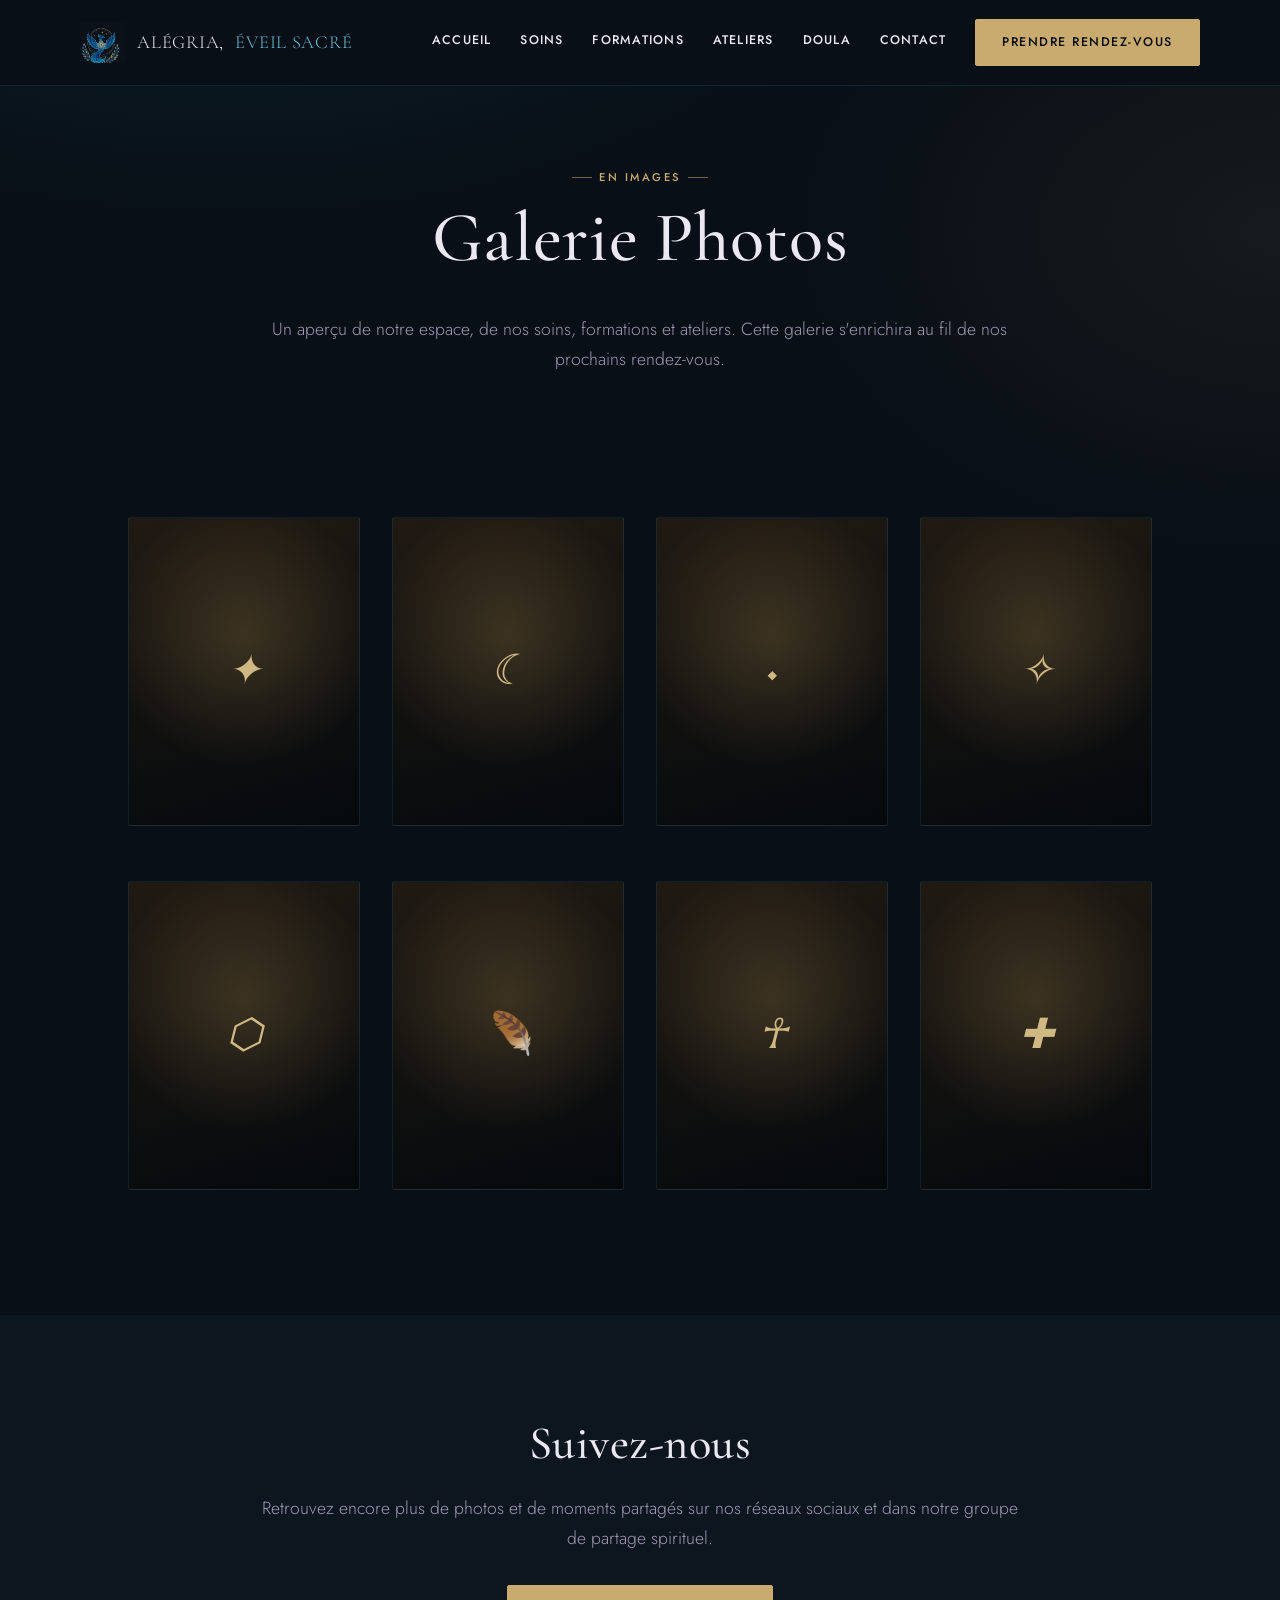
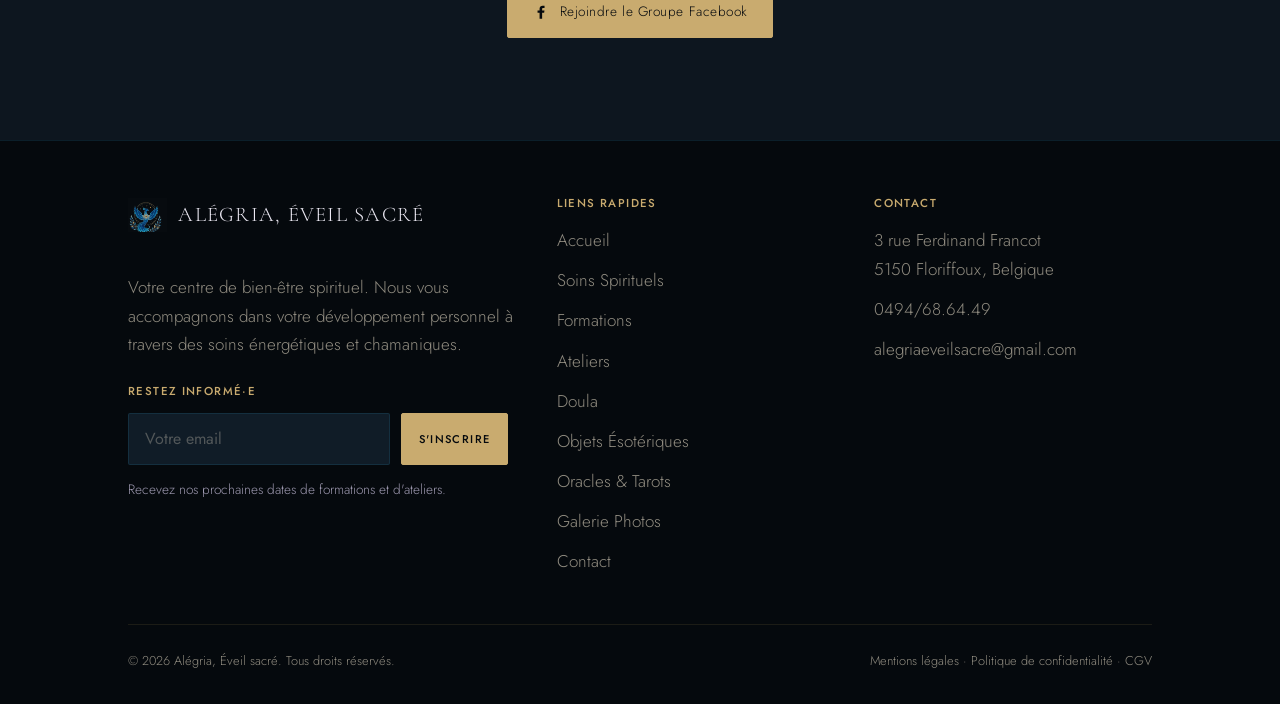
<file: galerie-photos.html>
<!DOCTYPE html>
<html lang="fr">
<head>
<meta charset="UTF-8">
<meta name="viewport" content="width=device-width, initial-scale=1.0">
<title>Galerie Photos — Alégria, Éveil Sacré</title>
<meta name="description" content="Galerie photos d'Alégria, Éveil Sacré : soins, formations, ateliers et espace de bien-être spirituel.">
<link rel="canonical" href="https://www.alegriaeveilsacre.be/galerie-photos.html">
<meta property="og:type" content="website">
<meta property="og:site_name" content="Alégria, Éveil Sacré">
<meta property="og:locale" content="fr_BE">
<meta property="og:title" content="Galerie Photos — Alégria, Éveil Sacré">
<meta property="og:description" content="Galerie photos d'Alégria, Éveil Sacré : soins, formations, ateliers et espace de bien-être spirituel.">
<meta property="og:url" content="https://www.alegriaeveilsacre.be/galerie-photos.html">
<meta property="og:image" content="https://www.alegriaeveilsacre.be/assets/img/logo-full.png">
<meta name="twitter:card" content="summary">
<meta name="twitter:title" content="Galerie Photos — Alégria, Éveil Sacré">
<meta name="twitter:description" content="Galerie photos d'Alégria, Éveil Sacré : soins, formations, ateliers et espace de bien-être spirituel.">
<meta name="twitter:image" content="https://www.alegriaeveilsacre.be/assets/img/logo-full.png">
<link rel="icon" type="image/png" href="assets/img/logo-icon.png">
<link rel="stylesheet" href="assets/css/style.css">
</head>
<body>

<header class="site-header">
  <div class="container site-header__inner">
    <a href="index.html" class="logo"><img src="assets/img/logo-icon.png" alt="" class="logo__mark">Alégria, <span>Éveil Sacré</span></a>
    <button class="nav-toggle" aria-label="Ouvrir le menu" aria-expanded="false">
      <span></span><span></span><span></span>
    </button>
    <nav class="main-nav">
      <a href="index.html">Accueil</a>
      <a href="soins-energetiques.html">Soins</a>
      <a href="formations.html">Formations</a>
      <a href="ateliers.html">Ateliers</a>
      <a href="doula.html">Doula</a>
      <a href="contact.html">Contact</a>
      <a href="rendez-vous.html" class="btn btn--primary main-nav__cta">Prendre Rendez-vous</a>
    </nav>
  </div>
</header>

<main>

  <section class="page-hero">
    <div class="container reveal">
      <span class="eyebrow">En Images</span>
      <h1>Galerie Photos</h1>
      <p class="lede">Un aperçu de notre espace, de nos soins, formations et ateliers. Cette galerie s'enrichira au fil de nos prochains rendez-vous.</p>
    </div>
  </section>

  <section class="section">
    <div class="container">
      <div class="grid grid--4">
        <div class="reveal"><div class="tile-visual" data-glyph="✦" style="--tile-a:#e4ddc8; --tile-b:#a39c74;"></div></div>
        <div class="reveal"><div class="tile-visual" data-glyph="☾" style="--tile-a:#dcd3c2; --tile-b:#8ea3c9;"></div></div>
        <div class="reveal"><div class="tile-visual" data-glyph="◆" style="--tile-a:#e2c7dd; --tile-b:#7c4f8f;"></div></div>
        <div class="reveal"><div class="tile-visual" data-glyph="✧" style="--tile-a:#efe7da; --tile-b:#8c8862;"></div></div>
        <div class="reveal"><div class="tile-visual" data-glyph="⬡" style="--tile-a:#b7c9b3; --tile-b:#455940;"></div></div>
        <div class="reveal"><div class="tile-visual" data-glyph="🪶" style="--tile-a:#cbb072; --tile-b:#3a2f1e;"></div></div>
        <div class="reveal"><div class="tile-visual" data-glyph="☥" style="--tile-a:#c9a06a; --tile-b:#7a2e22;"></div></div>
        <div class="reveal"><div class="tile-visual" data-glyph="✚" style="--tile-a:#8fa89e; --tile-b:#1c2b28;"></div></div>
      </div>
    </div>
  </section>

  <section class="section section--alt text-center reveal">
    <div class="container">
      <h2>Suivez-nous</h2>
      <p class="lede">Retrouvez encore plus de photos et de moments partagés sur nos réseaux sociaux et dans notre groupe de partage spirituel.</p>
      <div class="social-row mt-2">
        <a href="#" class="social-btn social-btn--filled">
          <svg viewBox="0 0 24 24" fill="currentColor"><path d="M13.5 21v-8h2.7l.4-3.1h-3.1V8c0-.9.25-1.5 1.55-1.5H16.7V3.7C16.4 3.66 15.4 3.6 14.2 3.6c-2.4 0-4.1 1.47-4.1 4.16V10H7.4v3.1h2.7v8h3.4Z"/></svg>
          Rejoindre le Groupe Facebook
        </a>
      </div>
    </div>
  </section>

</main>

<footer class="site-footer">
  <div class="container">
    <div class="footer-grid">
      <div>
        <div class="footer-logo"><img src="assets/img/logo-icon.png" alt="" class="logo__mark">Alégria, Éveil Sacré</div>
        <p class="mt-2">Votre centre de bien-être spirituel. Nous vous accompagnons dans votre développement personnel à travers des soins énergétiques et chamaniques.</p>
        <div class="newsletter">
          <h4>Restez informé·e</h4>
          <form class="newsletter-row" data-static-form novalidate>
            <input type="email" name="email" placeholder="Votre email" aria-label="Votre email" required>
            <button type="submit" class="btn btn--primary btn--sm">S'inscrire</button>
          </form>
          <p class="form-note">Recevez nos prochaines dates de formations et d'ateliers.</p>
          <div class="form-success">Merci ! Vous êtes inscrit·e à notre newsletter.</div>
        </div>
      </div>
      <div class="footer-col">
        <h4>Liens Rapides</h4>
        <ul>
          <li><a href="index.html">Accueil</a></li>
          <li><a href="soins-energetiques.html">Soins Spirituels</a></li>
          <li><a href="formations.html">Formations</a></li>
          <li><a href="ateliers.html">Ateliers</a></li>
          <li><a href="doula.html">Doula</a></li>
          <li><a href="objets-esoteriques.html">Objets Ésotériques</a></li>
          <li><a href="oracles-tarots.html">Oracles &amp; Tarots</a></li>
          <li><a href="galerie-photos.html">Galerie Photos</a></li>
          <li><a href="contact.html">Contact</a></li>
        </ul>
      </div>
      <div class="footer-col">
        <h4>Contact</h4>
        <ul>
          <li>3 rue Ferdinand Francot<br>5150 Floriffoux, Belgique</li>
          <li><a href="tel:+32494686449">0494/68.64.49</a></li>
          <li><a href="mailto:alegriaeveilsacre@gmail.com">alegriaeveilsacre@gmail.com</a></li>
        </ul>
      </div>
    </div>
    <div class="footer-bottom">
      <span>© 2026 Alégria, Éveil sacré. Tous droits réservés.</span>
      <span>
        <a href="mentions-legales.html">Mentions légales</a> ·
        <a href="politique-confidentialite.html">Politique de confidentialité</a> ·
        <a href="cgv.html">CGV</a>
      </span>
    </div>
  </div>
</footer>

<script src="assets/js/main.js"></script>
</body>
</html>
</file>
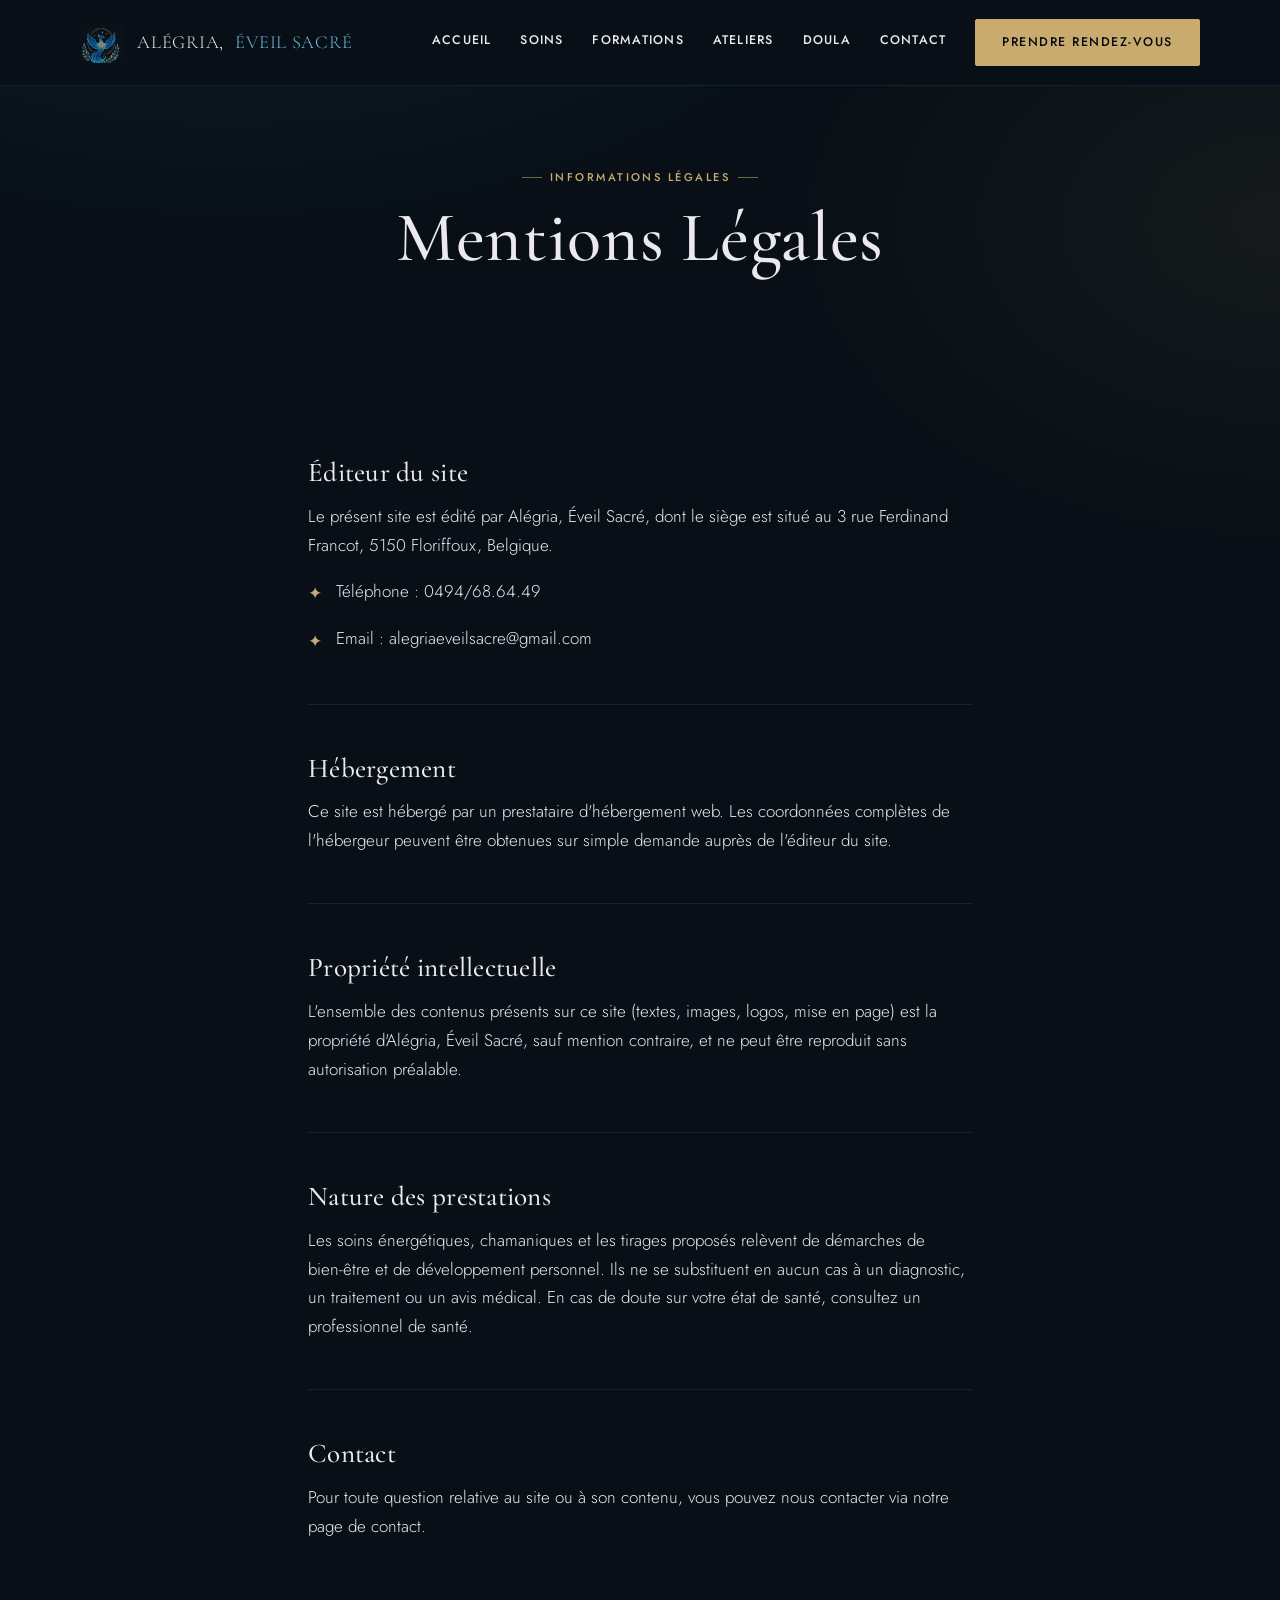
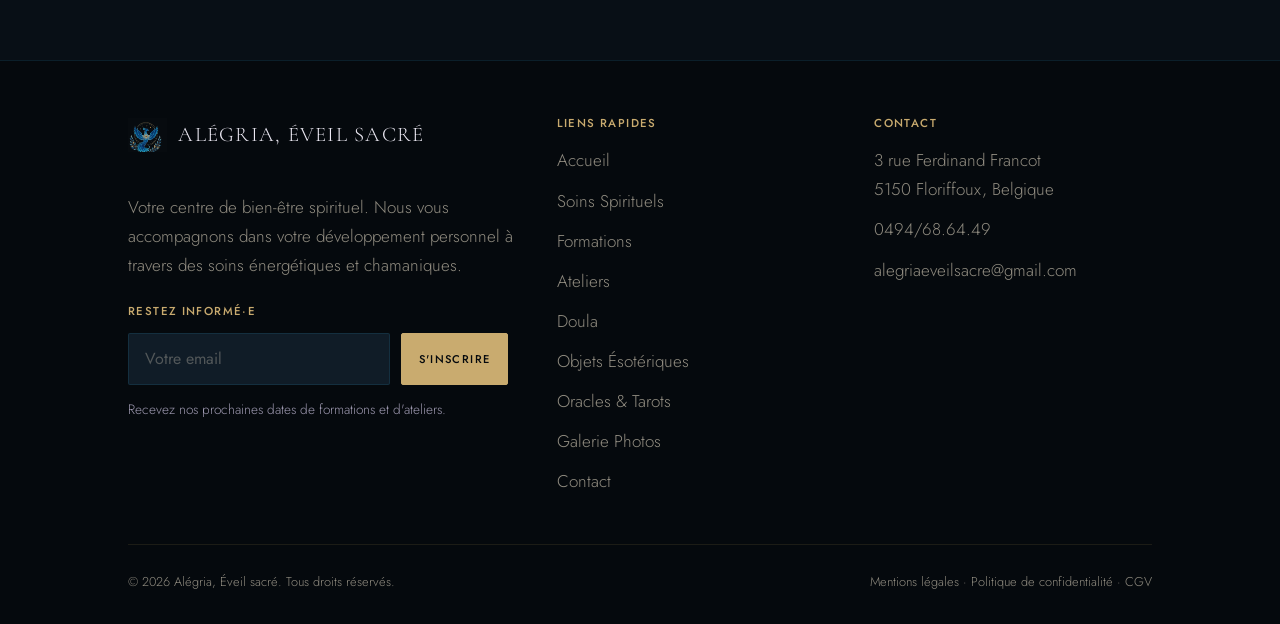
<file: mentions-legales.html>
<!DOCTYPE html>
<html lang="fr">
<head>
<meta charset="UTF-8">
<meta name="viewport" content="width=device-width, initial-scale=1.0">
<title>Mentions Légales — Alégria, Éveil Sacré</title>
<meta name="description" content="Mentions légales du site Alégria, Éveil Sacré.">
<link rel="canonical" href="https://www.alegriaeveilsacre.be/mentions-legales.html">
<meta property="og:type" content="website">
<meta property="og:site_name" content="Alégria, Éveil Sacré">
<meta property="og:locale" content="fr_BE">
<meta property="og:title" content="Mentions Légales — Alégria, Éveil Sacré">
<meta property="og:description" content="Mentions légales du site Alégria, Éveil Sacré.">
<meta property="og:url" content="https://www.alegriaeveilsacre.be/mentions-legales.html">
<meta property="og:image" content="https://www.alegriaeveilsacre.be/assets/img/logo-full.png">
<meta name="twitter:card" content="summary">
<meta name="twitter:title" content="Mentions Légales — Alégria, Éveil Sacré">
<meta name="twitter:description" content="Mentions légales du site Alégria, Éveil Sacré.">
<meta name="twitter:image" content="https://www.alegriaeveilsacre.be/assets/img/logo-full.png">
<link rel="icon" type="image/png" href="assets/img/logo-icon.png">
<link rel="stylesheet" href="assets/css/style.css">
</head>
<body>

<header class="site-header">
  <div class="container site-header__inner">
    <a href="index.html" class="logo"><img src="assets/img/logo-icon.png" alt="" class="logo__mark">Alégria, <span>Éveil Sacré</span></a>
    <button class="nav-toggle" aria-label="Ouvrir le menu" aria-expanded="false">
      <span></span><span></span><span></span>
    </button>
    <nav class="main-nav">
      <a href="index.html">Accueil</a>
      <a href="soins-energetiques.html">Soins</a>
      <a href="formations.html">Formations</a>
      <a href="ateliers.html">Ateliers</a>
      <a href="doula.html">Doula</a>
      <a href="contact.html">Contact</a>
      <a href="rendez-vous.html" class="btn btn--primary main-nav__cta">Prendre Rendez-vous</a>
    </nav>
  </div>
</header>

<main>
  <section class="page-hero">
    <div class="container reveal">
      <span class="eyebrow">Informations légales</span>
      <h1>Mentions Légales</h1>
    </div>
  </section>

  <section class="section">
    <div class="container reveal" style="max-width: 760px;">

      <h3>Éditeur du site</h3>
      <p>Le présent site est édité par Alégria, Éveil Sacré, dont le siège est situé au 3 rue Ferdinand Francot, 5150 Floriffoux, Belgique.</p>
      <ul class="check-list">
        <li>Téléphone : 0494/68.64.49</li>
        <li>Email : alegriaeveilsacre@gmail.com</li>
      </ul>

      <hr class="divider">

      <h3>Hébergement</h3>
      <p>Ce site est hébergé par un prestataire d'hébergement web. Les coordonnées complètes de l'hébergeur peuvent être obtenues sur simple demande auprès de l'éditeur du site.</p>

      <hr class="divider">

      <h3>Propriété intellectuelle</h3>
      <p>L'ensemble des contenus présents sur ce site (textes, images, logos, mise en page) est la propriété d'Alégria, Éveil Sacré, sauf mention contraire, et ne peut être reproduit sans autorisation préalable.</p>

      <hr class="divider">

      <h3>Nature des prestations</h3>
      <p>Les soins énergétiques, chamaniques et les tirages proposés relèvent de démarches de bien-être et de développement personnel. Ils ne se substituent en aucun cas à un diagnostic, un traitement ou un avis médical. En cas de doute sur votre état de santé, consultez un professionnel de santé.</p>

      <hr class="divider">

      <h3>Contact</h3>
      <p>Pour toute question relative au site ou à son contenu, vous pouvez nous contacter via notre <a href="contact.html">page de contact</a>.</p>

    </div>
  </section>
</main>

<footer class="site-footer">
  <div class="container">
    <div class="footer-grid">
      <div>
        <div class="footer-logo"><img src="assets/img/logo-icon.png" alt="" class="logo__mark">Alégria, Éveil Sacré</div>
        <p class="mt-2">Votre centre de bien-être spirituel. Nous vous accompagnons dans votre développement personnel à travers des soins énergétiques et chamaniques.</p>
        <div class="newsletter">
          <h4>Restez informé·e</h4>
          <form class="newsletter-row" data-static-form novalidate>
            <input type="email" name="email" placeholder="Votre email" aria-label="Votre email" required>
            <button type="submit" class="btn btn--primary btn--sm">S'inscrire</button>
          </form>
          <p class="form-note">Recevez nos prochaines dates de formations et d'ateliers.</p>
          <div class="form-success">Merci ! Vous êtes inscrit·e à notre newsletter.</div>
        </div>
      </div>
      <div class="footer-col">
        <h4>Liens Rapides</h4>
        <ul>
          <li><a href="index.html">Accueil</a></li>
          <li><a href="soins-energetiques.html">Soins Spirituels</a></li>
          <li><a href="formations.html">Formations</a></li>
          <li><a href="ateliers.html">Ateliers</a></li>
          <li><a href="doula.html">Doula</a></li>
          <li><a href="objets-esoteriques.html">Objets Ésotériques</a></li>
          <li><a href="oracles-tarots.html">Oracles &amp; Tarots</a></li>
          <li><a href="galerie-photos.html">Galerie Photos</a></li>
          <li><a href="contact.html">Contact</a></li>
        </ul>
      </div>
      <div class="footer-col">
        <h4>Contact</h4>
        <ul>
          <li>3 rue Ferdinand Francot<br>5150 Floriffoux, Belgique</li>
          <li><a href="tel:+32494686449">0494/68.64.49</a></li>
          <li><a href="mailto:alegriaeveilsacre@gmail.com">alegriaeveilsacre@gmail.com</a></li>
        </ul>
      </div>
    </div>
    <div class="footer-bottom">
      <span>© 2026 Alégria, Éveil sacré. Tous droits réservés.</span>
      <span>
        <a href="mentions-legales.html">Mentions légales</a> ·
        <a href="politique-confidentialite.html">Politique de confidentialité</a> ·
        <a href="cgv.html">CGV</a>
      </span>
    </div>
  </div>
</footer>

<script src="assets/js/main.js"></script>
</body>
</html>
</file>
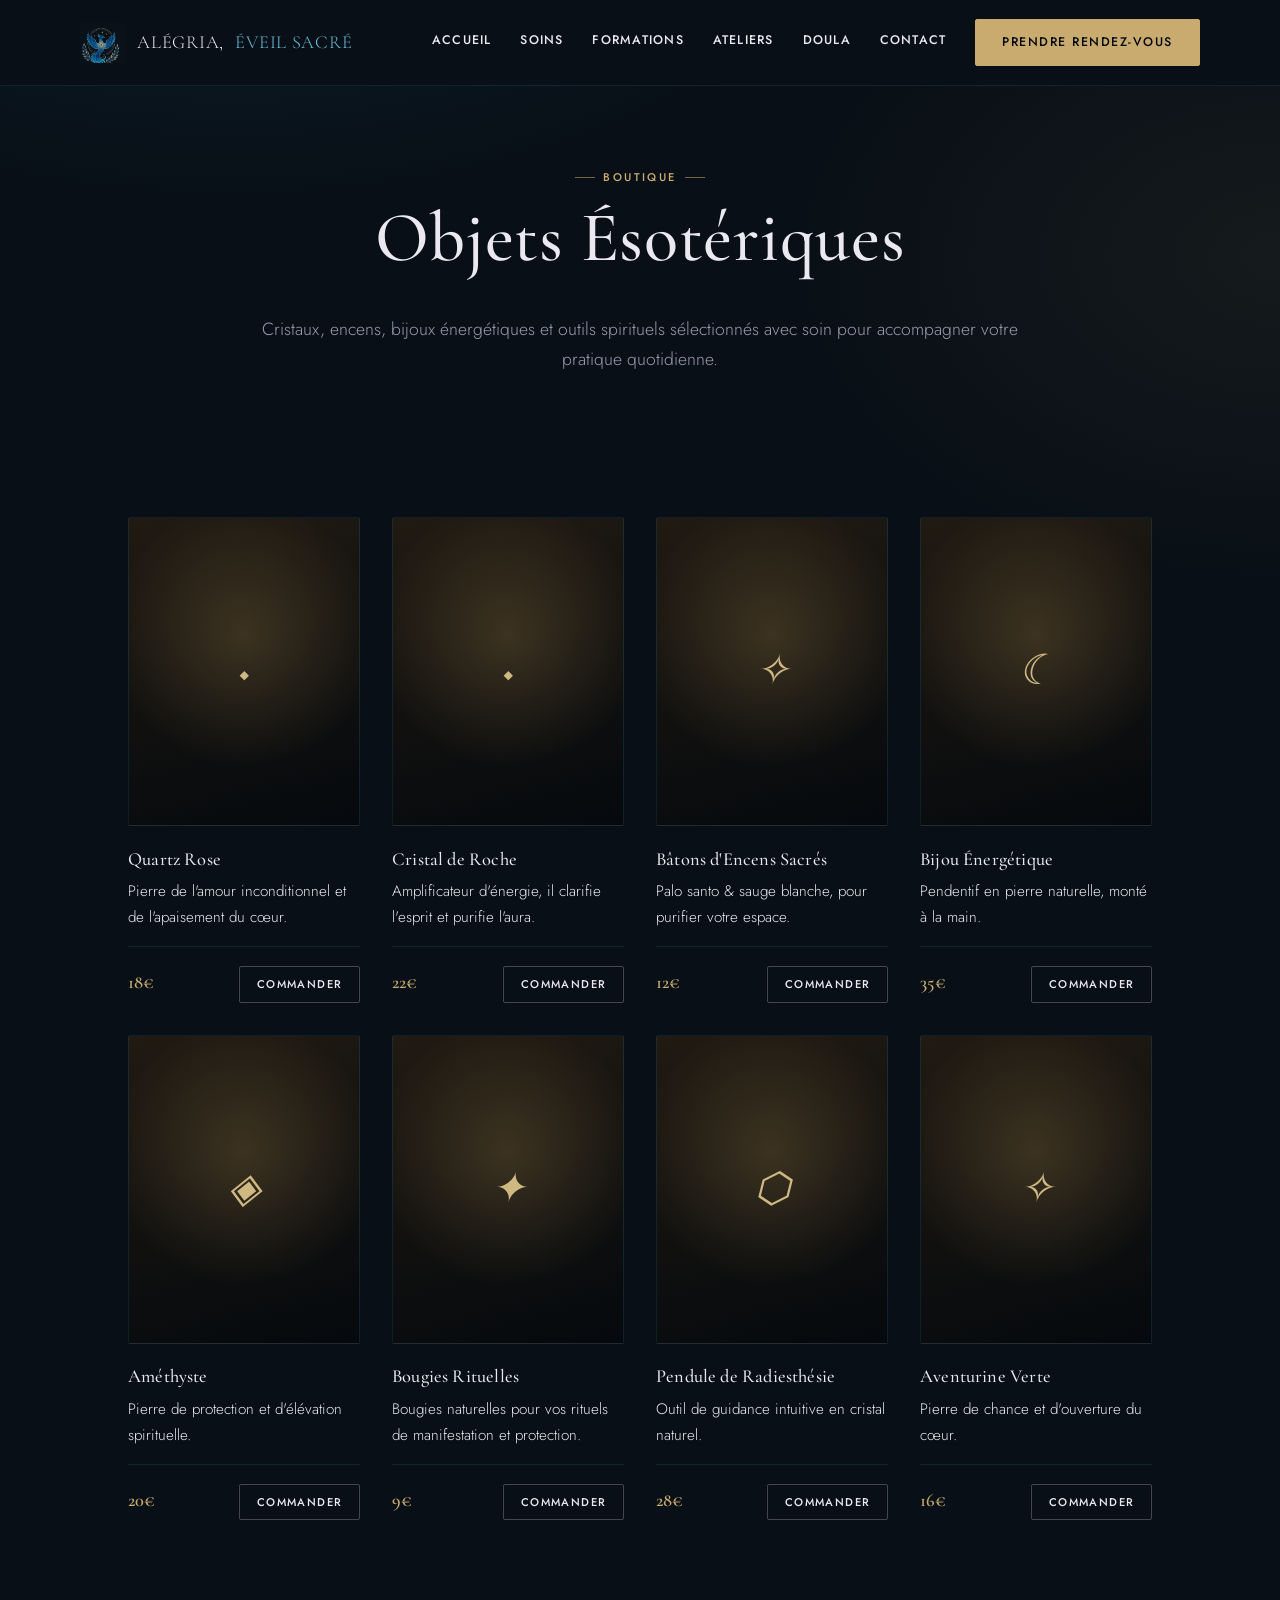
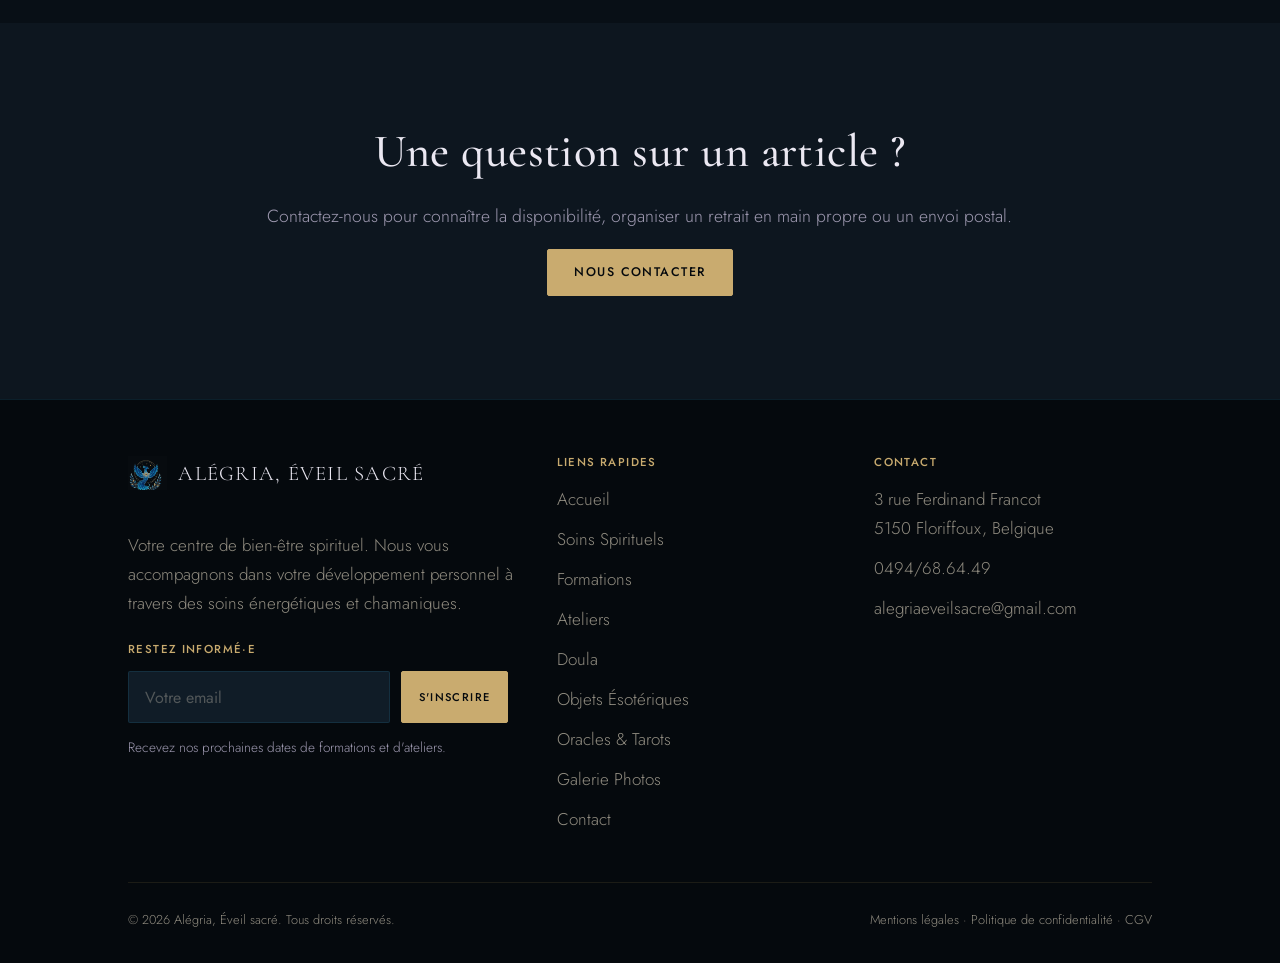
<file: objets-esoteriques.html>
<!DOCTYPE html>
<html lang="fr">
<head>
<meta charset="UTF-8">
<meta name="viewport" content="width=device-width, initial-scale=1.0">
<title>Objets Ésotériques — Alégria, Éveil Sacré</title>
<meta name="description" content="Cristaux, encens, bijoux énergétiques et outils spirituels sélectionnés avec soin par Alégria, Éveil Sacré.">
<link rel="canonical" href="https://www.alegriaeveilsacre.be/objets-esoteriques.html">
<meta property="og:type" content="website">
<meta property="og:site_name" content="Alégria, Éveil Sacré">
<meta property="og:locale" content="fr_BE">
<meta property="og:title" content="Objets Ésotériques — Alégria, Éveil Sacré">
<meta property="og:description" content="Cristaux, encens, bijoux énergétiques et outils spirituels sélectionnés avec soin par Alégria, Éveil Sacré.">
<meta property="og:url" content="https://www.alegriaeveilsacre.be/objets-esoteriques.html">
<meta property="og:image" content="https://www.alegriaeveilsacre.be/assets/img/logo-full.png">
<meta name="twitter:card" content="summary">
<meta name="twitter:title" content="Objets Ésotériques — Alégria, Éveil Sacré">
<meta name="twitter:description" content="Cristaux, encens, bijoux énergétiques et outils spirituels sélectionnés avec soin par Alégria, Éveil Sacré.">
<meta name="twitter:image" content="https://www.alegriaeveilsacre.be/assets/img/logo-full.png">
<link rel="icon" type="image/png" href="assets/img/logo-icon.png">
<link rel="stylesheet" href="assets/css/style.css">
</head>
<body>

<header class="site-header">
  <div class="container site-header__inner">
    <a href="index.html" class="logo"><img src="assets/img/logo-icon.png" alt="" class="logo__mark">Alégria, <span>Éveil Sacré</span></a>
    <button class="nav-toggle" aria-label="Ouvrir le menu" aria-expanded="false">
      <span></span><span></span><span></span>
    </button>
    <nav class="main-nav">
      <a href="index.html">Accueil</a>
      <a href="soins-energetiques.html">Soins</a>
      <a href="formations.html">Formations</a>
      <a href="ateliers.html">Ateliers</a>
      <a href="doula.html">Doula</a>
      <a href="contact.html">Contact</a>
      <a href="rendez-vous.html" class="btn btn--primary main-nav__cta">Prendre Rendez-vous</a>
    </nav>
  </div>
</header>

<main>

  <section class="page-hero">
    <div class="container reveal">
      <span class="eyebrow">Boutique</span>
      <h1>Objets Ésotériques</h1>
      <p class="lede">Cristaux, encens, bijoux énergétiques et outils spirituels sélectionnés avec soin pour accompagner votre pratique quotidienne.</p>
    </div>
  </section>

  <section class="section">
    <div class="container">
      <div class="grid grid--4">
        <div class="reveal">
          <div class="tile-visual" data-glyph="◆" style="--tile-a:#f1ece0; --tile-b:#cbc4a0;"></div>
          <h3 style="font-size:1.15rem">Quartz Rose</h3>
          <p style="font-size:0.95rem">Pierre de l'amour inconditionnel et de l'apaisement du cœur.</p>
          <div class="card__meta">
            <span class="price">18€</span>
            <a href="contact.html" class="btn btn--sm btn--outline">Commander</a>
          </div>
        </div>
        <div class="reveal">
          <div class="tile-visual" data-glyph="◆" style="--tile-a:#e7e2d3; --tile-b:#9c9569;"></div>
          <h3 style="font-size:1.15rem">Cristal de Roche</h3>
          <p style="font-size:0.95rem">Amplificateur d'énergie, il clarifie l'esprit et purifie l'aura.</p>
          <div class="card__meta">
            <span class="price">22€</span>
            <a href="contact.html" class="btn btn--sm btn--outline">Commander</a>
          </div>
        </div>
        <div class="reveal">
          <div class="tile-visual" data-glyph="✧" style="--tile-a:#efe7da; --tile-b:#8c8862;"></div>
          <h3 style="font-size:1.15rem">Bâtons d'Encens Sacrés</h3>
          <p style="font-size:0.95rem">Palo santo &amp; sauge blanche, pour purifier votre espace.</p>
          <div class="card__meta">
            <span class="price">12€</span>
            <a href="contact.html" class="btn btn--sm btn--outline">Commander</a>
          </div>
        </div>
        <div class="reveal">
          <div class="tile-visual" data-glyph="☾" style="--tile-a:#e9e3d1; --tile-b:#6f6b45;"></div>
          <h3 style="font-size:1.15rem">Bijou Énergétique</h3>
          <p style="font-size:0.95rem">Pendentif en pierre naturelle, monté à la main.</p>
          <div class="card__meta">
            <span class="price">35€</span>
            <a href="contact.html" class="btn btn--sm btn--outline">Commander</a>
          </div>
        </div>
        <div class="reveal">
          <div class="tile-visual" data-glyph="◈" style="--tile-a:#dcd3c2; --tile-b:#a67c52;"></div>
          <h3 style="font-size:1.15rem">Améthyste</h3>
          <p style="font-size:0.95rem">Pierre de protection et d'élévation spirituelle.</p>
          <div class="card__meta">
            <span class="price">20€</span>
            <a href="contact.html" class="btn btn--sm btn--outline">Commander</a>
          </div>
        </div>
        <div class="reveal">
          <div class="tile-visual" data-glyph="✦" style="--tile-a:#efe4d0; --tile-b:#c99a4a;"></div>
          <h3 style="font-size:1.15rem">Bougies Rituelles</h3>
          <p style="font-size:0.95rem">Bougies naturelles pour vos rituels de manifestation et protection.</p>
          <div class="card__meta">
            <span class="price">9€</span>
            <a href="contact.html" class="btn btn--sm btn--outline">Commander</a>
          </div>
        </div>
        <div class="reveal">
          <div class="tile-visual" data-glyph="⬡" style="--tile-a:#e3ded0; --tile-b:#7c7455;"></div>
          <h3 style="font-size:1.15rem">Pendule de Radiesthésie</h3>
          <p style="font-size:0.95rem">Outil de guidance intuitive en cristal naturel.</p>
          <div class="card__meta">
            <span class="price">28€</span>
            <a href="contact.html" class="btn btn--sm btn--outline">Commander</a>
          </div>
        </div>
        <div class="reveal">
          <div class="tile-visual" data-glyph="✧" style="--tile-a:#e8e0cd; --tile-b:#556b5a;"></div>
          <h3 style="font-size:1.15rem">Aventurine Verte</h3>
          <p style="font-size:0.95rem">Pierre de chance et d'ouverture du cœur.</p>
          <div class="card__meta">
            <span class="price">16€</span>
            <a href="contact.html" class="btn btn--sm btn--outline">Commander</a>
          </div>
        </div>
      </div>
    </div>
  </section>

  <section class="section section--alt text-center reveal">
    <div class="container">
      <h2>Une question sur un article ?</h2>
      <p class="lede">Contactez-nous pour connaître la disponibilité, organiser un retrait en main propre ou un envoi postal.</p>
      <a href="contact.html" class="btn btn--primary">Nous Contacter</a>
    </div>
  </section>

</main>

<footer class="site-footer">
  <div class="container">
    <div class="footer-grid">
      <div>
        <div class="footer-logo"><img src="assets/img/logo-icon.png" alt="" class="logo__mark">Alégria, Éveil Sacré</div>
        <p class="mt-2">Votre centre de bien-être spirituel. Nous vous accompagnons dans votre développement personnel à travers des soins énergétiques et chamaniques.</p>
        <div class="newsletter">
          <h4>Restez informé·e</h4>
          <form class="newsletter-row" data-static-form novalidate>
            <input type="email" name="email" placeholder="Votre email" aria-label="Votre email" required>
            <button type="submit" class="btn btn--primary btn--sm">S'inscrire</button>
          </form>
          <p class="form-note">Recevez nos prochaines dates de formations et d'ateliers.</p>
          <div class="form-success">Merci ! Vous êtes inscrit·e à notre newsletter.</div>
        </div>
      </div>
      <div class="footer-col">
        <h4>Liens Rapides</h4>
        <ul>
          <li><a href="index.html">Accueil</a></li>
          <li><a href="soins-energetiques.html">Soins Spirituels</a></li>
          <li><a href="formations.html">Formations</a></li>
          <li><a href="ateliers.html">Ateliers</a></li>
          <li><a href="doula.html">Doula</a></li>
          <li><a href="objets-esoteriques.html">Objets Ésotériques</a></li>
          <li><a href="oracles-tarots.html">Oracles &amp; Tarots</a></li>
          <li><a href="galerie-photos.html">Galerie Photos</a></li>
          <li><a href="contact.html">Contact</a></li>
        </ul>
      </div>
      <div class="footer-col">
        <h4>Contact</h4>
        <ul>
          <li>3 rue Ferdinand Francot<br>5150 Floriffoux, Belgique</li>
          <li><a href="tel:+32494686449">0494/68.64.49</a></li>
          <li><a href="mailto:alegriaeveilsacre@gmail.com">alegriaeveilsacre@gmail.com</a></li>
        </ul>
      </div>
    </div>
    <div class="footer-bottom">
      <span>© 2026 Alégria, Éveil sacré. Tous droits réservés.</span>
      <span>
        <a href="mentions-legales.html">Mentions légales</a> ·
        <a href="politique-confidentialite.html">Politique de confidentialité</a> ·
        <a href="cgv.html">CGV</a>
      </span>
    </div>
  </div>
</footer>

<script src="assets/js/main.js"></script>
</body>
</html>
</file>
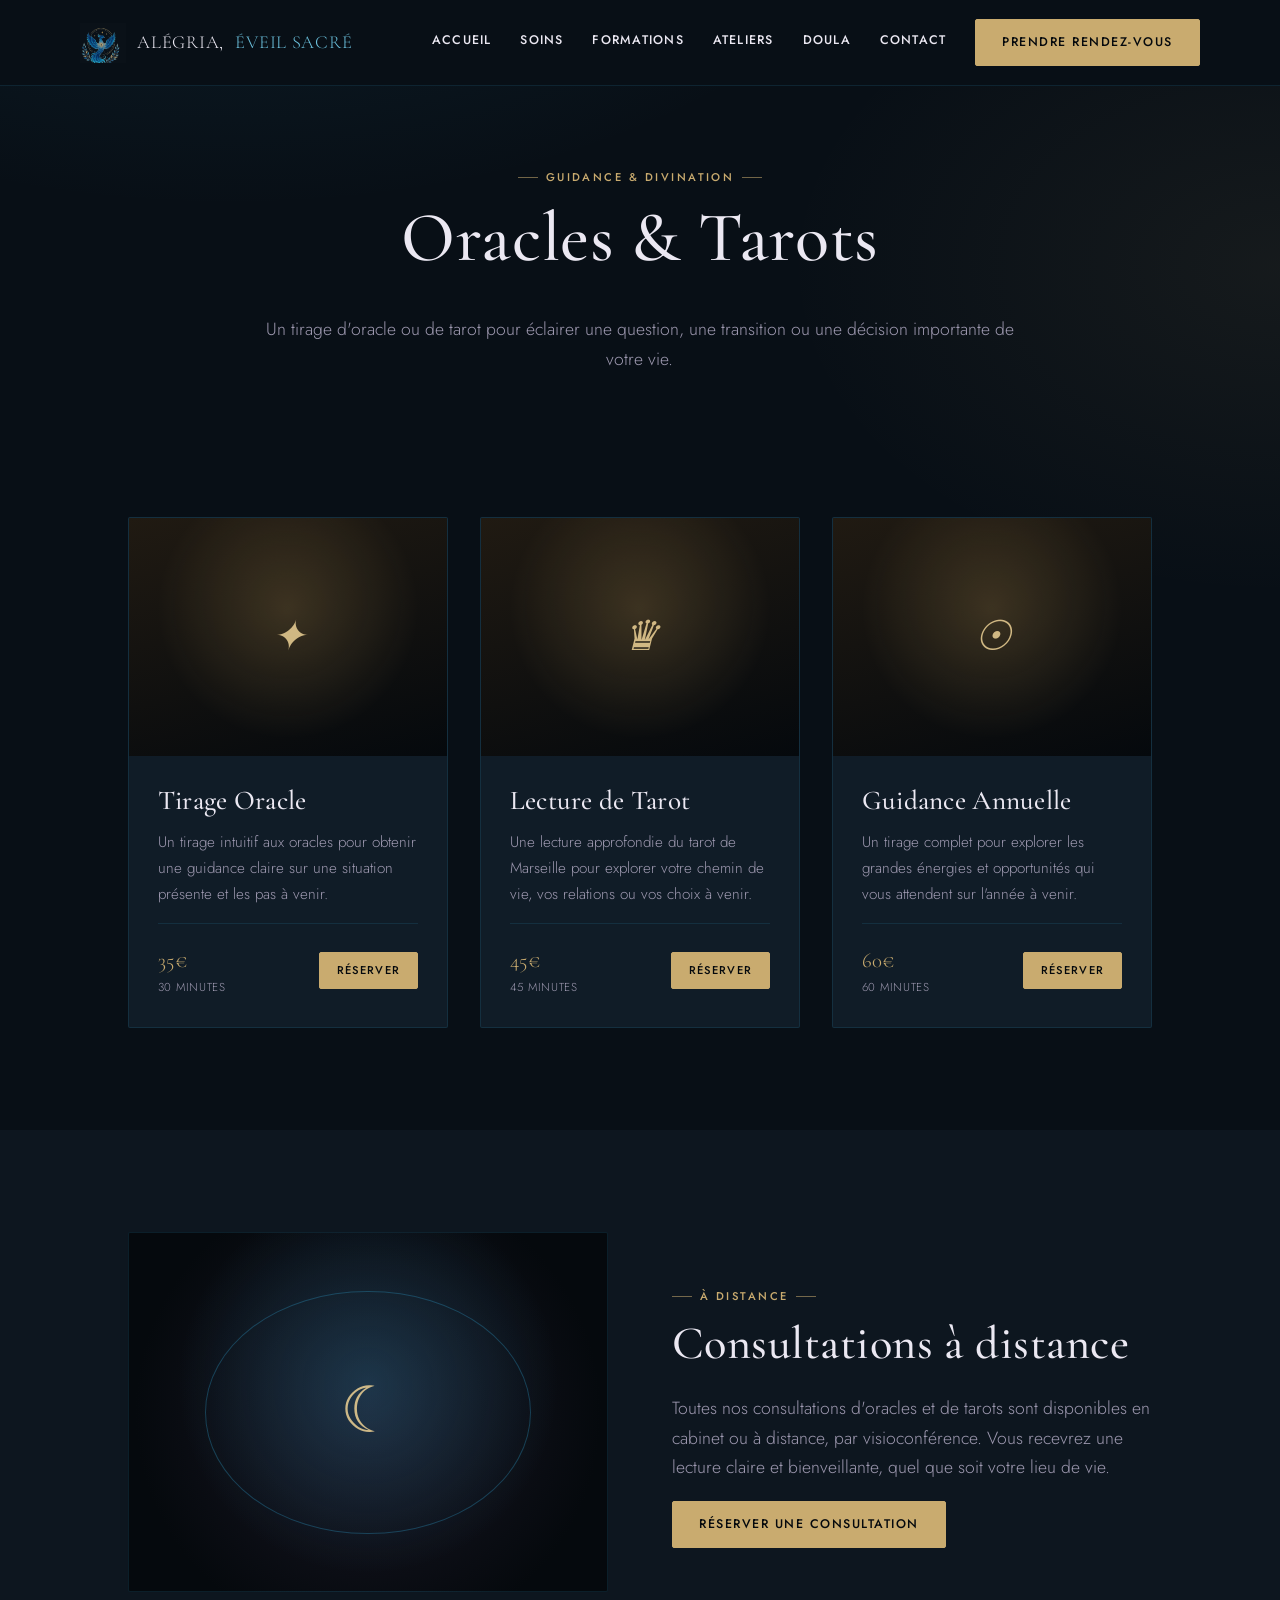
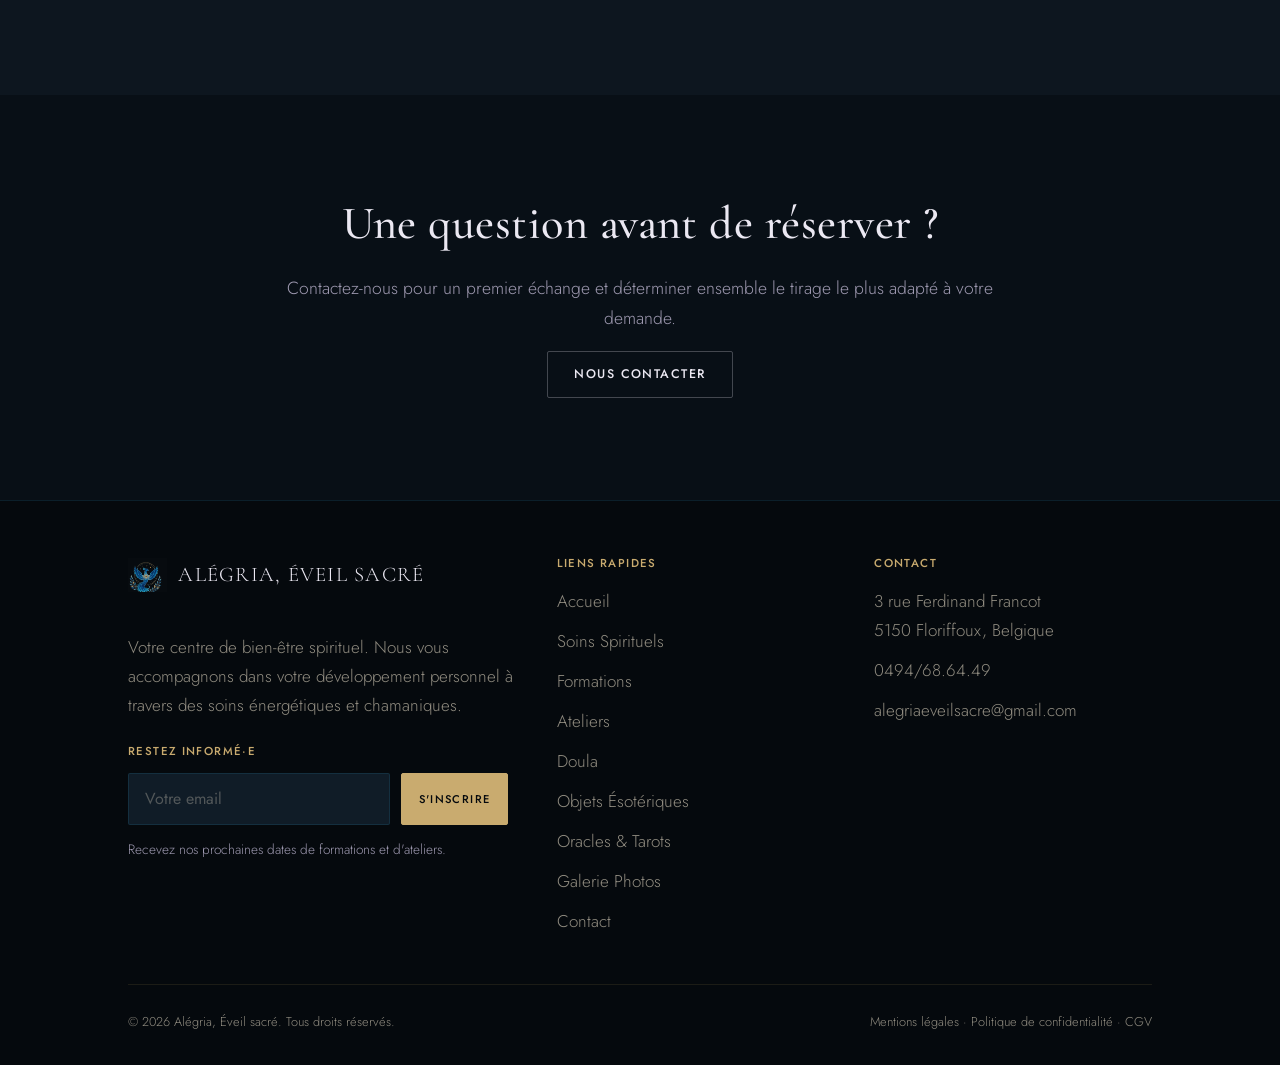
<file: oracles-tarots.html>
<!DOCTYPE html>
<html lang="fr">
<head>
<meta charset="UTF-8">
<meta name="viewport" content="width=device-width, initial-scale=1.0">
<title>Oracles &amp; Tarots — Alégria, Éveil Sacré</title>
<meta name="description" content="Tirages d'oracles et de tarots pour éclairer vos questions, transitions et décisions. Consultations en cabinet ou à distance avec Alégria, Éveil Sacré.">
<link rel="canonical" href="https://www.alegriaeveilsacre.be/oracles-tarots.html">
<meta property="og:type" content="website">
<meta property="og:site_name" content="Alégria, Éveil Sacré">
<meta property="og:locale" content="fr_BE">
<meta property="og:title" content="Oracles &amp; Tarots — Alégria, Éveil Sacré">
<meta property="og:description" content="Tirages d&#x27;oracles et de tarots pour éclairer vos questions, transitions et décisions. Consultations en cabinet ou à distance avec Alégria, Éveil Sacré.">
<meta property="og:url" content="https://www.alegriaeveilsacre.be/oracles-tarots.html">
<meta property="og:image" content="https://www.alegriaeveilsacre.be/assets/img/logo-full.png">
<meta name="twitter:card" content="summary">
<meta name="twitter:title" content="Oracles &amp; Tarots — Alégria, Éveil Sacré">
<meta name="twitter:description" content="Tirages d&#x27;oracles et de tarots pour éclairer vos questions, transitions et décisions. Consultations en cabinet ou à distance avec Alégria, Éveil Sacré.">
<meta name="twitter:image" content="https://www.alegriaeveilsacre.be/assets/img/logo-full.png">
<link rel="icon" type="image/png" href="assets/img/logo-icon.png">
<link rel="stylesheet" href="assets/css/style.css">
</head>
<body>

<header class="site-header">
  <div class="container site-header__inner">
    <a href="index.html" class="logo"><img src="assets/img/logo-icon.png" alt="" class="logo__mark">Alégria, <span>Éveil Sacré</span></a>
    <button class="nav-toggle" aria-label="Ouvrir le menu" aria-expanded="false">
      <span></span><span></span><span></span>
    </button>
    <nav class="main-nav">
      <a href="index.html">Accueil</a>
      <a href="soins-energetiques.html">Soins</a>
      <a href="formations.html">Formations</a>
      <a href="ateliers.html">Ateliers</a>
      <a href="doula.html">Doula</a>
      <a href="contact.html">Contact</a>
      <a href="rendez-vous.html" class="btn btn--primary main-nav__cta">Prendre Rendez-vous</a>
    </nav>
  </div>
</header>

<main>

  <section class="page-hero">
    <div class="container reveal">
      <span class="eyebrow">Guidance &amp; Divination</span>
      <h1>Oracles &amp; Tarots</h1>
      <p class="lede">Un tirage d'oracle ou de tarot pour éclairer une question, une transition ou une décision importante de votre vie.</p>
    </div>
  </section>

  <section class="section">
    <div class="container">
      <div class="grid grid--3">

        <div class="offer-card reveal">
          <div class="offer-card__visual"><div class="theme-visual" data-glyph="✦" style="--tv-a:#d8c7e0; --tv-b:#4a2e6b;"></div></div>
          <div class="offer-card__body">
            <h3>Tirage Oracle</h3>
            <p>Un tirage intuitif aux oracles pour obtenir une guidance claire sur une situation présente et les pas à venir.</p>
            <div class="offer-card__foot">
              <div>
                <span class="price">35€</span>
                <span class="duration">30 minutes</span>
              </div>
              <a href="rendez-vous.html?soin=tirage-oracle" class="btn btn--sm btn--primary">Réserver</a>
            </div>
          </div>
        </div>

        <div class="offer-card reveal">
          <div class="offer-card__visual"><div class="theme-visual" data-glyph="♛" style="--tv-a:#c9a35c; --tv-b:#3a1c14;"></div></div>
          <div class="offer-card__body">
            <h3>Lecture de Tarot</h3>
            <p>Une lecture approfondie du tarot de Marseille pour explorer votre chemin de vie, vos relations ou vos choix à venir.</p>
            <div class="offer-card__foot">
              <div>
                <span class="price">45€</span>
                <span class="duration">45 minutes</span>
              </div>
              <a href="rendez-vous.html?soin=lecture-tarot" class="btn btn--sm btn--primary">Réserver</a>
            </div>
          </div>
        </div>

        <div class="offer-card reveal">
          <div class="offer-card__visual"><div class="theme-visual" data-glyph="☉" style="--tv-a:#e3b25c; --tv-b:#7a2e22;"></div></div>
          <div class="offer-card__body">
            <h3>Guidance Annuelle</h3>
            <p>Un tirage complet pour explorer les grandes énergies et opportunités qui vous attendent sur l'année à venir.</p>
            <div class="offer-card__foot">
              <div>
                <span class="price">60€</span>
                <span class="duration">60 minutes</span>
              </div>
              <a href="rendez-vous.html?soin=guidance-annuelle" class="btn btn--sm btn--primary">Réserver</a>
            </div>
          </div>
        </div>

      </div>
    </div>
  </section>

  <section class="section section--alt">
    <div class="container split reveal">
      <div class="split__visual visual-orb" role="img" aria-label="Tirage d'oracle"></div>
      <div>
        <span class="eyebrow">À distance</span>
        <h2>Consultations à distance</h2>
        <p class="lede">Toutes nos consultations d'oracles et de tarots sont disponibles en cabinet ou à distance, par visioconférence. Vous recevrez une lecture claire et bienveillante, quel que soit votre lieu de vie.</p>
        <a href="rendez-vous.html?soin=tirage-oracle" class="btn btn--primary">Réserver une consultation</a>
      </div>
    </div>
  </section>

  <section class="section text-center reveal">
    <div class="container">
      <h2>Une question avant de réserver ?</h2>
      <p class="lede">Contactez-nous pour un premier échange et déterminer ensemble le tirage le plus adapté à votre demande.</p>
      <a href="contact.html" class="btn btn--outline">Nous Contacter</a>
    </div>
  </section>

</main>

<footer class="site-footer">
  <div class="container">
    <div class="footer-grid">
      <div>
        <div class="footer-logo"><img src="assets/img/logo-icon.png" alt="" class="logo__mark">Alégria, Éveil Sacré</div>
        <p class="mt-2">Votre centre de bien-être spirituel. Nous vous accompagnons dans votre développement personnel à travers des soins énergétiques et chamaniques.</p>
        <div class="newsletter">
          <h4>Restez informé·e</h4>
          <form class="newsletter-row" data-static-form novalidate>
            <input type="email" name="email" placeholder="Votre email" aria-label="Votre email" required>
            <button type="submit" class="btn btn--primary btn--sm">S'inscrire</button>
          </form>
          <p class="form-note">Recevez nos prochaines dates de formations et d'ateliers.</p>
          <div class="form-success">Merci ! Vous êtes inscrit·e à notre newsletter.</div>
        </div>
      </div>
      <div class="footer-col">
        <h4>Liens Rapides</h4>
        <ul>
          <li><a href="index.html">Accueil</a></li>
          <li><a href="soins-energetiques.html">Soins Spirituels</a></li>
          <li><a href="formations.html">Formations</a></li>
          <li><a href="ateliers.html">Ateliers</a></li>
          <li><a href="doula.html">Doula</a></li>
          <li><a href="objets-esoteriques.html">Objets Ésotériques</a></li>
          <li><a href="oracles-tarots.html">Oracles &amp; Tarots</a></li>
          <li><a href="galerie-photos.html">Galerie Photos</a></li>
          <li><a href="contact.html">Contact</a></li>
        </ul>
      </div>
      <div class="footer-col">
        <h4>Contact</h4>
        <ul>
          <li>3 rue Ferdinand Francot<br>5150 Floriffoux, Belgique</li>
          <li><a href="tel:+32494686449">0494/68.64.49</a></li>
          <li><a href="mailto:alegriaeveilsacre@gmail.com">alegriaeveilsacre@gmail.com</a></li>
        </ul>
      </div>
    </div>
    <div class="footer-bottom">
      <span>© 2026 Alégria, Éveil sacré. Tous droits réservés.</span>
      <span>
        <a href="mentions-legales.html">Mentions légales</a> ·
        <a href="politique-confidentialite.html">Politique de confidentialité</a> ·
        <a href="cgv.html">CGV</a>
      </span>
    </div>
  </div>
</footer>

<script src="assets/js/main.js"></script>
</body>
</html>
</file>
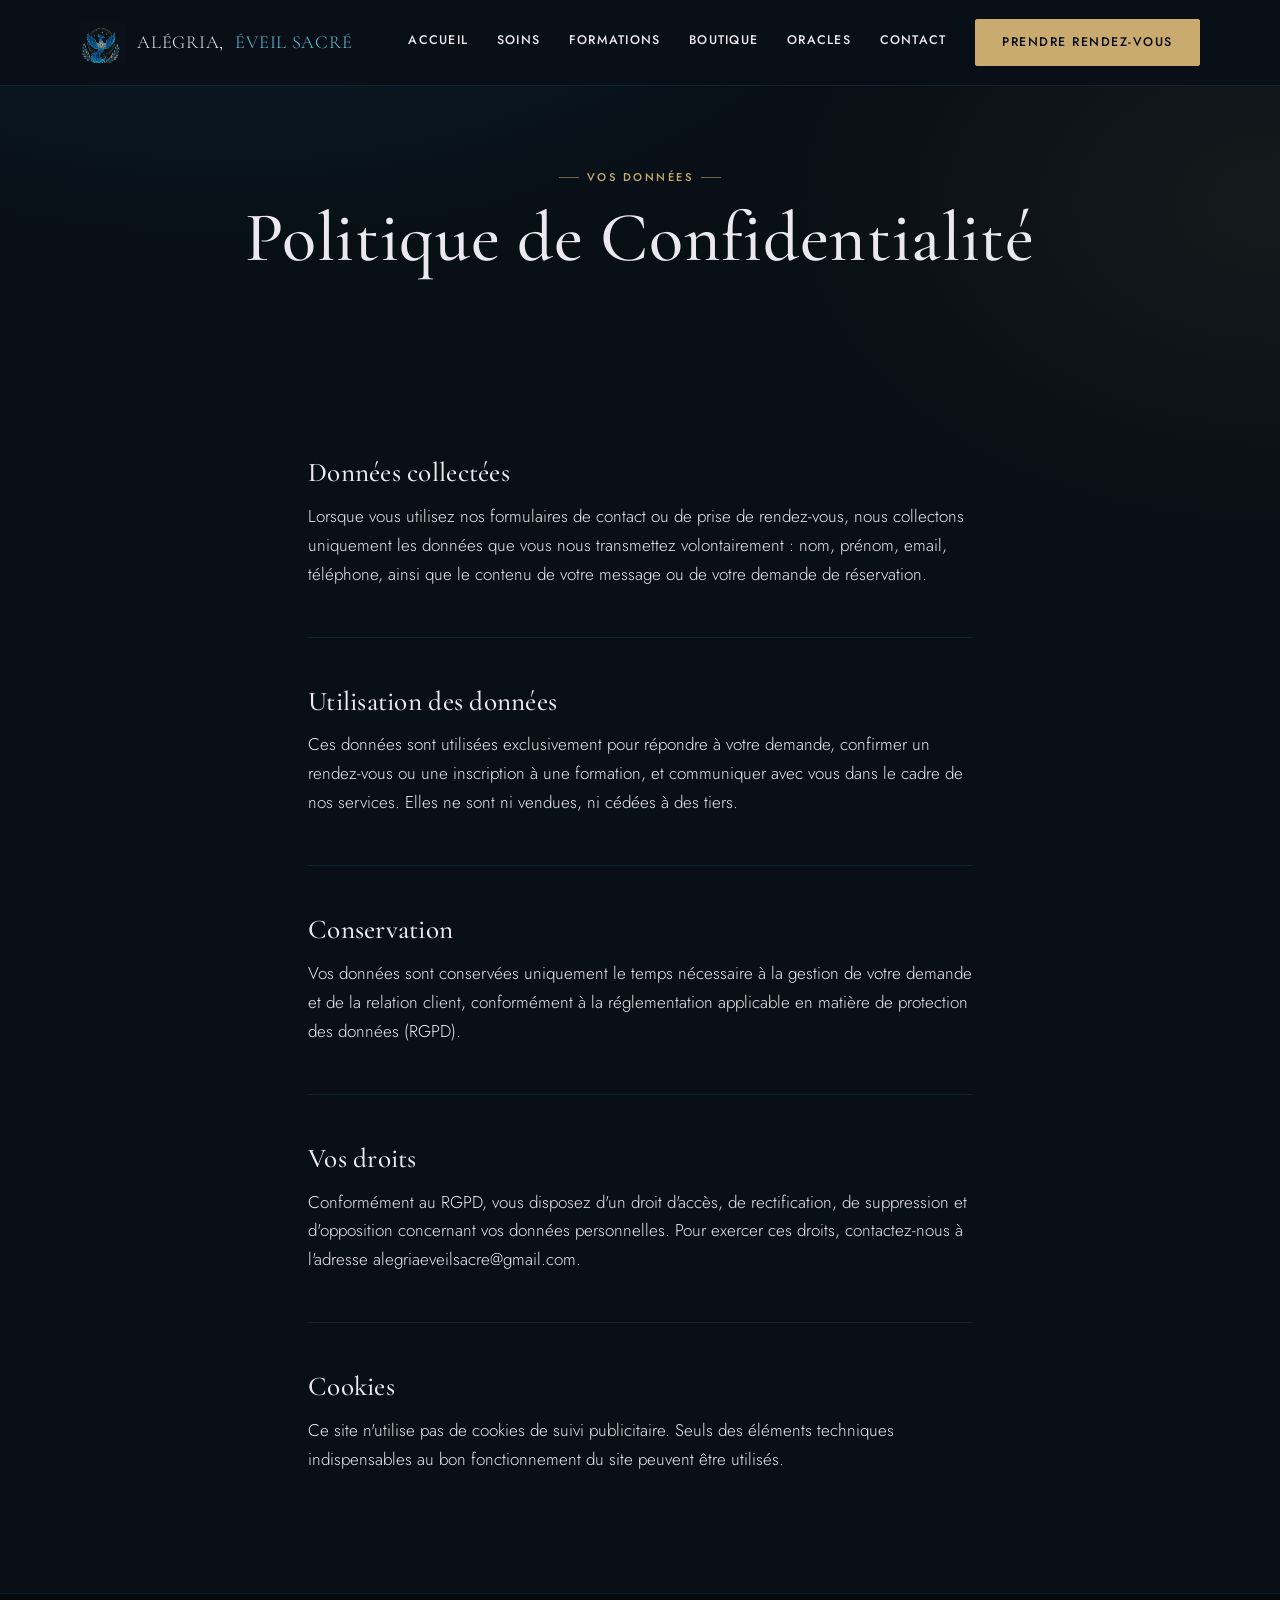
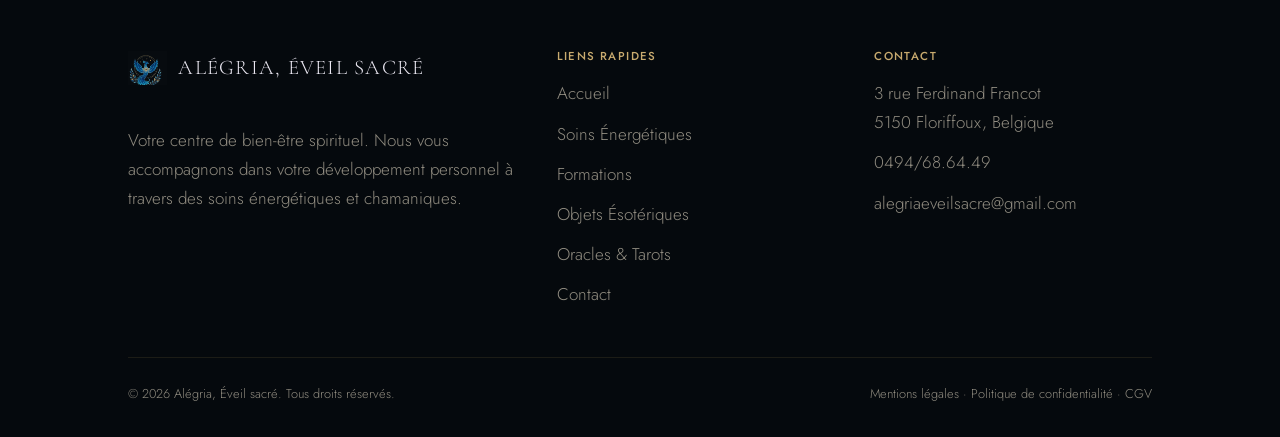
<file: politique-confidentialite.html>
<!DOCTYPE html>
<html lang="fr">
<head>
<meta charset="UTF-8">
<meta name="viewport" content="width=device-width, initial-scale=1.0">
<title>Politique de Confidentialité — Alégria, Éveil Sacré</title>
<meta name="description" content="Politique de confidentialité et protection des données personnelles du site Alégria, Éveil Sacré.">
<link rel="canonical" href="https://www.alegriaeveilsacre.be/politique-confidentialite.html">
<meta property="og:type" content="website">
<meta property="og:site_name" content="Alégria, Éveil Sacré">
<meta property="og:locale" content="fr_BE">
<meta property="og:title" content="Politique de Confidentialité — Alégria, Éveil Sacré">
<meta property="og:description" content="Politique de confidentialité et protection des données personnelles du site Alégria, Éveil Sacré.">
<meta property="og:url" content="https://www.alegriaeveilsacre.be/politique-confidentialite.html">
<meta property="og:image" content="https://www.alegriaeveilsacre.be/assets/img/logo-full.png">
<meta name="twitter:card" content="summary">
<meta name="twitter:title" content="Politique de Confidentialité — Alégria, Éveil Sacré">
<meta name="twitter:description" content="Politique de confidentialité et protection des données personnelles du site Alégria, Éveil Sacré.">
<meta name="twitter:image" content="https://www.alegriaeveilsacre.be/assets/img/logo-full.png">
<link rel="icon" type="image/png" href="assets/img/logo-icon.png">
<link rel="stylesheet" href="assets/css/style.css">
</head>
<body>

<header class="site-header">
  <div class="container site-header__inner">
    <a href="index.html" class="logo"><img src="assets/img/logo-icon.png" alt="" class="logo__mark">Alégria, <span>Éveil Sacré</span></a>
    <button class="nav-toggle" aria-label="Ouvrir le menu" aria-expanded="false">
      <span></span><span></span><span></span>
    </button>
    <nav class="main-nav">
      <a href="index.html">Accueil</a>
      <a href="soins-energetiques.html">Soins</a>
      <a href="formations.html">Formations</a>
      <a href="objets-esoteriques.html">Boutique</a>
      <a href="oracles-tarots.html">Oracles</a>
      <a href="contact.html">Contact</a>
      <a href="rendez-vous.html" class="btn btn--primary main-nav__cta">Prendre Rendez-vous</a>
    </nav>
  </div>
</header>

<main>
  <section class="page-hero">
    <div class="container reveal">
      <span class="eyebrow">Vos données</span>
      <h1>Politique de Confidentialité</h1>
    </div>
  </section>

  <section class="section">
    <div class="container reveal" style="max-width: 760px;">

      <h3>Données collectées</h3>
      <p>Lorsque vous utilisez nos formulaires de contact ou de prise de rendez-vous, nous collectons uniquement les données que vous nous transmettez volontairement : nom, prénom, email, téléphone, ainsi que le contenu de votre message ou de votre demande de réservation.</p>

      <hr class="divider">

      <h3>Utilisation des données</h3>
      <p>Ces données sont utilisées exclusivement pour répondre à votre demande, confirmer un rendez-vous ou une inscription à une formation, et communiquer avec vous dans le cadre de nos services. Elles ne sont ni vendues, ni cédées à des tiers.</p>

      <hr class="divider">

      <h3>Conservation</h3>
      <p>Vos données sont conservées uniquement le temps nécessaire à la gestion de votre demande et de la relation client, conformément à la réglementation applicable en matière de protection des données (RGPD).</p>

      <hr class="divider">

      <h3>Vos droits</h3>
      <p>Conformément au RGPD, vous disposez d'un droit d'accès, de rectification, de suppression et d'opposition concernant vos données personnelles. Pour exercer ces droits, contactez-nous à l'adresse alegriaeveilsacre@gmail.com.</p>

      <hr class="divider">

      <h3>Cookies</h3>
      <p>Ce site n'utilise pas de cookies de suivi publicitaire. Seuls des éléments techniques indispensables au bon fonctionnement du site peuvent être utilisés.</p>

    </div>
  </section>
</main>

<footer class="site-footer">
  <div class="container">
    <div class="footer-grid">
      <div>
        <div class="footer-logo"><img src="assets/img/logo-icon.png" alt="" class="logo__mark">Alégria, Éveil Sacré</div>
        <p class="mt-2">Votre centre de bien-être spirituel. Nous vous accompagnons dans votre développement personnel à travers des soins énergétiques et chamaniques.</p>
      </div>
      <div class="footer-col">
        <h4>Liens Rapides</h4>
        <ul>
          <li><a href="index.html">Accueil</a></li>
          <li><a href="soins-energetiques.html">Soins Énergétiques</a></li>
          <li><a href="formations.html">Formations</a></li>
          <li><a href="objets-esoteriques.html">Objets Ésotériques</a></li>
          <li><a href="oracles-tarots.html">Oracles &amp; Tarots</a></li>
          <li><a href="contact.html">Contact</a></li>
        </ul>
      </div>
      <div class="footer-col">
        <h4>Contact</h4>
        <ul>
          <li>3 rue Ferdinand Francot<br>5150 Floriffoux, Belgique</li>
          <li><a href="tel:+32494686449">0494/68.64.49</a></li>
          <li><a href="mailto:alegriaeveilsacre@gmail.com">alegriaeveilsacre@gmail.com</a></li>
        </ul>
      </div>
    </div>
    <div class="footer-bottom">
      <span>© 2026 Alégria, Éveil sacré. Tous droits réservés.</span>
      <span>
        <a href="mentions-legales.html">Mentions légales</a> ·
        <a href="politique-confidentialite.html">Politique de confidentialité</a> ·
        <a href="cgv.html">CGV</a>
      </span>
    </div>
  </div>
</footer>

<script src="assets/js/main.js"></script>
</body>
</html>
</file>
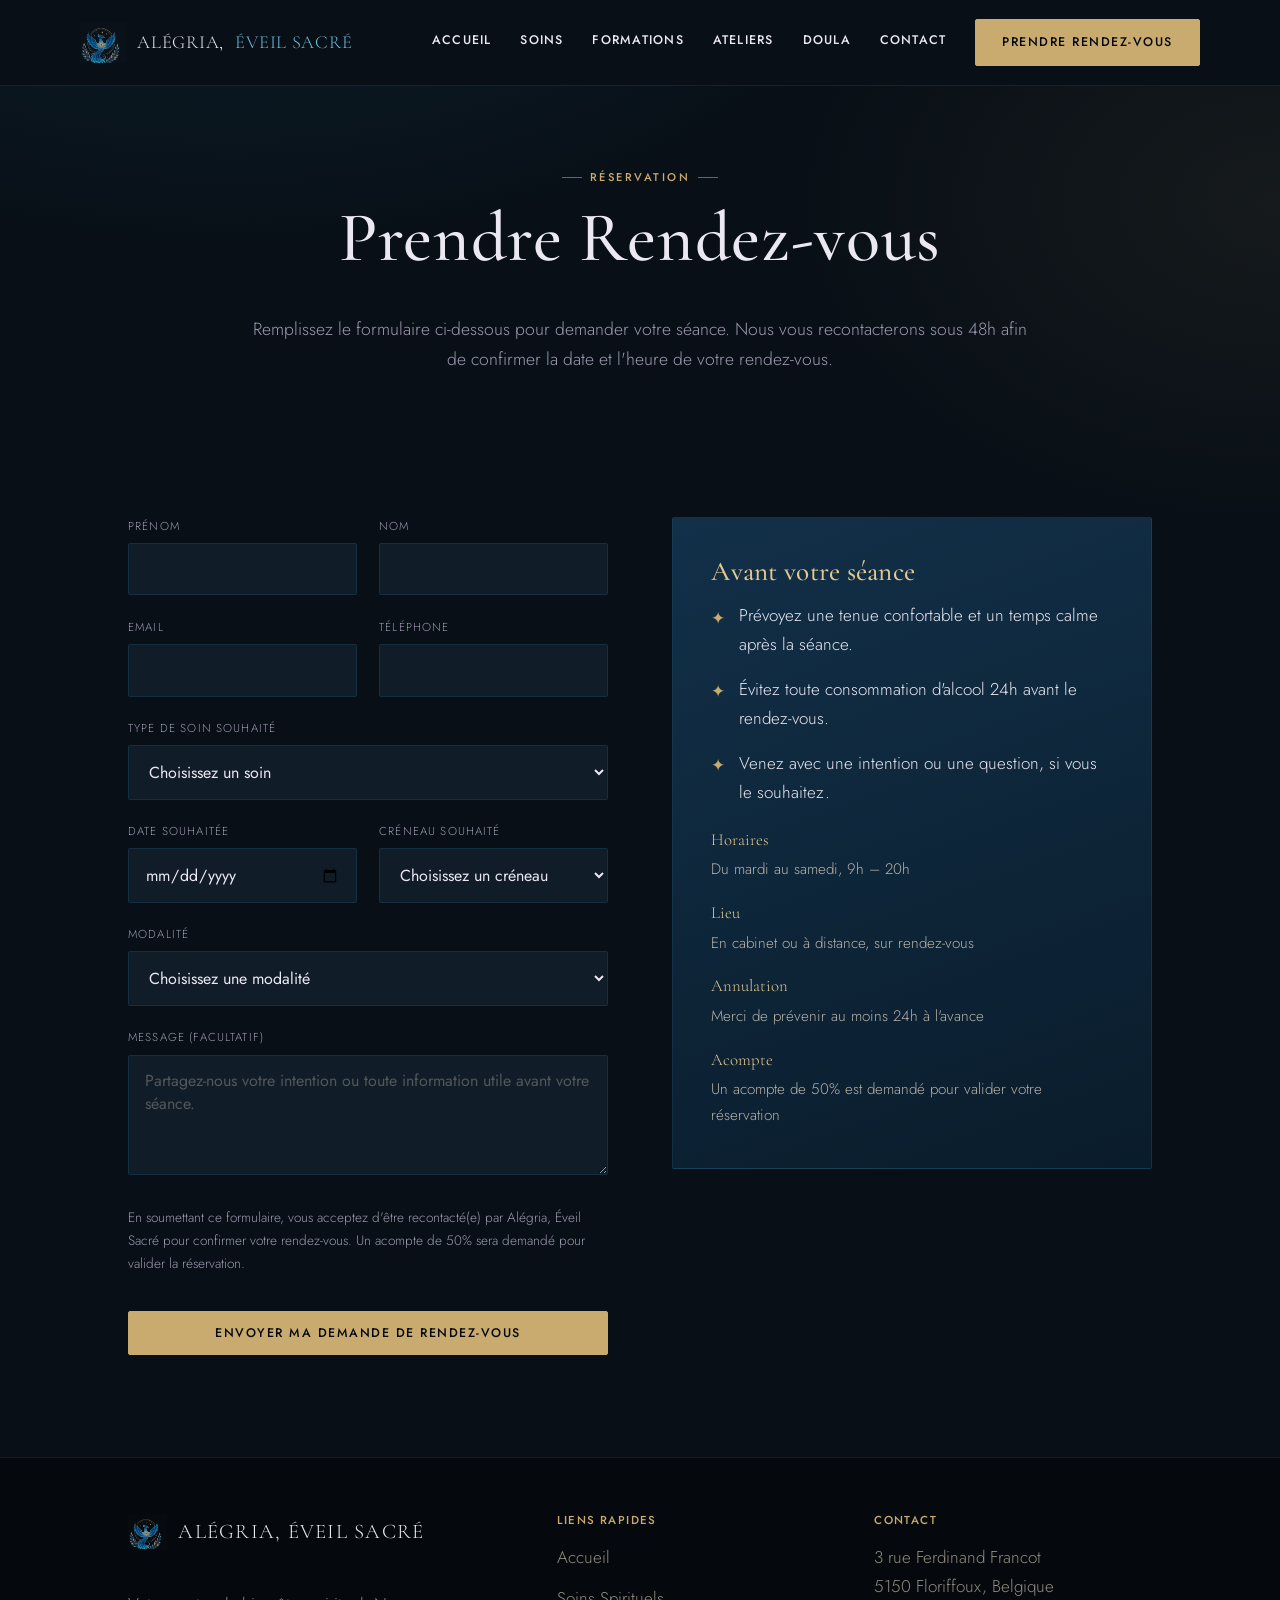
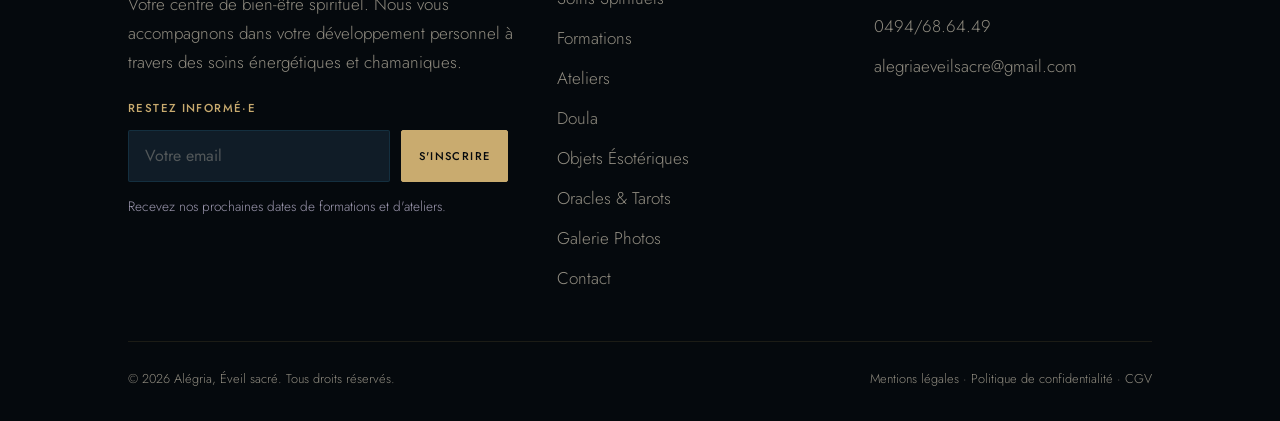
<file: rendez-vous.html>
<!DOCTYPE html>
<html lang="fr">
<head>
<meta charset="UTF-8">
<meta name="viewport" content="width=device-width, initial-scale=1.0">
<title>Prendre Rendez-vous — Alégria, Éveil Sacré</title>
<meta name="description" content="Réservez votre séance de soin chamanique ou énergétique auprès d'Alégria, Éveil Sacré. Consultation en cabinet ou à distance.">
<link rel="canonical" href="https://www.alegriaeveilsacre.be/rendez-vous.html">
<meta property="og:type" content="website">
<meta property="og:site_name" content="Alégria, Éveil Sacré">
<meta property="og:locale" content="fr_BE">
<meta property="og:title" content="Prendre Rendez-vous — Alégria, Éveil Sacré">
<meta property="og:description" content="Réservez votre séance de soin chamanique ou énergétique auprès d&#x27;Alégria, Éveil Sacré. Consultation en cabinet ou à distance.">
<meta property="og:url" content="https://www.alegriaeveilsacre.be/rendez-vous.html">
<meta property="og:image" content="https://www.alegriaeveilsacre.be/assets/img/logo-full.png">
<meta name="twitter:card" content="summary">
<meta name="twitter:title" content="Prendre Rendez-vous — Alégria, Éveil Sacré">
<meta name="twitter:description" content="Réservez votre séance de soin chamanique ou énergétique auprès d&#x27;Alégria, Éveil Sacré. Consultation en cabinet ou à distance.">
<meta name="twitter:image" content="https://www.alegriaeveilsacre.be/assets/img/logo-full.png">
<link rel="icon" type="image/png" href="assets/img/logo-icon.png">
<link rel="stylesheet" href="assets/css/style.css">
</head>
<body>

<header class="site-header">
  <div class="container site-header__inner">
    <a href="index.html" class="logo"><img src="assets/img/logo-icon.png" alt="" class="logo__mark">Alégria, <span>Éveil Sacré</span></a>
    <button class="nav-toggle" aria-label="Ouvrir le menu" aria-expanded="false">
      <span></span><span></span><span></span>
    </button>
    <nav class="main-nav">
      <a href="index.html">Accueil</a>
      <a href="soins-energetiques.html">Soins</a>
      <a href="formations.html">Formations</a>
      <a href="ateliers.html">Ateliers</a>
      <a href="doula.html">Doula</a>
      <a href="contact.html">Contact</a>
      <a href="rendez-vous.html" class="btn btn--primary main-nav__cta">Prendre Rendez-vous</a>
    </nav>
  </div>
</header>

<main>

  <section class="page-hero">
    <div class="container reveal">
      <span class="eyebrow">Réservation</span>
      <h1>Prendre Rendez-vous</h1>
      <p class="lede">Remplissez le formulaire ci-dessous pour demander votre séance. Nous vous recontacterons sous 48h afin de confirmer la date et l'heure de votre rendez-vous.</p>
    </div>
  </section>

  <section class="section">
    <div class="container split" style="align-items:start;">

      <div class="reveal">
        <form class="form" data-static-form novalidate>
          <div class="form-row form-row--2">
            <div>
              <label for="prenom">Prénom</label>
              <input type="text" id="prenom" name="prenom" required autocomplete="given-name">
            </div>
            <div>
              <label for="nom">Nom</label>
              <input type="text" id="nom" name="nom" required autocomplete="family-name">
            </div>
          </div>

          <div class="form-row form-row--2">
            <div>
              <label for="email">Email</label>
              <input type="email" id="email" name="email" required autocomplete="email">
            </div>
            <div>
              <label for="telephone">Téléphone</label>
              <input type="tel" id="telephone" name="telephone" required autocomplete="tel">
            </div>
          </div>

          <div>
            <label for="soin">Type de soin souhaité</label>
            <select id="soin" name="soin" required>
              <option value="" disabled selected>Choisissez un soin</option>
              <option value="soin-energetique">Soin Énergétique</option>
              <option value="cristalame">Cristalâme</option>
              <option value="nettoyage-aura">Nettoyage de l'Aura</option>
              <option value="harmonisation-chakras">Harmonisation des Chakras</option>
              <option value="soins-runiques">Soins Runiques</option>
              <option value="soins-sonores">Soins Sonores</option>
              <option value="nettoyage-maison">Nettoyage de Maison</option>
              <option value="passage-ames">Passage d'Âmes</option>
              <option value="exorcisme">Exorcisme</option>
              <option value="meditations-chamaniques">Méditations Chamaniques de Guérison</option>
              <option value="coupe-feu-douleurs">Coupe Feu, Douleurs &amp; Inflammations</option>
              <option value="pierres-guerison">Thérapie par les Pierres de Guérison</option>
              <option value="tirage-oracle">Tirage Oracle</option>
              <option value="lecture-tarot">Lecture de Tarot</option>
              <option value="guidance-annuelle">Guidance Annuelle</option>
              <option value="autre">Autre / je ne sais pas encore</option>
            </select>
          </div>

          <div class="form-row form-row--2">
            <div>
              <label for="date">Date souhaitée</label>
              <input type="date" id="date" name="date" required>
            </div>
            <div>
              <label for="heure">Créneau souhaité</label>
              <select id="heure" name="heure" required>
                <option value="" disabled selected>Choisissez un créneau</option>
                <option value="matin">Matin (9h – 12h)</option>
                <option value="apres-midi">Après-midi (13h – 17h)</option>
                <option value="soir">Soir (17h – 20h)</option>
              </select>
            </div>
          </div>

          <div>
            <label for="modalite">Modalité</label>
            <select id="modalite" name="modalite" required>
              <option value="" disabled selected>Choisissez une modalité</option>
              <option value="cabinet">En cabinet</option>
              <option value="distance">À distance (visioconférence)</option>
            </select>
          </div>

          <div>
            <label for="message">Message (facultatif)</label>
            <textarea id="message" name="message" placeholder="Partagez-nous votre intention ou toute information utile avant votre séance."></textarea>
          </div>

          <p class="form-note">En soumettant ce formulaire, vous acceptez d'être recontacté(e) par Alégria, Éveil Sacré pour confirmer votre rendez-vous. Un acompte de 50% sera demandé pour valider la réservation.</p>

          <button type="submit" class="btn btn--primary btn--full">Envoyer ma demande de rendez-vous</button>
        </form>

        <div class="form-success">
          <p>✦ Merci pour votre confiance !</p>
          <p style="font-size:1rem; font-family: var(--font-body);">Votre demande de rendez-vous a bien été enregistrée. Nous vous recontacterons sous 48h pour confirmer votre séance.</p>
        </div>
      </div>

      <aside class="info-box reveal">
        <h3>Avant votre séance</h3>
        <ul class="check-list">
          <li>Prévoyez une tenue confortable et un temps calme après la séance.</li>
          <li>Évitez toute consommation d'alcool 24h avant le rendez-vous.</li>
          <li>Venez avec une intention ou une question, si vous le souhaitez.</li>
        </ul>

        <dl>
          <dt>Horaires</dt>
          <dd>Du mardi au samedi, 9h – 20h</dd>
          <dt>Lieu</dt>
          <dd>En cabinet ou à distance, sur rendez-vous</dd>
          <dt>Annulation</dt>
          <dd>Merci de prévenir au moins 24h à l'avance</dd>
          <dt>Acompte</dt>
          <dd>Un acompte de 50% est demandé pour valider votre réservation</dd>
        </dl>
      </aside>

    </div>
  </section>

</main>

<footer class="site-footer">
  <div class="container">
    <div class="footer-grid">
      <div>
        <div class="footer-logo"><img src="assets/img/logo-icon.png" alt="" class="logo__mark">Alégria, Éveil Sacré</div>
        <p class="mt-2">Votre centre de bien-être spirituel. Nous vous accompagnons dans votre développement personnel à travers des soins énergétiques et chamaniques.</p>
        <div class="newsletter">
          <h4>Restez informé·e</h4>
          <form class="newsletter-row" data-static-form novalidate>
            <input type="email" name="email" placeholder="Votre email" aria-label="Votre email" required>
            <button type="submit" class="btn btn--primary btn--sm">S'inscrire</button>
          </form>
          <p class="form-note">Recevez nos prochaines dates de formations et d'ateliers.</p>
          <div class="form-success">Merci ! Vous êtes inscrit·e à notre newsletter.</div>
        </div>
      </div>
      <div class="footer-col">
        <h4>Liens Rapides</h4>
        <ul>
          <li><a href="index.html">Accueil</a></li>
          <li><a href="soins-energetiques.html">Soins Spirituels</a></li>
          <li><a href="formations.html">Formations</a></li>
          <li><a href="ateliers.html">Ateliers</a></li>
          <li><a href="doula.html">Doula</a></li>
          <li><a href="objets-esoteriques.html">Objets Ésotériques</a></li>
          <li><a href="oracles-tarots.html">Oracles &amp; Tarots</a></li>
          <li><a href="galerie-photos.html">Galerie Photos</a></li>
          <li><a href="contact.html">Contact</a></li>
        </ul>
      </div>
      <div class="footer-col">
        <h4>Contact</h4>
        <ul>
          <li>3 rue Ferdinand Francot<br>5150 Floriffoux, Belgique</li>
          <li><a href="tel:+32494686449">0494/68.64.49</a></li>
          <li><a href="mailto:alegriaeveilsacre@gmail.com">alegriaeveilsacre@gmail.com</a></li>
        </ul>
      </div>
    </div>
    <div class="footer-bottom">
      <span>© 2026 Alégria, Éveil sacré. Tous droits réservés.</span>
      <span>
        <a href="mentions-legales.html">Mentions légales</a> ·
        <a href="politique-confidentialite.html">Politique de confidentialité</a> ·
        <a href="cgv.html">CGV</a>
      </span>
    </div>
  </div>
</footer>

<script src="assets/js/main.js"></script>
</body>
</html>
</file>
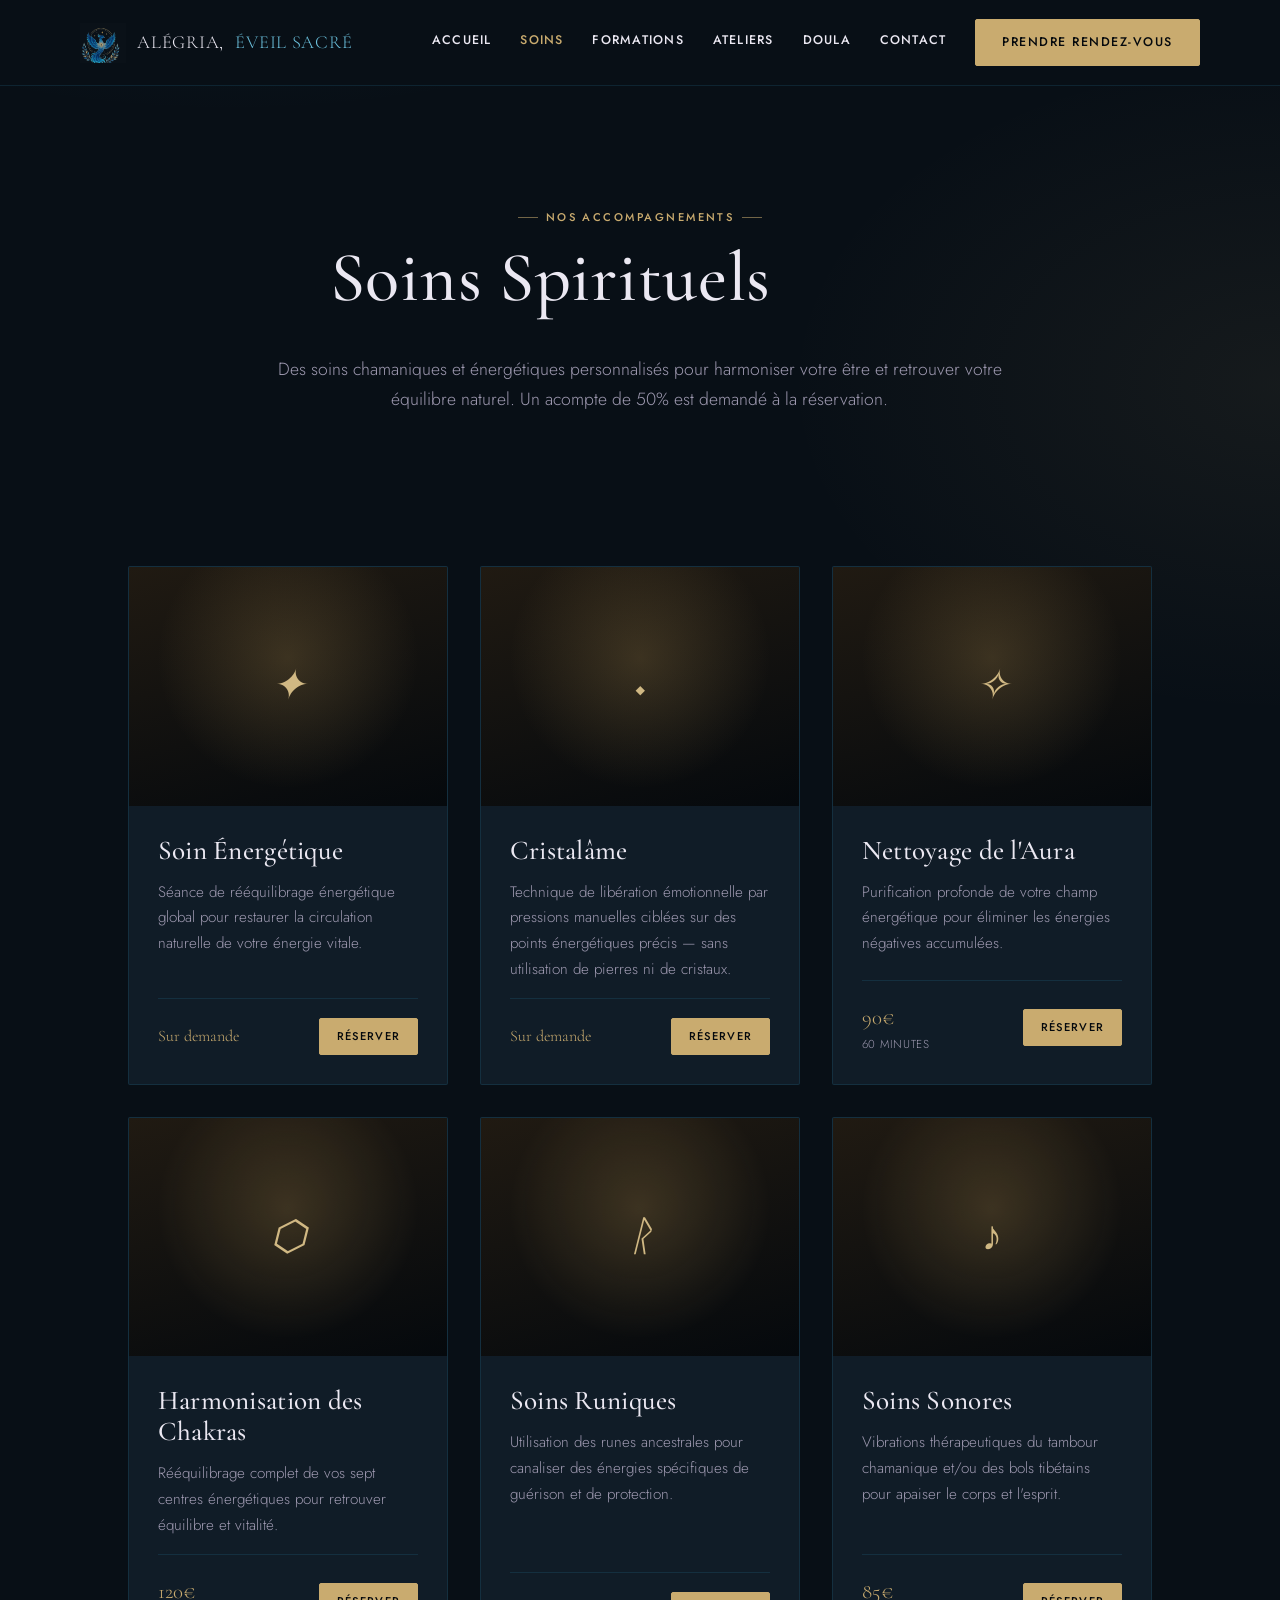
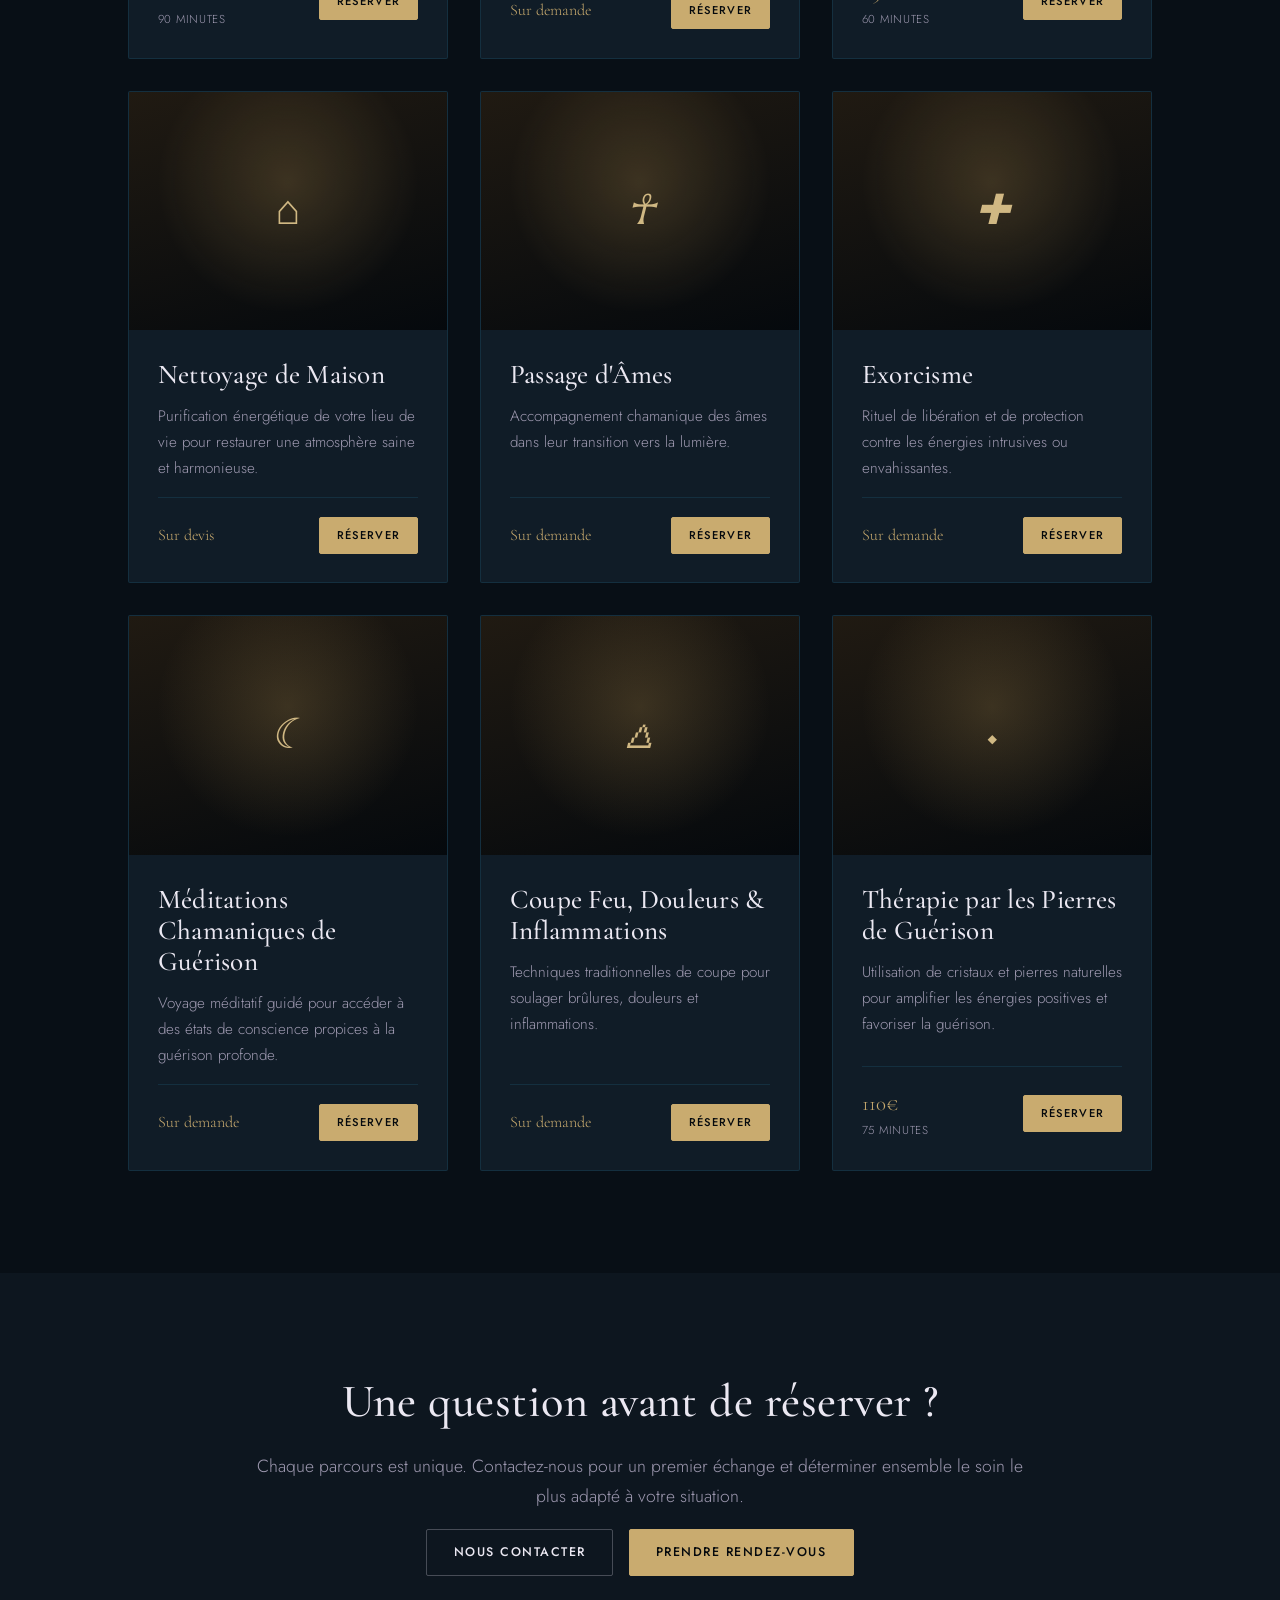
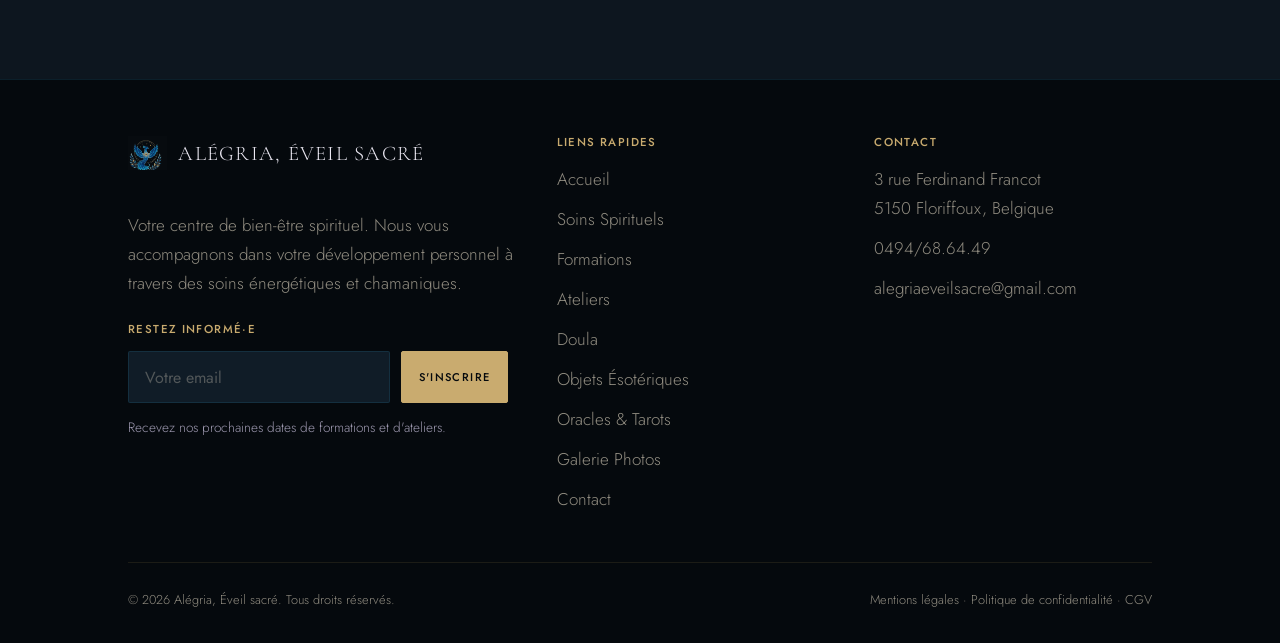
<file: soins-energetiques.html>
<!DOCTYPE html>
<html lang="fr">
<head>
<meta charset="UTF-8">
<meta name="viewport" content="width=device-width, initial-scale=1.0">
<title>Soins Spirituels — Alégria, Éveil Sacré</title>
<meta name="description" content="Découvrez nos soins spirituels et chamaniques : soin énergétique, Cristalâme, nettoyage de l'aura, harmonisation des chakras, soins runiques, soins sonores, passage d'âmes, exorcisme et plus.">
<link rel="canonical" href="https://www.alegriaeveilsacre.be/soins-energetiques.html">
<meta property="og:type" content="website">
<meta property="og:site_name" content="Alégria, Éveil Sacré">
<meta property="og:locale" content="fr_BE">
<meta property="og:title" content="Soins Spirituels — Alégria, Éveil Sacré">
<meta property="og:description" content="Découvrez nos soins spirituels et chamaniques : soin énergétique, Cristalâme, nettoyage de l'aura, harmonisation des chakras, soins runiques, soins sonores, passage d'âmes, exorcisme et plus.">
<meta property="og:url" content="https://www.alegriaeveilsacre.be/soins-energetiques.html">
<meta property="og:image" content="https://www.alegriaeveilsacre.be/assets/img/logo-full.png">
<meta name="twitter:card" content="summary">
<meta name="twitter:title" content="Soins Spirituels — Alégria, Éveil Sacré">
<meta name="twitter:description" content="Découvrez nos soins spirituels et chamaniques : soin énergétique, Cristalâme, nettoyage de l'aura, harmonisation des chakras, soins runiques, soins sonores, passage d'âmes, exorcisme et plus.">
<meta name="twitter:image" content="https://www.alegriaeveilsacre.be/assets/img/logo-full.png">
<link rel="icon" type="image/png" href="assets/img/logo-icon.png">
<link rel="stylesheet" href="assets/css/style.css">
</head>
<body>

<header class="site-header">
  <div class="container site-header__inner">
    <a href="index.html" class="logo"><img src="assets/img/logo-icon.png" alt="" class="logo__mark">Alégria, <span>Éveil Sacré</span></a>
    <button class="nav-toggle" aria-label="Ouvrir le menu" aria-expanded="false">
      <span></span><span></span><span></span>
    </button>
    <nav class="main-nav">
      <a href="index.html">Accueil</a>
      <a href="soins-energetiques.html">Soins</a>
      <a href="formations.html">Formations</a>
      <a href="ateliers.html">Ateliers</a>
      <a href="doula.html">Doula</a>
      <a href="contact.html">Contact</a>
      <a href="rendez-vous.html" class="btn btn--primary main-nav__cta">Prendre Rendez-vous</a>
    </nav>
  </div>
</header>

<main>

  <section class="hero" style="padding-bottom: 2rem;">
    <div class="container text-center reveal">
      <span class="eyebrow">Nos accompagnements</span>
      <h1>Soins Spirituels</h1>
      <p class="lede" style="margin-left:auto; margin-right:auto;">Des soins chamaniques et énergétiques personnalisés pour harmoniser votre être et retrouver votre équilibre naturel. Un acompte de 50% est demandé à la réservation.</p>
    </div>
  </section>

  <section class="section">
    <div class="container">
      <div class="grid grid--3">

        <div class="offer-card reveal">
          <div class="offer-card__visual"><div class="theme-visual" data-glyph="✦" style="--tv-a:#e8c98c; --tv-b:#9c6b2e;"></div></div>
          <div class="offer-card__body">
            <h3>Soin Énergétique</h3>
            <p>Séance de rééquilibrage énergétique global pour restaurer la circulation naturelle de votre énergie vitale.</p>
            <div class="offer-card__foot">
              <span class="price" style="font-size:1rem;">Sur demande</span>
              <a href="rendez-vous.html?soin=soin-energetique" class="btn btn--sm btn--primary">Réserver</a>
            </div>
          </div>
        </div>

        <div class="offer-card reveal">
          <div class="offer-card__visual"><div class="theme-visual" data-glyph="◆" style="--tv-a:#8ea3c9; --tv-b:#1c2840;"></div></div>
          <div class="offer-card__body">
            <h3>Cristalâme</h3>
            <p>Technique de libération émotionnelle par pressions manuelles ciblées sur des points énergétiques précis — sans utilisation de pierres ni de cristaux.</p>
            <div class="offer-card__foot">
              <span class="price" style="font-size:1rem;">Sur demande</span>
              <a href="rendez-vous.html?soin=cristalame" class="btn btn--sm btn--primary">Réserver</a>
            </div>
          </div>
        </div>

        <div class="offer-card reveal">
          <div class="offer-card__visual"><div class="theme-visual" data-glyph="✧" style="--tv-a:#f0d9ad; --tv-b:#b8763a;"></div></div>
          <div class="offer-card__body">
            <h3>Nettoyage de l'Aura</h3>
            <p>Purification profonde de votre champ énergétique pour éliminer les énergies négatives accumulées.</p>
            <div class="offer-card__foot">
              <div>
                <span class="price">90€</span>
                <span class="duration">60 minutes</span>
              </div>
              <a href="rendez-vous.html?soin=nettoyage-aura" class="btn btn--sm btn--primary">Réserver</a>
            </div>
          </div>
        </div>

        <div class="offer-card reveal">
          <div class="offer-card__visual"><div class="theme-visual" data-glyph="⬡" style="--tv-a:#b7c9b3; --tv-b:#455940;"></div></div>
          <div class="offer-card__body">
            <h3>Harmonisation des Chakras</h3>
            <p>Rééquilibrage complet de vos sept centres énergétiques pour retrouver équilibre et vitalité.</p>
            <div class="offer-card__foot">
              <div>
                <span class="price">120€</span>
                <span class="duration">90 minutes</span>
              </div>
              <a href="rendez-vous.html?soin=harmonisation-chakras" class="btn btn--sm btn--primary">Réserver</a>
            </div>
          </div>
        </div>

        <div class="offer-card reveal">
          <div class="offer-card__visual"><div class="theme-visual" data-glyph="ᚱ" style="--tv-a:#cbb896; --tv-b:#4b3a2a;"></div></div>
          <div class="offer-card__body">
            <h3>Soins Runiques</h3>
            <p>Utilisation des runes ancestrales pour canaliser des énergies spécifiques de guérison et de protection.</p>
            <div class="offer-card__foot">
              <span class="price" style="font-size:1rem;">Sur demande</span>
              <a href="rendez-vous.html?soin=soins-runiques" class="btn btn--sm btn--primary">Réserver</a>
            </div>
          </div>
        </div>

        <div class="offer-card reveal">
          <div class="offer-card__visual"><div class="theme-visual" data-glyph="♪" style="--tv-a:#a9c6bd; --tv-b:#3f5c52;"></div></div>
          <div class="offer-card__body">
            <h3>Soins Sonores</h3>
            <p>Vibrations thérapeutiques du tambour chamanique et/ou des bols tibétains pour apaiser le corps et l'esprit.</p>
            <div class="offer-card__foot">
              <div>
                <span class="price">85€</span>
                <span class="duration">60 minutes</span>
              </div>
              <a href="rendez-vous.html?soin=soins-sonores" class="btn btn--sm btn--primary">Réserver</a>
            </div>
          </div>
        </div>

        <div class="offer-card reveal">
          <div class="offer-card__visual"><div class="theme-visual" data-glyph="⌂" style="--tv-a:#d8cdb6; --tv-b:#4a4030;"></div></div>
          <div class="offer-card__body">
            <h3>Nettoyage de Maison</h3>
            <p>Purification énergétique de votre lieu de vie pour restaurer une atmosphère saine et harmonieuse.</p>
            <div class="offer-card__foot">
              <span class="price" style="font-size:1rem;">Sur devis</span>
              <a href="rendez-vous.html?soin=nettoyage-maison" class="btn btn--sm btn--primary">Réserver</a>
            </div>
          </div>
        </div>

        <div class="offer-card reveal">
          <div class="offer-card__visual"><div class="theme-visual" data-glyph="☥" style="--tv-a:#c9a06a; --tv-b:#7a2e22;"></div></div>
          <div class="offer-card__body">
            <h3>Passage d'Âmes</h3>
            <p>Accompagnement chamanique des âmes dans leur transition vers la lumière.</p>
            <div class="offer-card__foot">
              <span class="price" style="font-size:1rem;">Sur demande</span>
              <a href="rendez-vous.html?soin=passage-ames" class="btn btn--sm btn--primary">Réserver</a>
            </div>
          </div>
        </div>

        <div class="offer-card reveal">
          <div class="offer-card__visual"><div class="theme-visual" data-glyph="✚" style="--tv-a:#8fa89e; --tv-b:#1c2b28;"></div></div>
          <div class="offer-card__body">
            <h3>Exorcisme</h3>
            <p>Rituel de libération et de protection contre les énergies intrusives ou envahissantes.</p>
            <div class="offer-card__foot">
              <span class="price" style="font-size:1rem;">Sur demande</span>
              <a href="rendez-vous.html?soin=exorcisme" class="btn btn--sm btn--primary">Réserver</a>
            </div>
          </div>
        </div>

        <div class="offer-card reveal">
          <div class="offer-card__visual"><div class="theme-visual" data-glyph="☾" style="--tv-a:#c8bfa3; --tv-b:#54492f;"></div></div>
          <div class="offer-card__body">
            <h3>Méditations Chamaniques de Guérison</h3>
            <p>Voyage méditatif guidé pour accéder à des états de conscience propices à la guérison profonde.</p>
            <div class="offer-card__foot">
              <span class="price" style="font-size:1rem;">Sur demande</span>
              <a href="rendez-vous.html?soin=meditations-chamaniques" class="btn btn--sm btn--primary">Réserver</a>
            </div>
          </div>
        </div>

        <div class="offer-card reveal">
          <div class="offer-card__visual"><div class="theme-visual" data-glyph="🜂" style="--tv-a:#d68a5c; --tv-b:#5c1c14;"></div></div>
          <div class="offer-card__body">
            <h3>Coupe Feu, Douleurs &amp; Inflammations</h3>
            <p>Techniques traditionnelles de coupe pour soulager brûlures, douleurs et inflammations.</p>
            <div class="offer-card__foot">
              <span class="price" style="font-size:1rem;">Sur demande</span>
              <a href="rendez-vous.html?soin=coupe-feu-douleurs" class="btn btn--sm btn--primary">Réserver</a>
            </div>
          </div>
        </div>

        <div class="offer-card reveal">
          <div class="offer-card__visual"><div class="theme-visual" data-glyph="◆" style="--tv-a:#e2c7dd; --tv-b:#7c4f8f;"></div></div>
          <div class="offer-card__body">
            <h3>Thérapie par les Pierres de Guérison</h3>
            <p>Utilisation de cristaux et pierres naturelles pour amplifier les énergies positives et favoriser la guérison.</p>
            <div class="offer-card__foot">
              <div>
                <span class="price">110€</span>
                <span class="duration">75 minutes</span>
              </div>
              <a href="rendez-vous.html?soin=pierres-guerison" class="btn btn--sm btn--primary">Réserver</a>
            </div>
          </div>
        </div>

      </div>
    </div>
  </section>

  <section class="section section--alt text-center reveal">
    <div class="container">
      <h2>Une question avant de réserver ?</h2>
      <p class="lede">Chaque parcours est unique. Contactez-nous pour un premier échange et déterminer ensemble le soin le plus adapté à votre situation.</p>
      <div class="btn-row" style="justify-content:center">
        <a href="contact.html" class="btn btn--outline">Nous Contacter</a>
        <a href="rendez-vous.html" class="btn btn--primary">Prendre Rendez-vous</a>
      </div>
    </div>
  </section>

</main>

<footer class="site-footer">
  <div class="container">
    <div class="footer-grid">
      <div>
        <div class="footer-logo"><img src="assets/img/logo-icon.png" alt="" class="logo__mark">Alégria, Éveil Sacré</div>
        <p class="mt-2">Votre centre de bien-être spirituel. Nous vous accompagnons dans votre développement personnel à travers des soins énergétiques et chamaniques.</p>
        <div class="newsletter">
          <h4>Restez informé·e</h4>
          <form class="newsletter-row" data-static-form novalidate>
            <input type="email" name="email" placeholder="Votre email" aria-label="Votre email" required>
            <button type="submit" class="btn btn--primary btn--sm">S'inscrire</button>
          </form>
          <p class="form-note">Recevez nos prochaines dates de formations et d'ateliers.</p>
          <div class="form-success">Merci ! Vous êtes inscrit·e à notre newsletter.</div>
        </div>
      </div>
      <div class="footer-col">
        <h4>Liens Rapides</h4>
        <ul>
          <li><a href="index.html">Accueil</a></li>
          <li><a href="soins-energetiques.html">Soins Spirituels</a></li>
          <li><a href="formations.html">Formations</a></li>
          <li><a href="ateliers.html">Ateliers</a></li>
          <li><a href="doula.html">Doula</a></li>
          <li><a href="objets-esoteriques.html">Objets Ésotériques</a></li>
          <li><a href="oracles-tarots.html">Oracles &amp; Tarots</a></li>
          <li><a href="galerie-photos.html">Galerie Photos</a></li>
          <li><a href="contact.html">Contact</a></li>
        </ul>
      </div>
      <div class="footer-col">
        <h4>Contact</h4>
        <ul>
          <li>3 rue Ferdinand Francot<br>5150 Floriffoux, Belgique</li>
          <li><a href="tel:+32494686449">0494/68.64.49</a></li>
          <li><a href="mailto:alegriaeveilsacre@gmail.com">alegriaeveilsacre@gmail.com</a></li>
        </ul>
      </div>
    </div>
    <div class="footer-bottom">
      <span>© 2026 Alégria, Éveil sacré. Tous droits réservés.</span>
      <span>
        <a href="mentions-legales.html">Mentions légales</a> ·
        <a href="politique-confidentialite.html">Politique de confidentialité</a> ·
        <a href="cgv.html">CGV</a>
      </span>
    </div>
  </div>
</footer>

<script src="assets/js/main.js"></script>
</body>
</html>
</file>
<file: assets/css/style.css>
/* ============================================
   Alégria, Éveil Sacré — feuille de style
   ============================================ */

@import url('https://fonts.googleapis.com/css2?family=Cormorant+Garamond:ital,wght@0,400;0,500;0,600;1,400;1,500&family=Jost:ital,wght@0,300;0,400;0,500;0,600;1,400&display=swap');

:root {
  --color-bg: #080f16;
  --color-bg-alt: #0d161f;
  --color-surface: #101c27;
  --color-black: #05090d;
  --color-bronze: #123049;
  --color-bronze-dark: #0a1c2b;

  --color-ink: #ebe8f2;
  --color-ink-soft: #9e99b0;

  --color-gold: #c9ab6f;
  --color-gold-dark: #a1854f;
  --color-gold-light: #e2c88f;

  --color-indigo: #2a86ac;
  --color-indigo-light: #6bc0dc;
  --color-navy: #0e3869;
  --color-sky: #5fc9e0;
  --color-mauve: #9c4f78;
  --color-mauve-light: #c98aab;

  --color-line: rgba(42, 134, 172, 0.18);
  --color-line-strong: rgba(42, 134, 172, 0.4);
  --color-border-ivory: rgba(235, 232, 242, 0.26);

  --font-display: 'Cormorant Garamond', 'Times New Roman', serif;
  --font-body: 'Jost', 'Helvetica Neue', Arial, sans-serif;

  --container: 1120px;
  --radius: 2px;
  --transition: 0.35s cubic-bezier(.4,0,.2,1);
}

* { box-sizing: border-box; }

html { scroll-behavior: smooth; }

body {
  margin: 0;
  font-family: var(--font-body);
  background:
    radial-gradient(ellipse 1200px 700px at 18% -8%, rgba(42,134,172,0.16), transparent 60%),
    radial-gradient(ellipse 900px 600px at 100% 10%, rgba(201,171,111,0.07), transparent 55%),
    var(--color-bg);
  color: var(--color-ink);
  font-size: 17px;
  font-weight: 300;
  line-height: 1.7;
  -webkit-font-smoothing: antialiased;
}

/* ---------- Doula section theme (Lumeya Anaya) ---------- */
body.theme-doula {
  --color-bg: #150a12;
  --color-bg-alt: #1b0f17;
  --color-surface: #21131c;
  --color-black: #0d070c;
  --color-bronze: #3a1830;
  --color-bronze-dark: #230f1d;
  --color-line: rgba(156, 79, 120, 0.2);
  --color-line-strong: rgba(156, 79, 120, 0.44);
}
body.theme-doula {
  background:
    radial-gradient(ellipse 1200px 700px at 18% -8%, rgba(156,79,120,0.18), transparent 60%),
    radial-gradient(ellipse 900px 600px at 100% 10%, rgba(201,171,111,0.07), transparent 55%),
    var(--color-bg);
}

h1, h2, h3, h4 {
  font-family: var(--font-display);
  font-weight: 500;
  line-height: 1.15;
  margin: 0 0 0.5em;
  letter-spacing: 0.01em;
  color: var(--color-ink);
}

h1 { font-size: clamp(2.6rem, 6vw, 4.4rem); }
h2 { font-size: clamp(2rem, 4.2vw, 2.9rem); }
h3 { font-size: clamp(1.4rem, 2.6vw, 1.7rem); }

p { margin: 0 0 1em; }

a { color: inherit; text-decoration: none; }

img { max-width: 100%; display: block; }

.container {
  width: 100%;
  max-width: var(--container);
  margin: 0 auto;
  padding: 0 6vw;
}

@media (min-width: 900px) {
  .container { padding: 0 3rem; }
}

.eyebrow {
  display: inline-flex;
  align-items: center;
  gap: 0.7em;
  font-family: var(--font-body);
  font-weight: 500;
  letter-spacing: 0.22em;
  text-transform: uppercase;
  font-size: 0.7rem;
  color: var(--color-gold);
  margin-bottom: 1em;
}
.eyebrow::before, .eyebrow::after {
  content: '';
  width: 20px;
  height: 1px;
  background: var(--color-gold);
  opacity: 0.55;
}

.section {
  padding: clamp(3.5rem, 8vw, 6.5rem) 0;
}

.section--alt { background: var(--color-bg-alt); }

.section--olive {
  background: linear-gradient(160deg, var(--color-bronze) 0%, var(--color-bronze-dark) 100%);
  border-top: 1px solid var(--color-line);
  border-bottom: 1px solid var(--color-line);
}

.section--ink {
  background: var(--color-black);
  border-top: 1px solid var(--color-line);
}

.text-center { text-align: center; }

.lede {
  font-size: 1.1rem;
  font-weight: 300;
  color: var(--color-ink-soft);
  max-width: 44em;
}
.text-center .lede { margin-left: auto; margin-right: auto; }
.section--olive .lede, .section--ink .lede { color: rgba(236,226,205,0.7); }

/* ---------- Buttons ---------- */
.btn {
  appearance: none;
  -webkit-appearance: none;
  display: inline-flex;
  align-items: center;
  justify-content: center;
  gap: 0.5em;
  padding: 0.95em 2.1em;
  font-family: var(--font-body);
  font-size: 0.78rem;
  font-weight: 500;
  letter-spacing: 0.12em;
  text-transform: uppercase;
  border: 1px solid var(--color-gold);
  border-radius: var(--radius);
  background: transparent;
  color: var(--color-ink);
  cursor: pointer;
  transition: background var(--transition), color var(--transition), border-color var(--transition), transform var(--transition);
  white-space: nowrap;
}

.btn--primary {
  background: var(--color-gold);
  border-color: var(--color-gold);
  color: var(--color-black);
}
.btn--primary:hover { background: var(--color-gold-light); border-color: var(--color-gold-light); transform: translateY(-1px); }

.btn--outline {
  background: transparent;
  border-color: var(--color-border-ivory);
  color: var(--color-ink);
}
.btn--outline:hover { border-color: var(--color-gold); color: var(--color-gold); background: rgba(198,161,91,0.08); transform: translateY(-1px); }

.btn--full { width: 100%; }
.btn--sm { padding: 0.7em 1.5em; font-size: 0.7rem; }

.btn-row {
  display: flex;
  flex-wrap: wrap;
  gap: 1rem;
}
.text-center .btn-row { justify-content: center; }

/* ---------- Header / Nav ---------- */
.site-header {
  position: sticky;
  top: 0;
  z-index: 100;
  background: var(--color-bg);
  border-bottom: 1px solid var(--color-line);
}

.site-header__inner {
  display: flex;
  align-items: center;
  justify-content: space-between;
  padding: 1.2rem 0;
}

.logo {
  display: inline-flex;
  align-items: center;
  gap: 0.7rem;
  flex-shrink: 0;
  white-space: nowrap;
  font-family: var(--font-display);
  font-size: 1.15rem;
  letter-spacing: 0.04em;
  text-transform: uppercase;
  color: var(--color-ink);
}
.logo span { color: var(--color-indigo-light); }
.logo--doula span { color: var(--color-mauve-light); }
.logo__mark {
  height: 40px;
  width: auto;
  flex-shrink: 0;
}
.footer-logo {
  display: inline-flex;
  align-items: center;
  gap: 0.7rem;
}
.footer-logo .logo__mark { height: 34px; }

.nav-toggle {
  display: flex;
  flex-direction: column;
  justify-content: center;
  gap: 5px;
  width: 34px;
  height: 30px;
  background: none;
  border: none;
  cursor: pointer;
  padding: 0;
  z-index: 210;
}
.nav-toggle span {
  display: block;
  height: 1px;
  background: var(--color-ink);
  transition: transform var(--transition), opacity var(--transition);
}
.nav-toggle[aria-expanded="true"] span:nth-child(1) { transform: translateY(7px) rotate(45deg); }
.nav-toggle[aria-expanded="true"] span:nth-child(2) { opacity: 0; }
.nav-toggle[aria-expanded="true"] span:nth-child(3) { transform: translateY(-7px) rotate(-45deg); }

.main-nav {
  position: fixed;
  inset: 0;
  background: var(--color-bg);
  display: flex;
  flex-direction: column;
  align-items: center;
  justify-content: center;
  gap: 1.8rem;
  transform: translateY(-100%);
  opacity: 0;
  transition: transform var(--transition), opacity var(--transition);
  z-index: 200;
}
.main-nav.is-open { transform: translateY(0); opacity: 1; }

.main-nav a {
  font-family: var(--font-display);
  font-size: 2rem;
  color: var(--color-ink);
  position: relative;
}
.main-nav a.is-active { color: var(--color-gold); }
.main-nav a.main-nav__cta,
.main-nav a.main-nav__cta.is-active {
  color: var(--color-black);
  font-family: var(--font-body);
  font-size: 0.78rem;
  font-weight: 500;
  letter-spacing: 0.12em;
  text-transform: uppercase;
}
.main-nav a::after {
  content: '';
  display: block;
  height: 1px;
  width: 0;
  background: var(--color-gold);
  transition: width var(--transition);
  margin: 0.2em auto 0;
}
.main-nav a:hover::after { width: 100%; }
.main-nav a.main-nav__cta::after { display: none; }

.main-nav__cta { margin-top: 1rem; }

@media (min-width: 1220px) {
  .nav-toggle { display: none; }
  .main-nav {
    position: static;
    inset: auto;
    transform: none;
    opacity: 1;
    flex-direction: row;
    background: transparent;
    gap: 1.8rem;
    width: auto;
  }
  .main-nav a {
    font-size: 0.78rem;
    font-family: var(--font-body);
    font-weight: 500;
    letter-spacing: 0.1em;
    text-transform: uppercase;
  }
  .main-nav__cta { margin-top: 0; }
  body.nav-lock { overflow: visible; }
}

body.nav-lock { overflow: hidden; }

/* ---------- Hero ---------- */
.hero {
  position: relative;
  padding: clamp(3.5rem, 10vw, 7rem) 0 clamp(3rem, 8vw, 5rem);
  overflow: hidden;
}

.hero__inner {
  display: grid;
  gap: 2.5rem;
  align-items: center;
}

@media (min-width: 900px) {
  .hero__inner { grid-template-columns: minmax(0, 1.1fr) minmax(0, 0.9fr); gap: 3rem; }
}

.hero h1 { max-width: 12em; }

.hero__visual {
  aspect-ratio: 4 / 5;
  border-radius: var(--radius);
  position: relative;
  overflow: hidden;
}

/* Decorative "moon medallion" visual built purely in CSS — no external imagery required */
.visual-orb {
  width: 100%;
  height: 100%;
  position: relative;
  border: 1px solid var(--color-line);
  background:
    radial-gradient(circle at 50% 42%, rgba(42,134,172,0.28), transparent 60%),
    radial-gradient(circle at 50% 50%, #1a1826 0%, var(--color-black) 78%);
}
.visual-orb::before {
  content: '';
  position: absolute;
  inset: 16%;
  border: 1px solid var(--color-line-strong);
  border-radius: 50%;
}
.visual-orb::after {
  content: '☾';
  position: absolute;
  inset: 0;
  display: flex;
  align-items: center;
  justify-content: center;
  font-family: var(--font-display);
  font-size: 4rem;
  color: var(--color-gold-light);
  opacity: 0.9;
}
.visual-orb__mark {
  position: absolute;
  inset: 0;
  display: flex;
  align-items: center;
  justify-content: center;
}
.visual-orb__mark img {
  width: 62%;
  height: auto;
  filter: drop-shadow(0 0 24px rgba(42,134,172,0.35));
}
.visual-orb:has(.visual-orb__mark)::after { content: none; }

.visual-orb--mauve {
  background:
    radial-gradient(circle at 50% 42%, rgba(156,79,120,0.3), transparent 60%),
    radial-gradient(circle at 50% 50%, #1e1720 0%, var(--color-black) 78%);
}
.visual-orb--mauve::before { border-color: rgba(156,79,120,0.4); }
.visual-orb--mauve::after { color: var(--color-mauve-light); }
.visual-orb--mauve .visual-orb__mark img { filter: drop-shadow(0 0 24px rgba(156,79,120,0.4)); }

/* ---------- Doula theme accents ---------- */
.text-mauve { color: var(--color-mauve-light); }
.pill--mauve { border-color: var(--color-mauve); color: var(--color-mauve-light); }
.card--doula:hover, .offer-card--doula:hover { border-color: var(--color-mauve); }
.card--doula .card__icon, .offer-card--doula .price { color: var(--color-mauve-light); }

/* ---------- Cards / grids ---------- */
.grid {
  display: grid;
  gap: 2rem;
  grid-template-columns: minmax(0, 1fr);
}
@media (min-width: 700px) {
  .grid--2 { grid-template-columns: repeat(2, minmax(0, 1fr)); }
  .grid--3 { grid-template-columns: repeat(3, minmax(0, 1fr)); }
  .grid--4 { grid-template-columns: repeat(2, minmax(0, 1fr)); }
}
@media (min-width: 1000px) {
  .grid--4 { grid-template-columns: repeat(4, minmax(0, 1fr)); }
}

.card {
  background: var(--color-surface);
  border: 1px solid var(--color-line);
  border-radius: var(--radius);
  padding: 2.2rem 1.8rem;
  transition: transform var(--transition), box-shadow var(--transition), border-color var(--transition);
}
.card:hover { transform: translateY(-4px); border-color: var(--color-line-strong); box-shadow: 0 20px 44px -26px rgba(0,0,0,0.7); }

.card__icon {
  width: 52px;
  height: 52px;
  margin-bottom: 1.3rem;
  border: 1px solid var(--color-line-strong);
  border-radius: 50%;
  display: flex;
  align-items: center;
  justify-content: center;
  color: var(--color-gold);
}
.card__icon svg { width: 22px; height: 22px; }

.grid--4 > .reveal {
  display: flex;
  flex-direction: column;
}
.grid--4 > .reveal .card__meta {
  margin-top: auto;
}

.card__meta {
  display: flex;
  justify-content: space-between;
  align-items: baseline;
  margin-top: 1.2rem;
  padding-top: 1.2rem;
  border-top: 1px solid var(--color-line);
  font-family: var(--font-display);
  font-size: 1.15rem;
}
.card__meta .price { color: var(--color-gold); font-weight: 600; }

/* Product / book / theme visual placeholder tiles (no photography assets) */
.tile-visual, .theme-visual {
  width: 100%;
  height: 100%;
  aspect-ratio: 3 / 4;
  border-radius: var(--radius);
  margin-bottom: 1.4rem;
  position: relative;
  overflow: hidden;
  border: 1px solid var(--color-line);
  background:
    radial-gradient(circle at 50% 38%, rgba(198,161,91,0.22), transparent 60%),
    linear-gradient(165deg, #201a12 0%, var(--color-black) 100%);
}
.theme-visual { aspect-ratio: auto; margin-bottom: 0; border: none; border-radius: 0; }
.tile-visual::after, .theme-visual::after {
  content: attr(data-glyph);
  position: absolute;
  inset: 0;
  display: flex;
  align-items: center;
  justify-content: center;
  font-family: var(--font-display);
  font-style: italic;
  font-size: 2.6rem;
  color: var(--color-gold-light);
  opacity: 0.9;
}
.tile-visual--mauve, .theme-visual--mauve {
  background:
    radial-gradient(circle at 50% 38%, rgba(156,79,120,0.24), transparent 60%),
    linear-gradient(165deg, #201420 0%, var(--color-black) 100%);
}
.tile-visual--mauve::after, .theme-visual--mauve::after { color: var(--color-mauve-light); }

/* ---------- List / checkmarks ---------- */
.check-list { list-style: none; margin: 0; padding: 0; display: grid; gap: 1rem; }
.check-list li { display: flex; align-items: flex-start; gap: 0.8em; }
.check-list li::before {
  content: '✦';
  color: var(--color-gold);
  flex-shrink: 0;
  margin-top: 0.15em;
}

/* ---------- Quote / testimonial ---------- */
.quote {
  font-family: var(--font-display);
  font-style: italic;
  font-size: clamp(1.5rem, 3vw, 2.1rem);
  max-width: 32em;
  margin: 0 auto 1rem;
  line-height: 1.4;
  color: var(--color-ink);
}
.quote-cite {
  font-family: var(--font-body);
  font-style: normal;
  letter-spacing: 0.12em;
  text-transform: uppercase;
  font-size: 0.72rem;
  color: var(--color-gold);
}

/* ---------- Split section ---------- */
.split {
  display: grid;
  grid-template-columns: minmax(0, 1fr);
  gap: 2.5rem;
  align-items: center;
}
@media (min-width: 900px) {
  .split { grid-template-columns: minmax(0, 1fr) minmax(0, 1fr); gap: 4rem; }
  .split--reverse .split__visual { order: 2; }
}
.split__visual {
  aspect-ratio: 4 / 3;
  border-radius: var(--radius);
}

/* ---------- Forms ---------- */
.form {
  display: grid;
  grid-template-columns: minmax(0, 1fr);
  gap: 1.4rem;
}
.form-row {
  display: grid;
  grid-template-columns: minmax(0, 1fr);
  gap: 1.4rem;
}
@media (min-width: 640px) {
  .form-row--2 { grid-template-columns: minmax(0, 1fr) minmax(0, 1fr); }
}

label {
  display: block;
  font-size: 0.72rem;
  letter-spacing: 0.1em;
  text-transform: uppercase;
  color: var(--color-ink-soft);
  margin-bottom: 0.6em;
}

input, select, textarea {
  width: 100%;
  min-width: 0;
  font-family: var(--font-body);
  font-size: 1rem;
  padding: 0.85em 1em;
  border: 1px solid var(--color-line);
  border-radius: var(--radius);
  background: var(--color-surface);
  color: var(--color-ink);
}
input::placeholder, textarea::placeholder { color: rgba(236,226,205,0.3); }
input:focus, select:focus, textarea:focus {
  outline: none;
  border-color: var(--color-gold);
}
textarea { resize: vertical; min-height: 120px; }

.form-note {
  font-size: 0.85rem;
  color: var(--color-ink-soft);
}

.form-success {
  display: none;
  background: var(--color-surface);
  border: 1px solid var(--color-line-strong);
  border-radius: var(--radius);
  padding: 1.6rem;
  font-family: var(--font-display);
  font-size: 1.2rem;
  text-align: center;
  color: var(--color-gold-light);
}
.form-success.is-visible { display: block; }
.form.is-hidden, .newsletter-row.is-hidden { display: none; }

/* ---------- Info box (sidebar on booking / contact page) ---------- */
.info-box {
  background: linear-gradient(160deg, var(--color-bronze) 0%, var(--color-bronze-dark) 100%);
  border: 1px solid var(--color-line);
  color: var(--color-ink);
  padding: 2.4rem;
  border-radius: var(--radius);
}
.info-box h3 { color: var(--color-gold-light); }
.info-box .check-list li::before { color: var(--color-gold); }
.info-box dl { margin: 1.2rem 0 0; }
.info-box dt { font-family: var(--font-display); font-size: 1.05rem; color: var(--color-gold-light); margin-top: 1rem; }
.info-box dd { margin: 0.2em 0 0; color: rgba(236,226,205,0.75); font-size: 0.95rem; }

/* ---------- Community / social ---------- */
.social-row {
  display: flex;
  flex-wrap: wrap;
  gap: 1rem;
  justify-content: center;
}
.social-btn {
  display: inline-flex;
  align-items: center;
  gap: 0.7em;
  padding: 1em 1.8em;
  border: 1px solid var(--color-border-ivory);
  border-radius: var(--radius);
  font-size: 0.85rem;
  letter-spacing: 0.04em;
  color: var(--color-ink);
}
.social-btn svg { width: 18px; height: 18px; }
.social-btn--filled { background: var(--color-gold); border-color: var(--color-gold); color: var(--color-black); }
.social-btn--filled:hover { background: var(--color-gold-light); border-color: var(--color-gold-light); }
.social-btn--outline:hover { border-color: var(--color-gold); color: var(--color-gold); background: rgba(198,161,91,0.08); }

/* ---------- Footer ---------- */
.site-footer {
  background: var(--color-black);
  color: rgba(236,226,205,0.6);
  padding: 3.5rem 0 2rem;
  border-top: 1px solid var(--color-line);
}
.footer-grid {
  display: grid;
  gap: 2.5rem;
  grid-template-columns: 1fr;
}
@media (min-width: 760px) {
  .footer-grid { grid-template-columns: minmax(0, 1.4fr) minmax(0, 1fr) minmax(0, 1fr); }
}
.footer-logo {
  font-family: var(--font-display);
  font-size: 1.3rem;
  color: var(--color-ink);
  letter-spacing: 0.06em;
  text-transform: uppercase;
}
.footer-col h4 {
  font-family: var(--font-body);
  font-size: 0.72rem;
  font-weight: 500;
  letter-spacing: 0.12em;
  text-transform: uppercase;
  color: var(--color-gold);
  margin-bottom: 1rem;
}
.footer-col ul { list-style: none; margin: 0; padding: 0; display: grid; gap: 0.7rem; }
.footer-col a:hover { color: var(--color-gold-light); }
.footer-bottom {
  margin-top: 3rem;
  padding-top: 1.6rem;
  border-top: 1px solid rgba(198,161,91,0.12);
  font-size: 0.8rem;
  display: flex;
  flex-wrap: wrap;
  gap: 0.8rem;
  justify-content: space-between;
}
.footer-bottom a:hover { color: var(--color-gold-light); }

.newsletter {
  margin-top: 1.6rem;
}
.newsletter h4 {
  font-family: var(--font-body);
  font-size: 0.72rem;
  font-weight: 500;
  letter-spacing: 0.12em;
  text-transform: uppercase;
  color: var(--color-gold);
  margin-bottom: 0.9rem;
}
.newsletter-row {
  display: flex;
  gap: 0.7rem;
  max-width: 380px;
}
.newsletter-row input {
  flex: 1;
  min-width: 0;
}
.newsletter-row .btn { flex-shrink: 0; }
.newsletter .form-note { margin-top: 0.8rem; margin-bottom: 0; }
.newsletter .form-success {
  margin-top: 0.8rem;
  padding: 1rem 1.2rem;
  font-size: 0.95rem;
  text-align: left;
  max-width: 380px;
}

/* ---------- Utility ---------- */
.mt-2 { margin-top: 2rem; }
.mb-0 { margin-bottom: 0; }

/* Scroll reveal */
.reveal {
  opacity: 0;
  transform: translateY(18px);
  transition: opacity 0.7s ease, transform 0.7s ease;
}
.reveal.is-visible {
  opacity: 1;
  transform: translateY(0);
}

/* Page hero (inner pages) */
.page-hero {
  padding: clamp(3rem, 7vw, 4.5rem) 0 2.5rem;
  text-align: center;
}
.page-hero .lede { margin: 0 auto; }

.breadcrumb {
  font-size: 0.85rem;
  letter-spacing: 0.04em;
  text-transform: uppercase;
  color: var(--color-gold);
  margin-bottom: 1rem;
  display: block;
}

hr.divider {
  border: none;
  border-top: 1px solid var(--color-line);
  margin: 3rem 0;
}

/* ---------- Process steps (numbered) ---------- */
.step-list {
  display: grid;
  gap: 2rem;
  margin-top: 2.5rem;
}
.step {
  display: grid;
  grid-template-columns: auto 1fr;
  gap: 1.4rem;
  align-items: start;
}
.step__num {
  width: 42px;
  height: 42px;
  flex-shrink: 0;
  border-radius: 50%;
  border: 1px solid var(--color-gold);
  background: transparent;
  color: var(--color-gold);
  display: flex;
  align-items: center;
  justify-content: center;
  font-family: var(--font-display);
  font-size: 1.1rem;
}
.step h3 { margin-bottom: 0.3em; }
.step p { color: var(--color-ink-soft); margin: 0; }

/* ---------- Trust grid (checkmark badges) ---------- */
.trust-grid {
  display: grid;
  gap: 2rem;
  margin-top: 2.5rem;
  grid-template-columns: 1fr;
}
@media (min-width: 700px) {
  .trust-grid { grid-template-columns: repeat(2, minmax(0, 1fr)); }
}
.trust-item {
  display: grid;
  grid-template-columns: auto 1fr;
  gap: 1.2rem;
  align-items: start;
}
.trust-item__icon {
  width: 42px;
  height: 42px;
  flex-shrink: 0;
  border-radius: 50%;
  border: 1px solid var(--color-gold);
  background: transparent;
  color: var(--color-gold);
  display: flex;
  align-items: center;
  justify-content: center;
  font-size: 1.1rem;
}
.trust-item h3 { margin-bottom: 0.3em; font-size: 1.2rem; }
.trust-item p { color: var(--color-ink-soft); margin: 0; font-size: 0.95rem; }

/* ---------- Category pill ---------- */
.pill {
  display: inline-block;
  background: transparent;
  border: 1px solid var(--color-gold);
  color: var(--color-gold);
  font-size: 0.68rem;
  font-weight: 500;
  letter-spacing: 0.1em;
  text-transform: uppercase;
  padding: 0.4em 1em;
  border-radius: var(--radius);
  margin-bottom: 1rem;
}

/* ---------- Formation / soin card meta ---------- */
.offer-card {
  background: var(--color-surface);
  border: 1px solid var(--color-line);
  border-radius: var(--radius);
  overflow: hidden;
  display: flex;
  flex-direction: column;
  transition: transform var(--transition), box-shadow var(--transition), border-color var(--transition);
}
.offer-card:hover { transform: translateY(-4px); border-color: var(--color-line-strong); box-shadow: 0 20px 44px -26px rgba(0,0,0,0.7); }
.offer-card__visual {
  aspect-ratio: 4 / 3;
  overflow: hidden;
}
.offer-card__visual img {
  width: 100%;
  height: 100%;
  object-fit: cover;
  object-position: center 20%;
  transition: transform var(--transition);
}
.offer-card:hover .offer-card__visual img { transform: scale(1.04); }
.offer-card__body {
  padding: 1.8rem;
  display: flex;
  flex-direction: column;
  flex-grow: 1;
}
.offer-card__body p { color: var(--color-ink-soft); font-size: 0.95rem; }
.offer-card__foot {
  margin-top: auto;
  padding-top: 1.2rem;
  border-top: 1px solid var(--color-line);
  display: flex;
  align-items: center;
  justify-content: space-between;
  gap: 1rem;
}
.offer-card__foot--stack {
  flex-direction: column;
  align-items: stretch;
  gap: 0.9rem;
}
.offer-card__foot--stack .duration { text-align: center; }
.offer-card__foot--stack .btn { width: 100%; }
.offer-card__foot .price {
  font-family: var(--font-display);
  font-size: 1.3rem;
  color: var(--color-gold);
}
.offer-card__foot .duration {
  display: block;
  font-size: 0.72rem;
  color: var(--color-ink-soft);
  text-transform: uppercase;
  letter-spacing: 0.06em;
}
</file>
